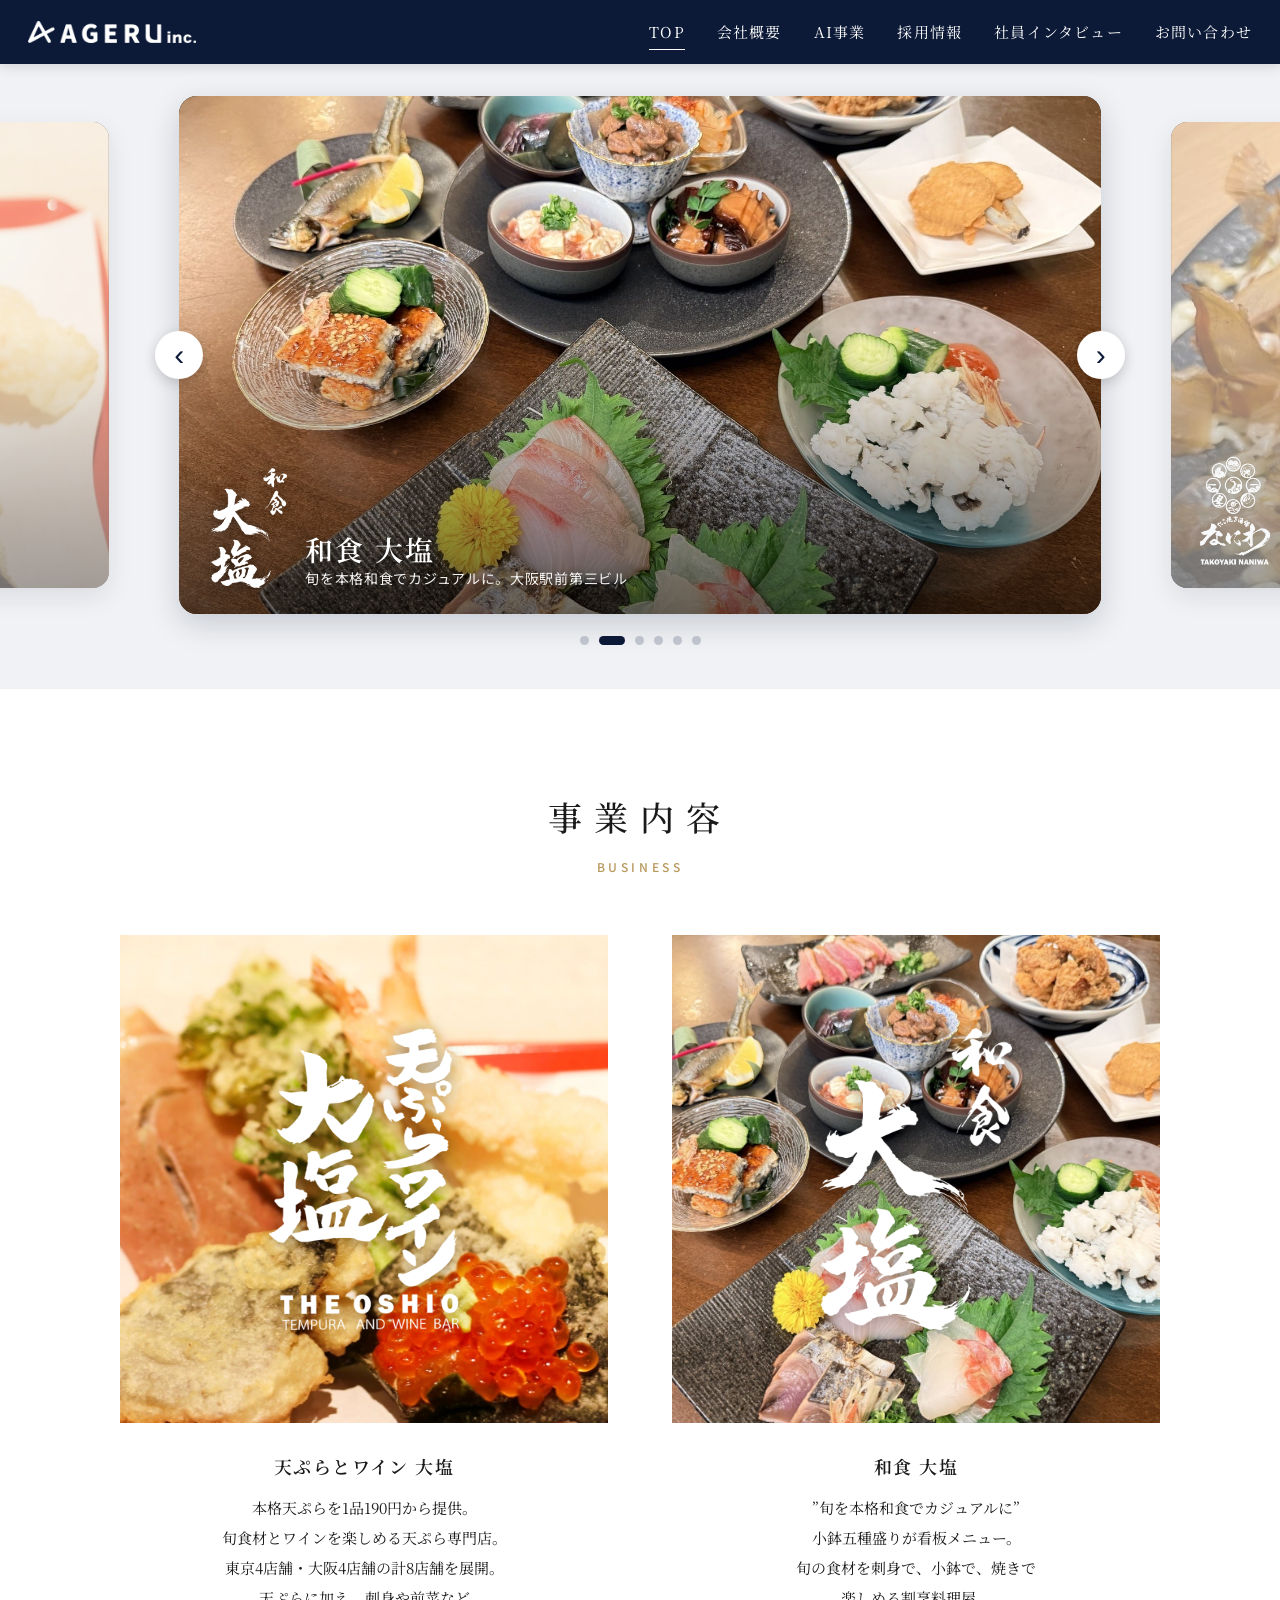
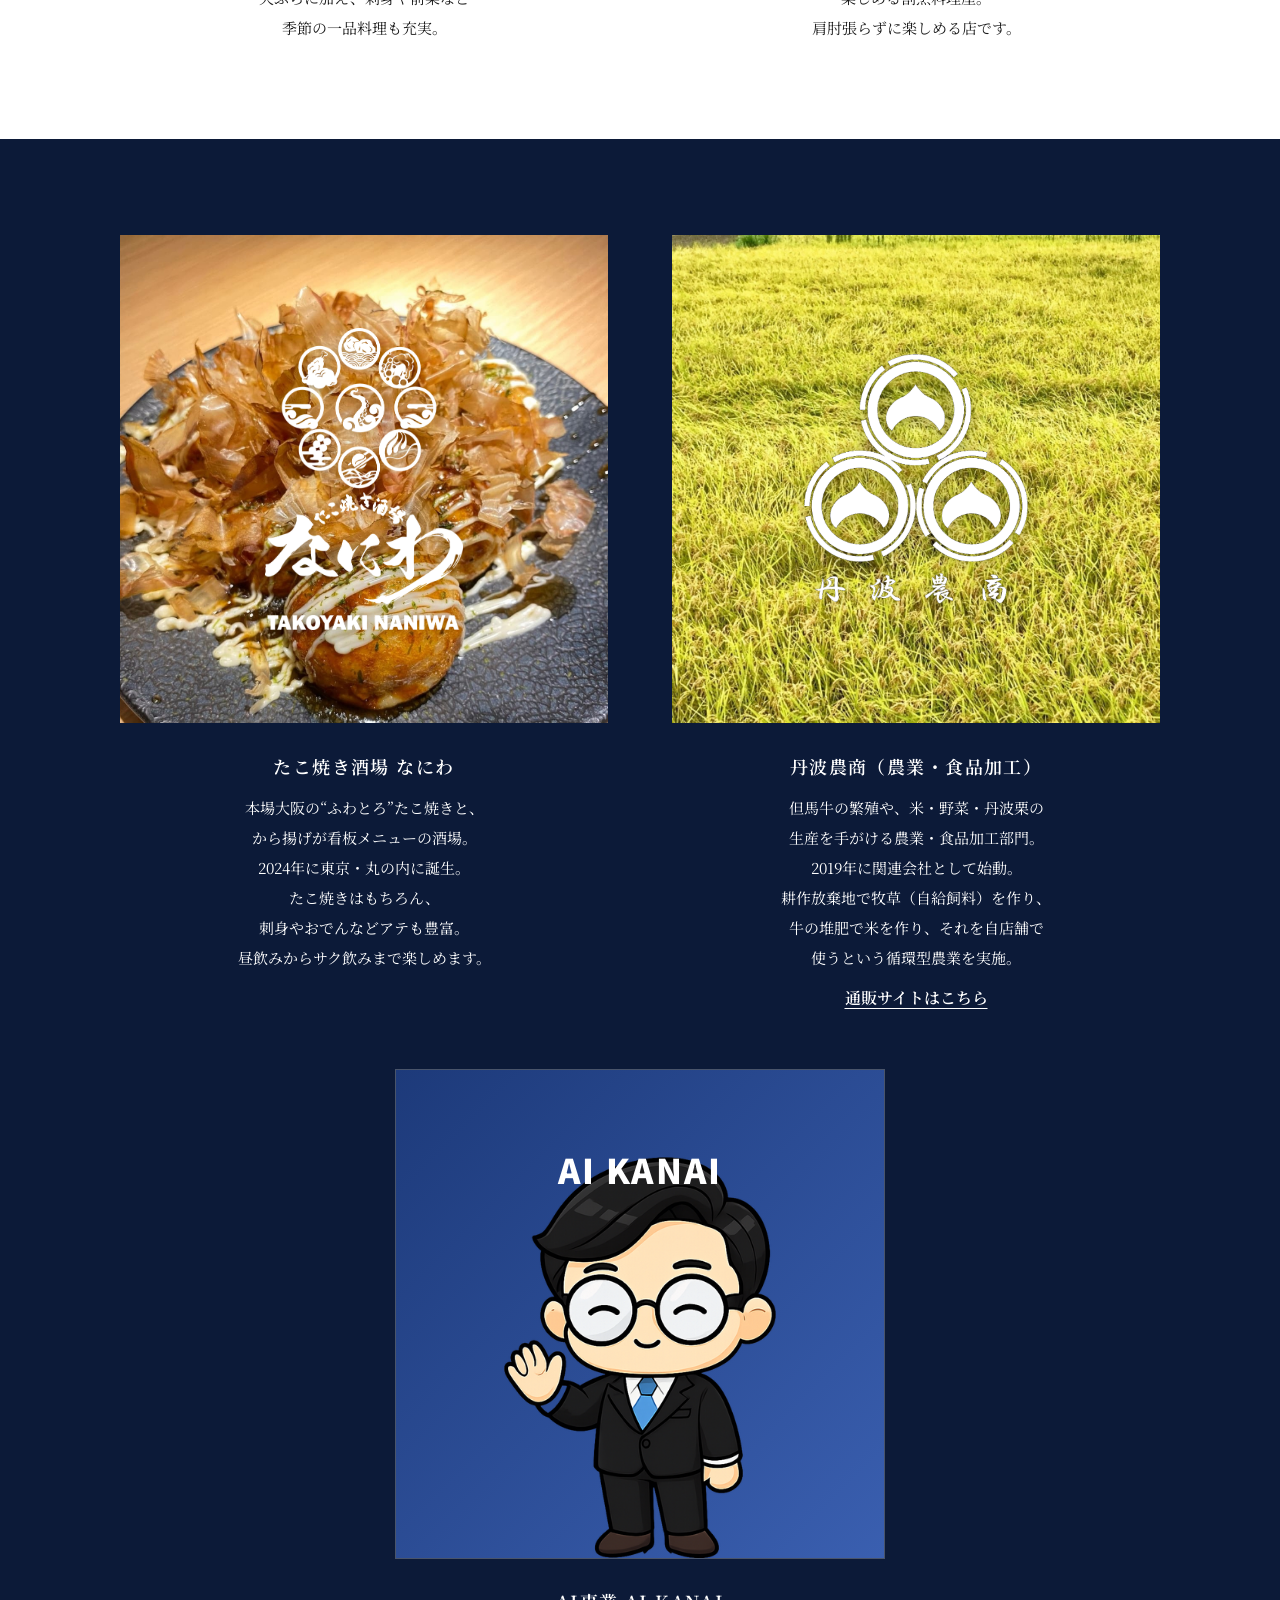
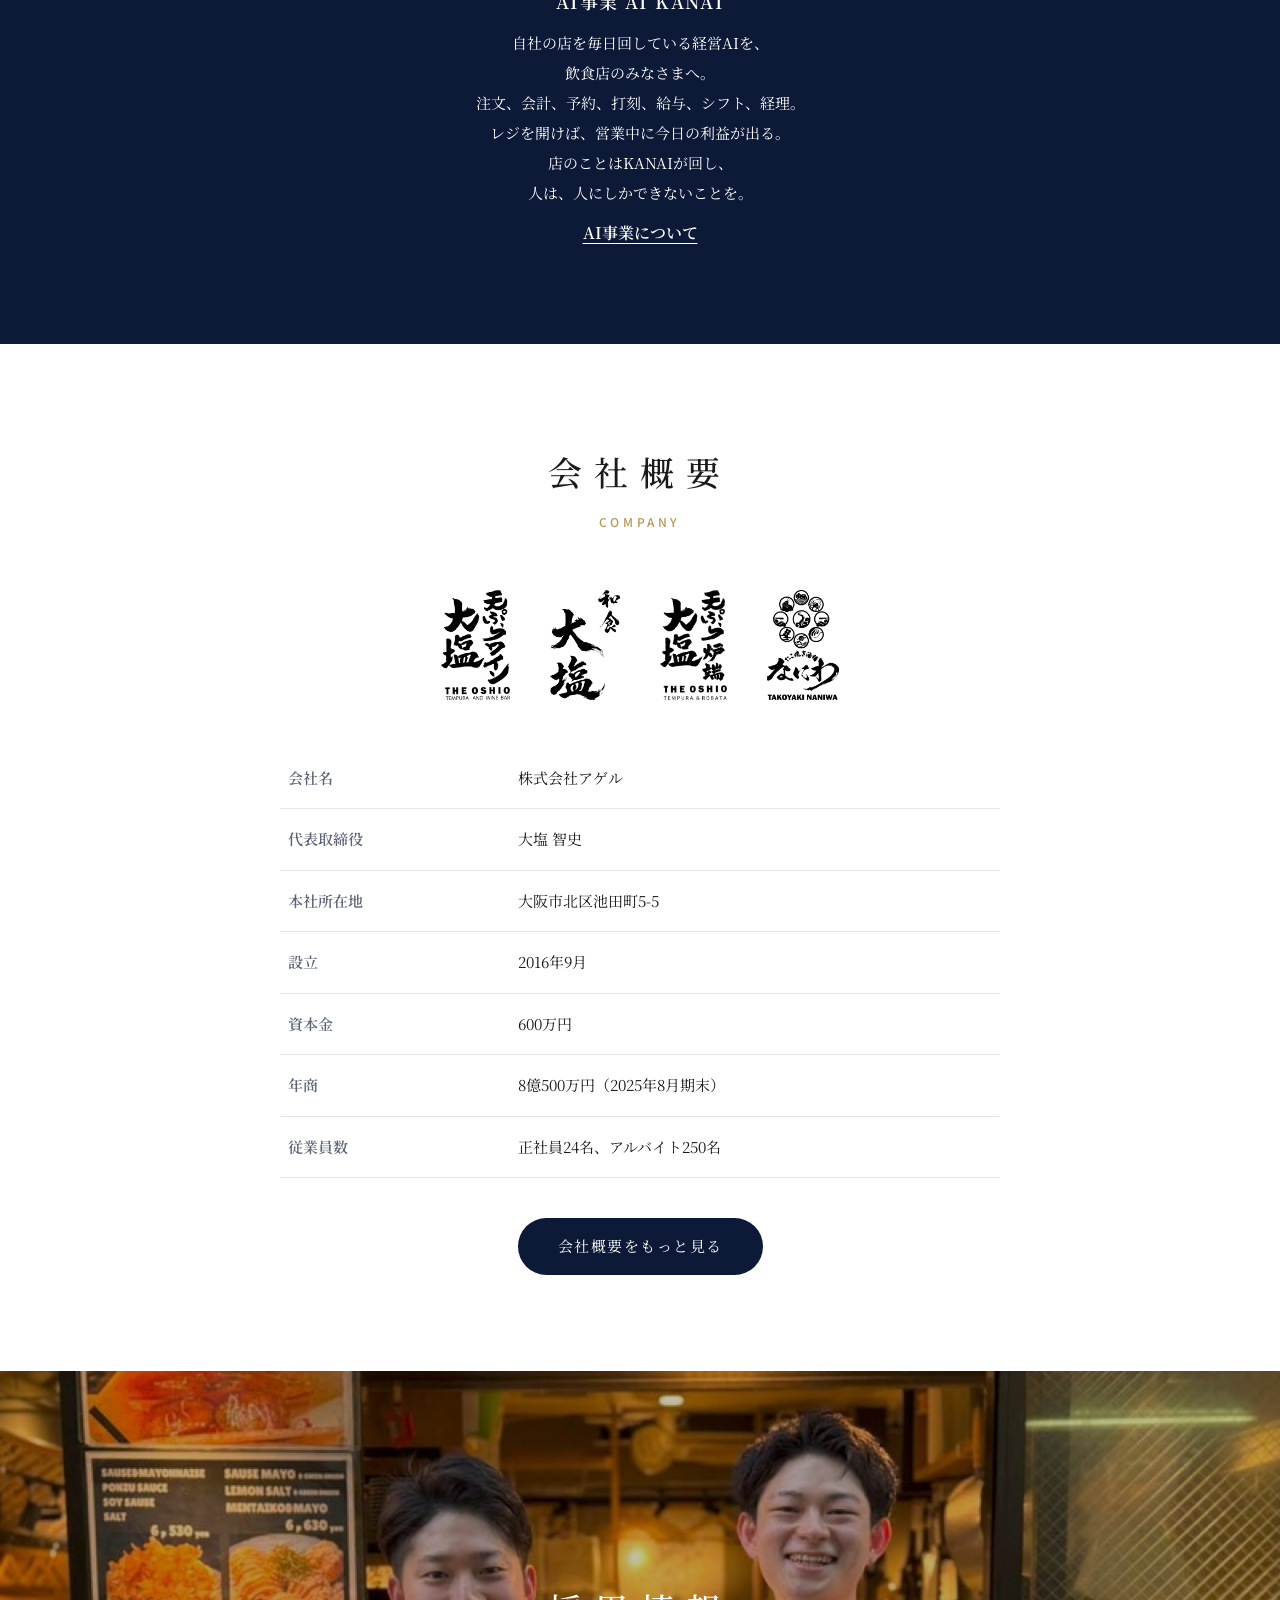
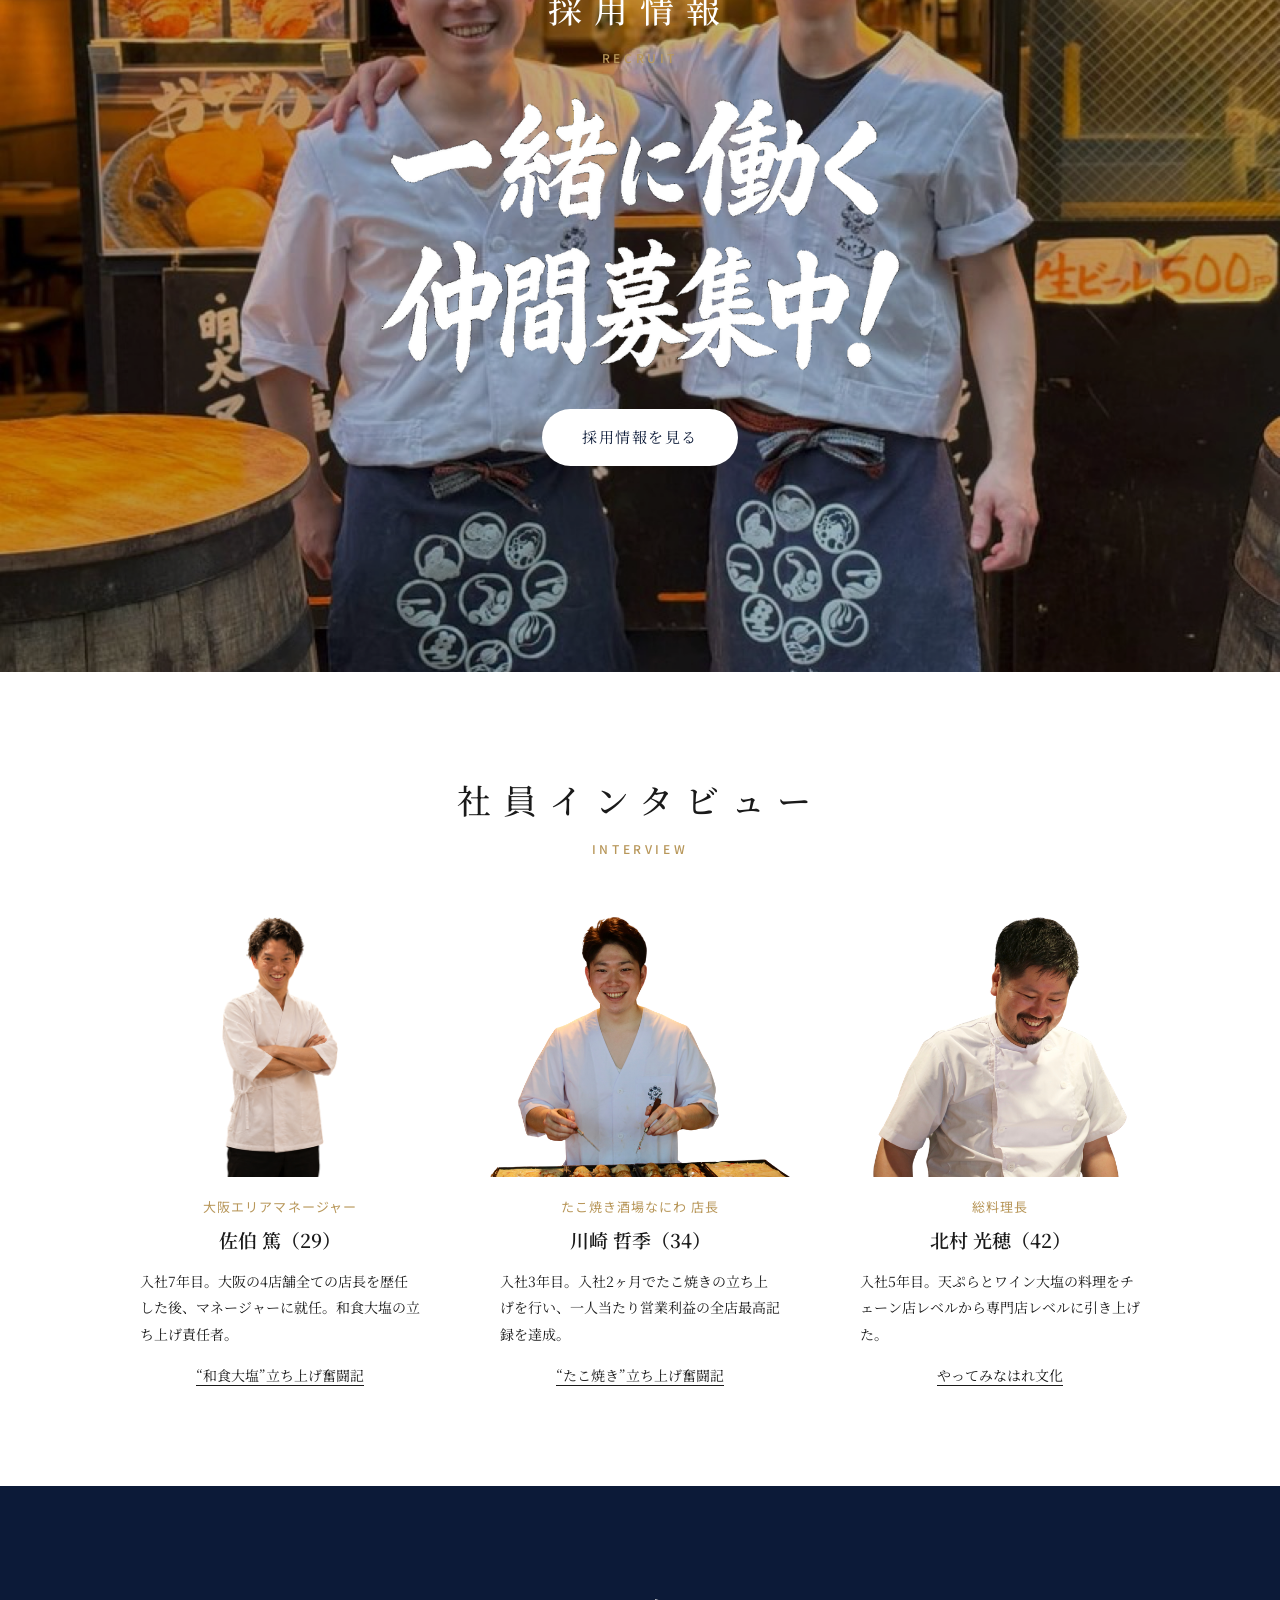
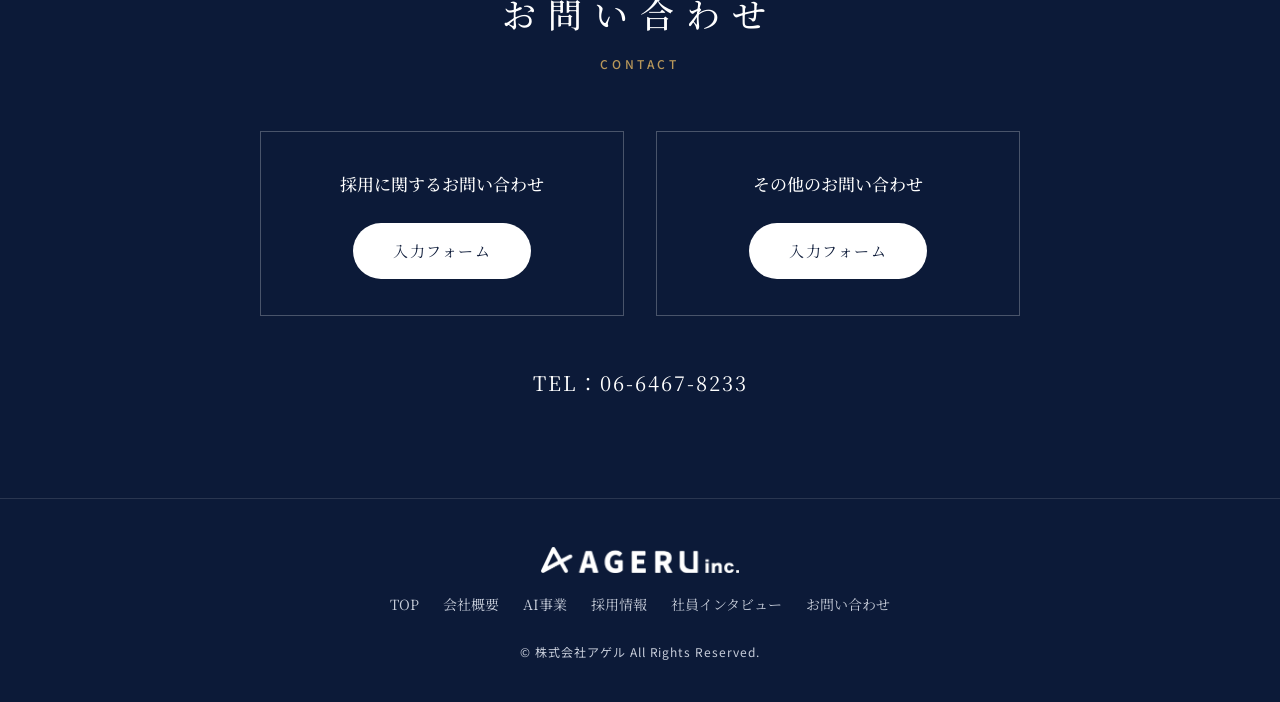
<file: index.html>
<!doctype html>
<html lang="ja">
<head>
<meta charset="utf-8">
<meta name="viewport" content="width=device-width,initial-scale=1">
<link rel="icon" href="img/favicon.png">
<link rel="preconnect" href="https://fonts.googleapis.com"><link rel="preconnect" href="https://fonts.gstatic.com" crossorigin>
<link href="https://fonts.googleapis.com/css2?family=Noto+Sans+JP:wght@400;500;800;900&family=Noto+Serif+JP:wght@400;500;600&display=swap" rel="stylesheet">
<link rel="stylesheet" href="style.css">

<title>株式会社アゲル｜天ぷらとワイン大塩・和食大塩・たこ焼き酒場なにわ</title>
<meta name="description" content="株式会社アゲルは「3つ星の味をもっとカジュアルに」をミッションに、天ぷらとワイン大塩・和食大塩・たこ焼き酒場なにわを大阪・東京で展開する飲食企業です。">
</head>
<body>
<header class="site-header">
  <a class="brand" href="index.html"><img src="img/logo-ageru-w.png" alt="AGERU inc."></a>
  <button class="menu-btn" aria-label="メニュー">☰</button>
  <nav>
    <a href="index.html">TOP</a>
    <a href="company.html">会社概要</a>
    <a href="ai.html">AI事業</a>
    <a href="recruit.html">採用情報</a>
    <a href="interview.html">社員インタビュー</a>
    <a href="index.html#contact">お問い合わせ</a>
  </nav>
</header>


<!-- ===== トップのスライド（写真を押すと各ページへ） ===== -->
<div class="slider" id="slider" aria-roledescription="carousel">
  <div class="slides">
    <a class="slide" href="https://tempuraoshio.com/" target="_blank" rel="noopener">
      <img src="img/top-tempura.jpg" alt="天ぷらとワイン 大塩">
      <div class="cap"><img class="cap-logo" src="img/logo-tempura-w.png" alt=""><span>天ぷらとワイン 大塩<small>旬に勝る素材なし。東京・大阪8店舗</small></span></div>
    </a>
    <a class="slide" href="https://agerucompany-ai.github.io/washoku-oshio-site/" target="_blank" rel="noopener">
      <img src="img/top-washoku.jpg" alt="和食 大塩">
      <div class="cap"><img class="cap-logo" src="img/logo-washoku-w.png" alt=""><span>和食 大塩<small>旬を本格和食でカジュアルに。大阪駅前第三ビル</small></span></div>
    </a>
    <a class="slide" href="https://agerucompany-ai.github.io/takoyakinaniwa-site/" target="_blank" rel="noopener">
      <img src="img/top-takoyaki.jpg" alt="たこ焼き酒場 なにわ">
      <div class="cap"><img class="cap-logo" src="img/logo-naniwa-w.png" alt=""><span>たこ焼き酒場 なにわ<small>本場大阪の“ふわとろ”たこ焼き。東京・丸の内</small></span></div>
    </a>
    <a class="slide" href="https://tambanosho.net/" target="_blank" rel="noopener">
      <img src="img/slide-tanba.jpg" alt="丹波農商の田んぼ">
      <div class="cap"><img class="cap-logo" src="img/logo-tanba-w2.png" alt=""><span>丹波農商<small>但馬牛・牧草・堆肥・米・丹波栗の循環型農業</small></span></div>
    </a>
    <a class="slide slide-ai" href="ai.html">
      <div class="ai-bg"><img src="img/ai/kanai_wave.png" alt="AI KANAI"></div>
      <div class="cap"><span>AI KANAI<small>店の経営を、AIに。自社10店で毎日動く飲食店経営AI</small></span></div>
    </a>
    <a class="slide" href="recruit.html">
      <img src="img/recruit-duo.jpg" alt="一緒に働く仲間">
      <div class="cap"><img class="cap-logo wide" src="img/copy-nakama.png" alt=""><span>採用情報<small>一緒に働く仲間、募集中</small></span></div>
    </a>
  </div>
  <button class="nav prev" aria-label="前へ">‹</button>
  <button class="nav next" aria-label="次へ">›</button>
  <div class="dots"></div>
</div>

<!-- ===== 事業内容（飲食） ===== -->
<section id="business">
  <div class="wrap">
    <h2 class="sec-title fade">事業内容<small>BUSINESS</small></h2>
    <div class="biz-grid">
      <div class="biz-card fade">
        <a class="ph" href="https://tempuraoshio.com/" target="_blank" rel="noopener">
          <img class="photo" src="img/top-tempura.jpg" alt="天ぷらとワイン 大塩の天ぷら">
          <img class="logo" src="img/logo-tempura-w.png" alt="天ぷらとワイン 大塩">
        </a>
        <h3>天ぷらとワイン 大塩</h3>
        <p>本格天ぷらを1品190円から提供。<br>旬食材とワインを楽しめる天ぷら専門店。<br>東京4店舗・大阪4店舗の計8店舗を展開。<br>天ぷらに加え、刺身や前菜など<br>季節の一品料理も充実。</p>
      </div>
      <div class="biz-card fade">
        <a class="ph" href="https://agerucompany-ai.github.io/washoku-oshio-site/" target="_blank" rel="noopener">
          <img class="photo" src="img/top-washoku.jpg" alt="和食 大塩の料理">
          <img class="logo" src="img/logo-washoku-w.png" alt="和食 大塩">
        </a>
        <h3>和食 大塩</h3>
        <p>”旬を本格和食でカジュアルに”<br>小鉢五種盛りが看板メニュー。<br>旬の食材を刺身で、小鉢で、焼きで<br>楽しめる割烹料理屋。<br>肩肘張らずに楽しめる店です。</p>
      </div>
    </div>
  </div>
</section>

<!-- ===== 事業内容（たこ焼き・農業） ===== -->
<section class="navy">
  <div class="wrap">
    <div class="biz-grid">
      <div class="biz-card fade">
        <a class="ph" href="https://agerucompany-ai.github.io/takoyakinaniwa-site/" target="_blank" rel="noopener">
          <img class="photo" src="img/top-takoyaki.jpg" alt="たこ焼き酒場 なにわのたこ焼き">
          <img class="logo" src="img/logo-naniwa-w.png" alt="たこ焼き酒場 なにわ">
        </a>
        <h3>たこ焼き酒場 なにわ</h3>
        <p>本場大阪の“ふわとろ”たこ焼きと、<br>から揚げが看板メニューの酒場。<br>2024年に東京・丸の内に誕生。<br>たこ焼きはもちろん、<br>刺身やおでんなどアテも豊富。<br>昼飲みからサク飲みまで楽しめます。</p>
      </div>
      <div class="biz-card fade">
        <a class="ph" href="https://tambanosho.net/" target="_blank" rel="noopener">
          <img class="photo" src="img/top-tanba.jpg" alt="丹波農商の田んぼ">
          <img class="logo" src="img/logo-tanba-w.png" alt="丹波農商">
        </a>
        <h3>丹波農商（農業・食品加工）</h3>
        <p>但馬牛の繁殖や、米・野菜・丹波栗の<br>生産を手がける農業・食品加工部門。<br>2019年に関連会社として始動。<br>耕作放棄地で牧草（自給飼料）を作り、<br>牛の堆肥で米を作り、それを自店舗で<br>使うという循環型農業を実施。</p>
        <a class="more" href="https://tamba-nosho.com/" target="_blank" rel="noopener">通販サイトはこちら</a>
      </div>
      <div class="biz-card fade">
        <a class="ph ai-ph" href="ai.html">
          <span class="ai-ph-title">AI KANAI</span>
          <img class="photo" src="img/ai/kanai_wave.png" alt="AI KANAI">
        </a>
        <h3>AI事業 AI KANAI</h3>
        <p>自社の店を毎日回している経営AIを、<br>飲食店のみなさまへ。<br>注文、会計、予約、打刻、給与、シフト、経理。<br>レジを開けば、営業中に今日の利益が出る。<br>店のことはKANAIが回し、<br>人は、人にしかできないことを。</p>
        <a class="more" href="ai.html">AI事業について</a>
      </div>
    </div>
  </div>
</section>

<!-- ===== 会社概要（抜粋） ===== -->
<section id="company">
  <div class="narrow">
    <h2 class="sec-title fade">会社概要<small>COMPANY</small></h2>
    <div class="brand-row fade">
      <img src="img/logo-tempura.png" alt="天ぷらとワイン 大塩">
      <img src="img/logo-washoku.png" alt="和食 大塩">
      <img src="img/logo-robata.png" alt="天ぷらと炉端 大塩">
      <img src="img/logo-naniwa.png" alt="たこ焼き酒場 なにわ">
    </div>
    <table class="info-table fade">
      <tr><th>会社名</th><td>株式会社アゲル</td></tr>
      <tr><th>代表取締役</th><td>大塩 智史</td></tr>
      <tr><th>本社所在地</th><td>大阪市北区池田町5-5</td></tr>
      <tr><th>設立</th><td>2016年9月</td></tr>
      <tr><th>資本金</th><td>600万円</td></tr>
      <tr><th>年商</th><td>8億500万円（2025年8月期末）</td></tr>
      <tr><th>従業員数</th><td>正社員24名、アルバイト250名</td></tr>
    </table>
    <p class="center" style="margin-top:40px"><a class="btn" href="company.html">会社概要をもっと見る</a></p>
  </div>
</section>

<!-- ===== 採用情報バナー ===== -->
<section class="recruit-banner" id="recruit">
  <img src="img/recruit-duo.jpg" alt="たこ焼き酒場なにわのスタッフ">
  <div class="inner">
    <h2 class="sec-title fade" style="margin-bottom:0">採用情報<small>RECRUIT</small></h2>
    <img class="copy fade" src="img/copy-nakama.png" alt="一緒に働く仲間募集中！">
    <a class="btn light fade" href="recruit.html">採用情報を見る</a>
  </div>
</section>

<!-- ===== 社員インタビュー ===== -->
<section id="interview">
  <div class="wrap">
    <h2 class="sec-title fade">社員インタビュー<small>INTERVIEW</small></h2>
    <div class="staff-grid">
      <div class="staff fade">
        <div class="pic"><img src="img/staff-saeki.png" alt="佐伯篤"></div>
        <div class="role">大阪エリアマネージャー</div>
        <h3>佐伯 篤（29）</h3>
        <p>入社7年目。大阪の4店舗全ての店長を歴任した後、マネージャーに就任。和食大塩の立ち上げ責任者。</p>
        <a class="note" href="https://note.com/tempura_oshio/n/n9060847c7496" target="_blank" rel="noopener">“和食大塩”立ち上げ奮闘記</a>
      </div>
      <div class="staff fade">
        <div class="pic"><img src="img/staff-kawasaki.png" alt="川崎哲季"></div>
        <div class="role">たこ焼き酒場なにわ 店長</div>
        <h3>川崎 哲季（34）</h3>
        <p>入社3年目。入社2ヶ月でたこ焼きの立ち上げを行い、一人当たり営業利益の全店最高記録を達成。</p>
        <a class="note" href="https://note.com/tempura_oshio/n/n6367b9b56bcf" target="_blank" rel="noopener">“たこ焼き”立ち上げ奮闘記</a>
      </div>
      <div class="staff fade">
        <div class="pic"><img src="img/staff-kitamura.png" alt="北村光穂"></div>
        <div class="role">総料理長</div>
        <h3>北村 光穂（42）</h3>
        <p>入社5年目。天ぷらとワイン大塩の料理をチェーン店レベルから専門店レベルに引き上げた。</p>
        <a class="note" href="https://note.com/tempura_oshio/n/n90c2a59458f2" target="_blank" rel="noopener">やってみなはれ文化</a>
      </div>
    </div>
  </div>
</section>

<!-- ===== お問い合わせ ===== -->
<section class="navy" id="contact">
  <div class="wrap">
    <h2 class="sec-title fade">お問い合わせ<small>CONTACT</small></h2>
    <div class="contact fade">
      <div class="box">
        <h3>採用に関するお問い合わせ</h3>
        <a class="btn light" href="https://form.run/@ageru-company-3PA2SbEuI3FHbvnv688Y" target="_blank" rel="noopener">入力フォーム</a>
      </div>
      <div class="box">
        <h3>その他のお問い合わせ</h3>
        <a class="btn light" href="https://form.run/@info-Nx0HH2dKrjbov7UuOJyW" target="_blank" rel="noopener">入力フォーム</a>
      </div>
    </div>
    <p class="tel fade">TEL：<a href="tel:0664678233">06-6467-8233</a></p>
  </div>
</section>

<footer class="site-footer">
  <img src="img/logo-ageru-w.png" alt="AGERU inc.">
  <nav>
    <a href="index.html">TOP</a><a href="company.html">会社概要</a><a href="ai.html">AI事業</a><a href="recruit.html">採用情報</a><a href="interview.html">社員インタビュー</a><a href="index.html#contact">お問い合わせ</a>
  </nav>
  <small>© 株式会社アゲル All Rights Reserved.</small>
</footer>
<script src="site.js"></script>

</body>
</html>
</file>
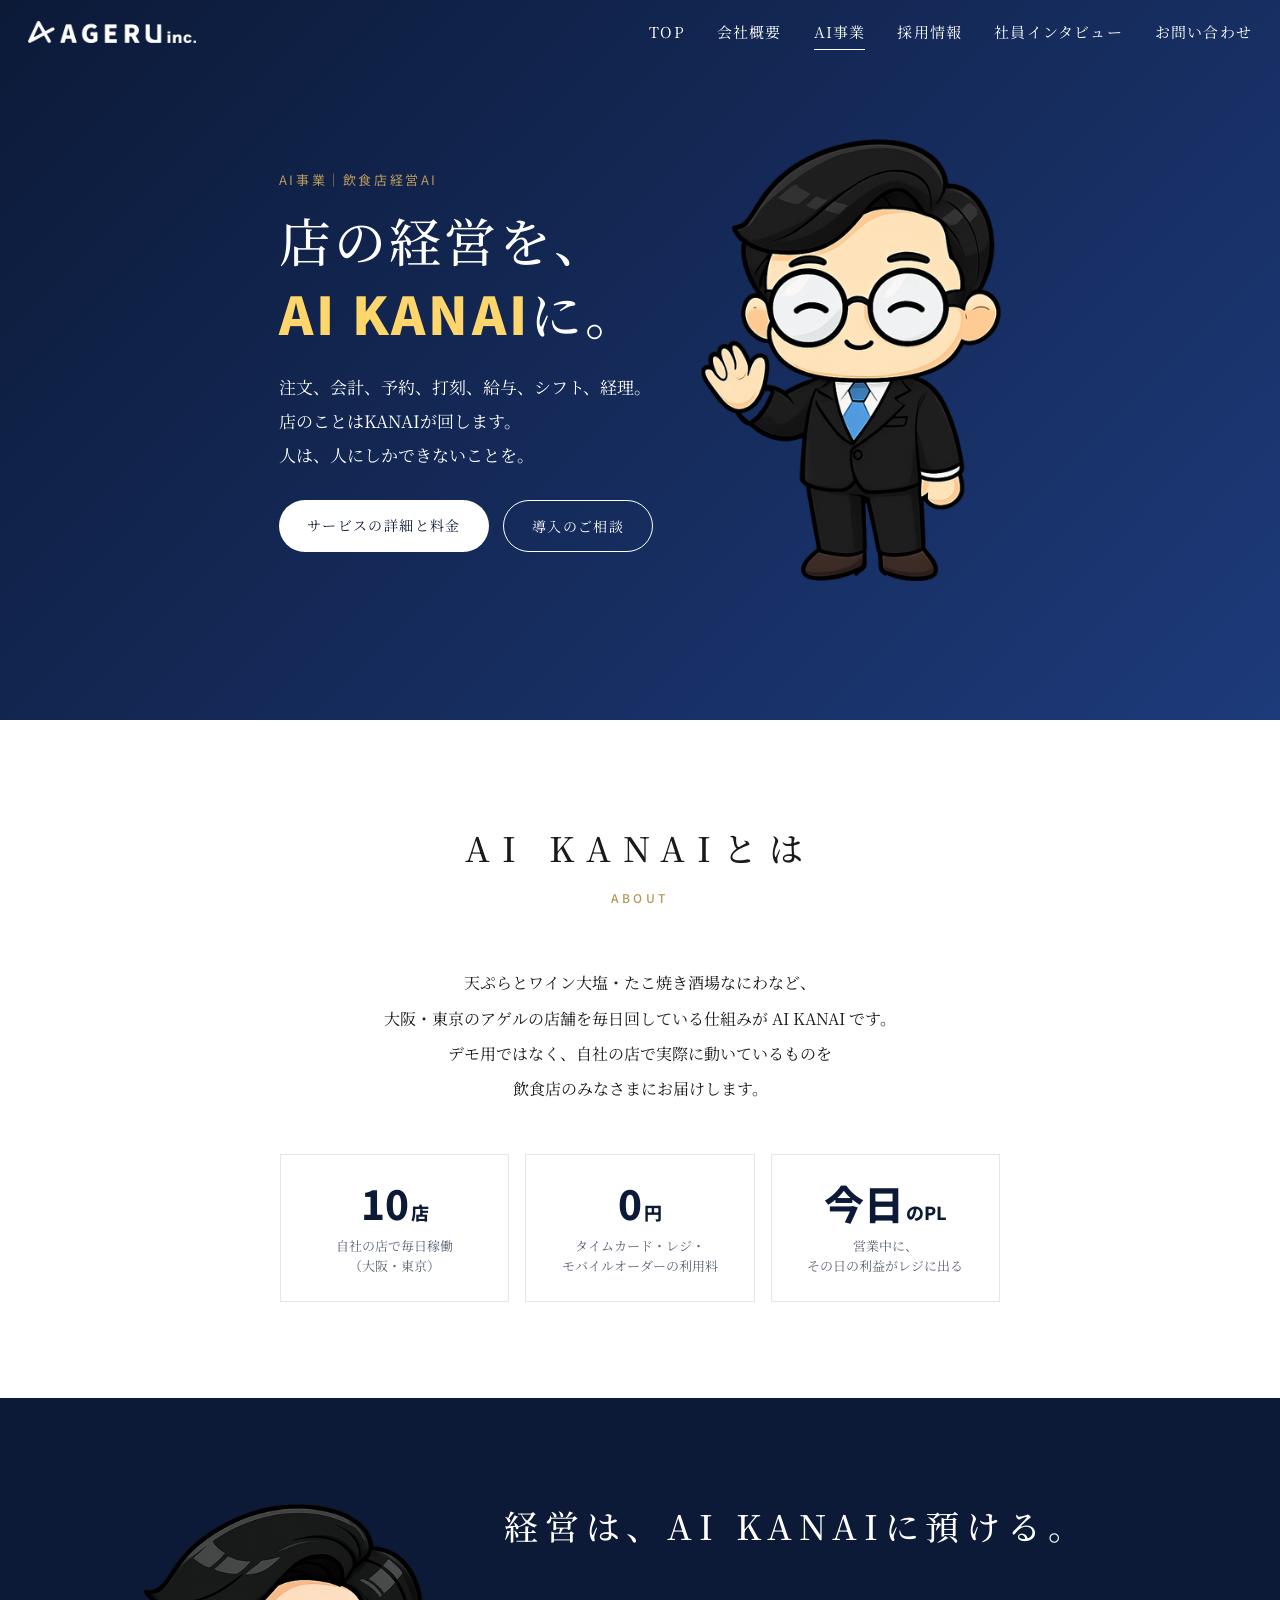
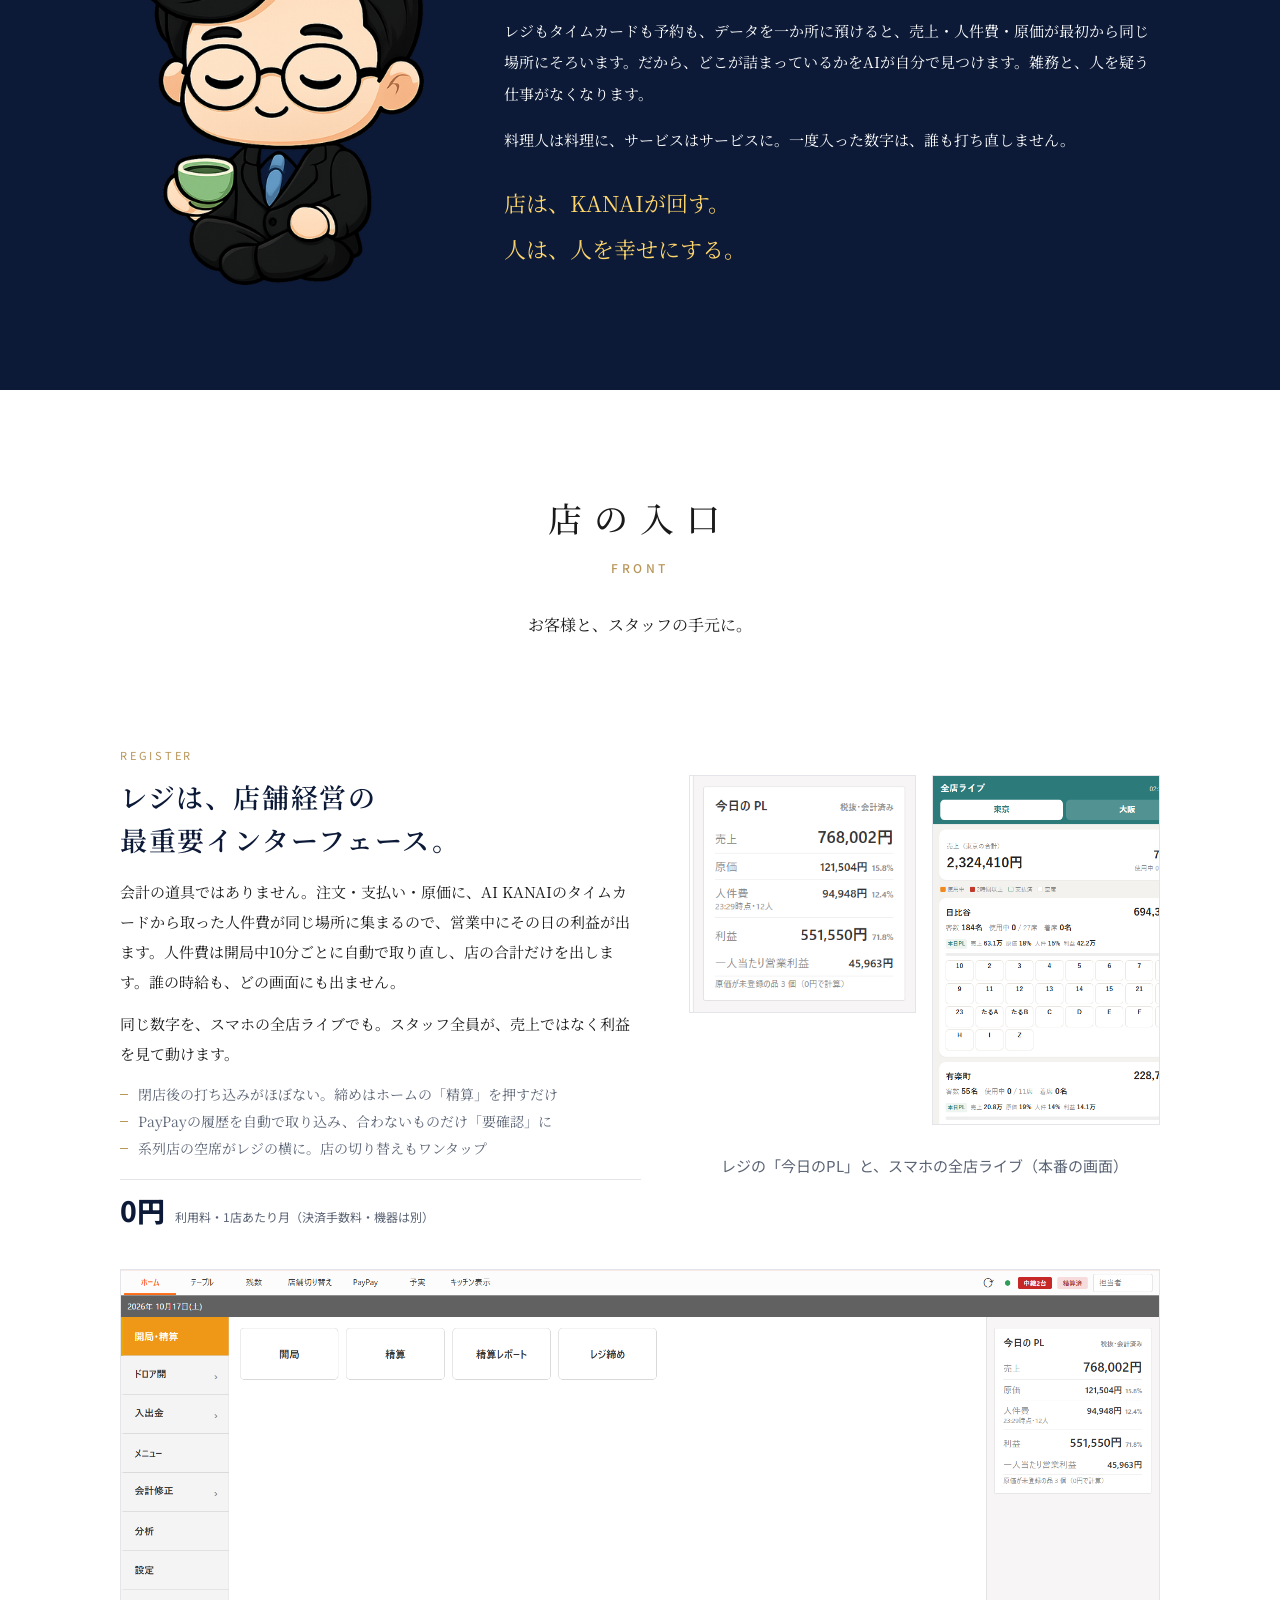
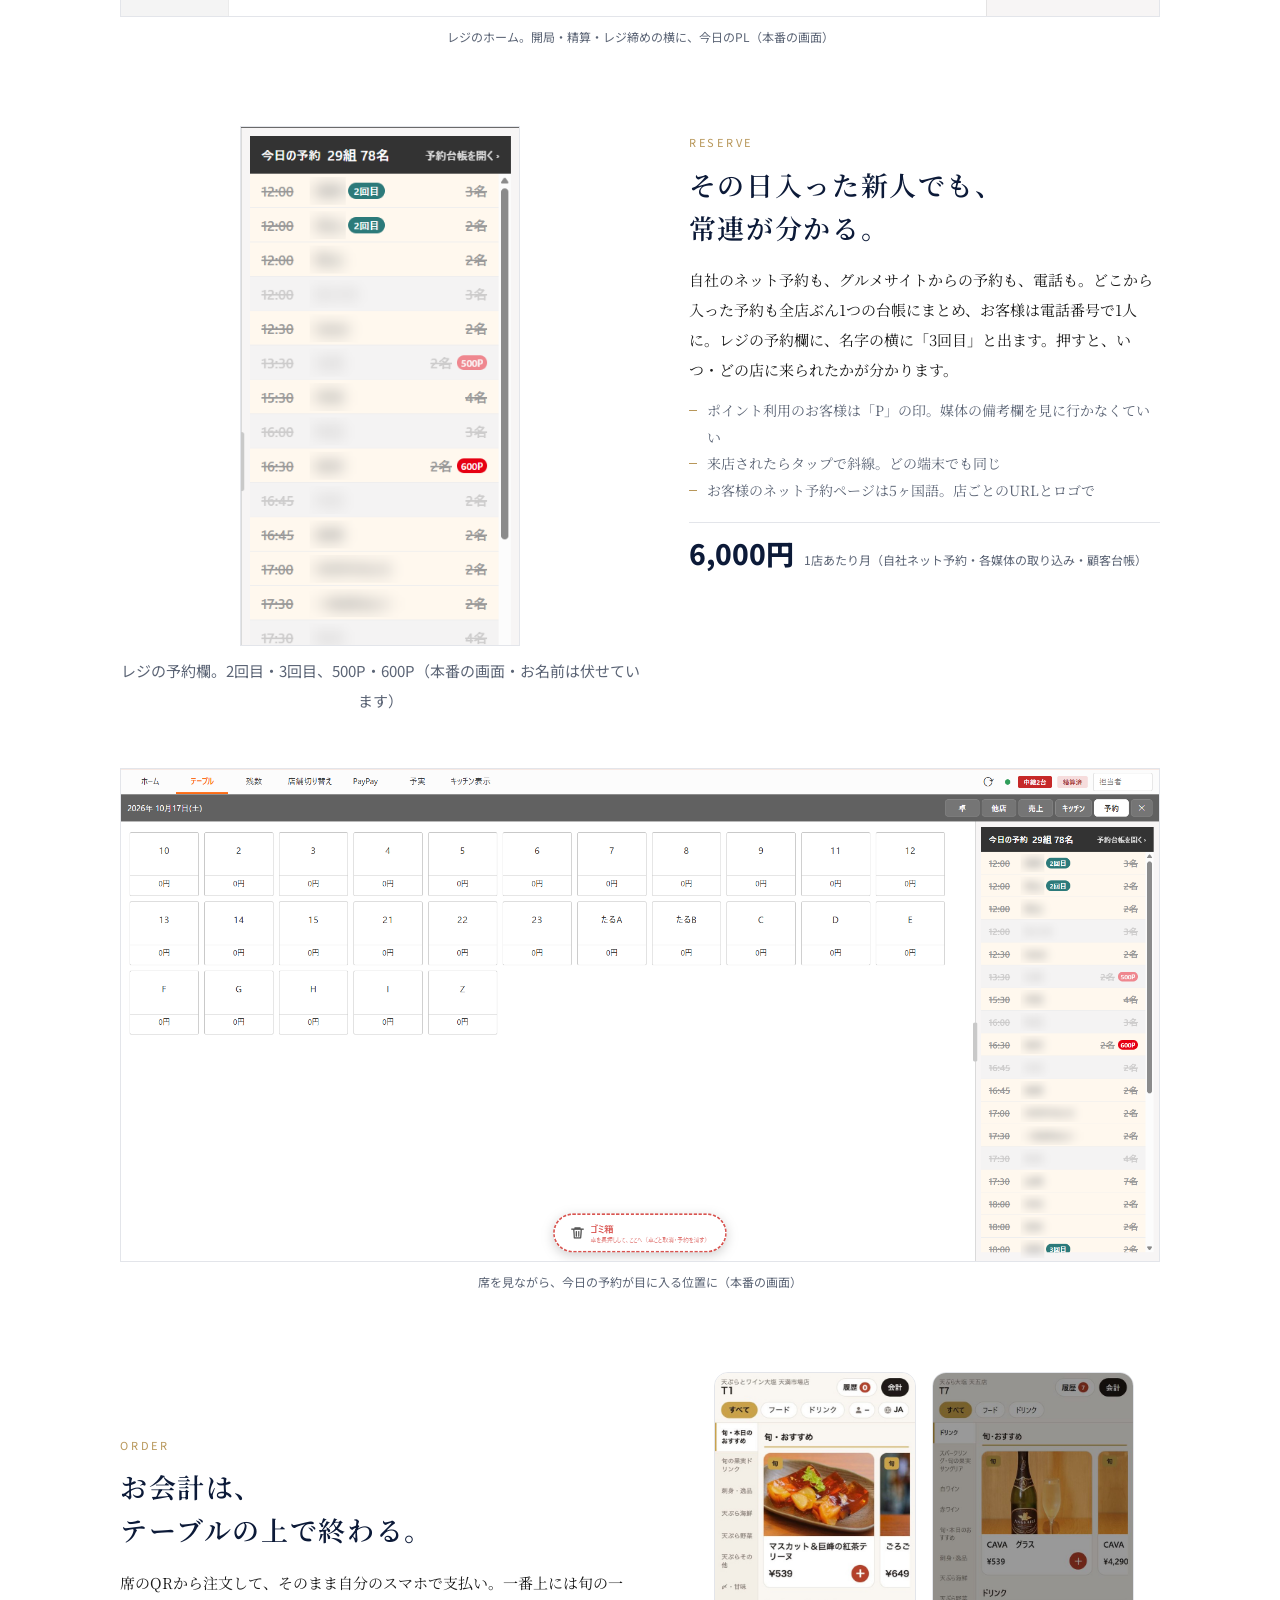
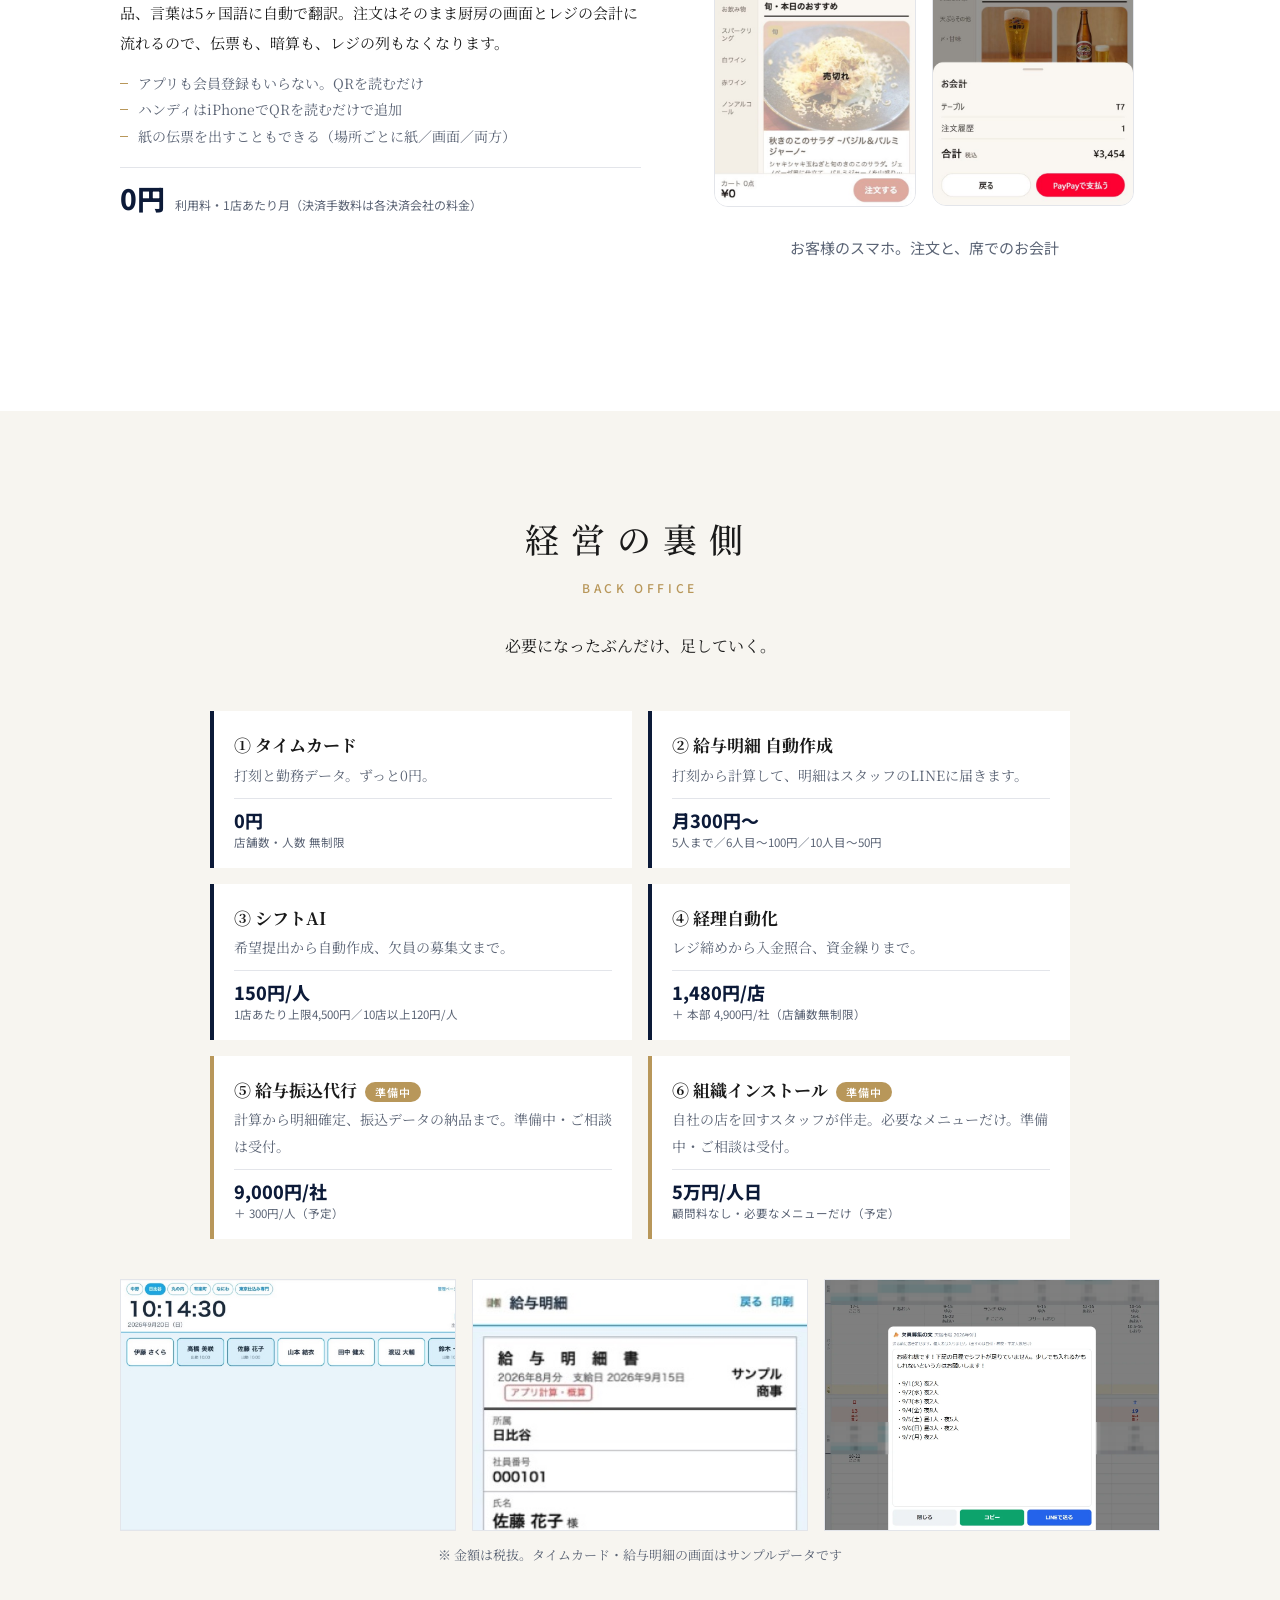
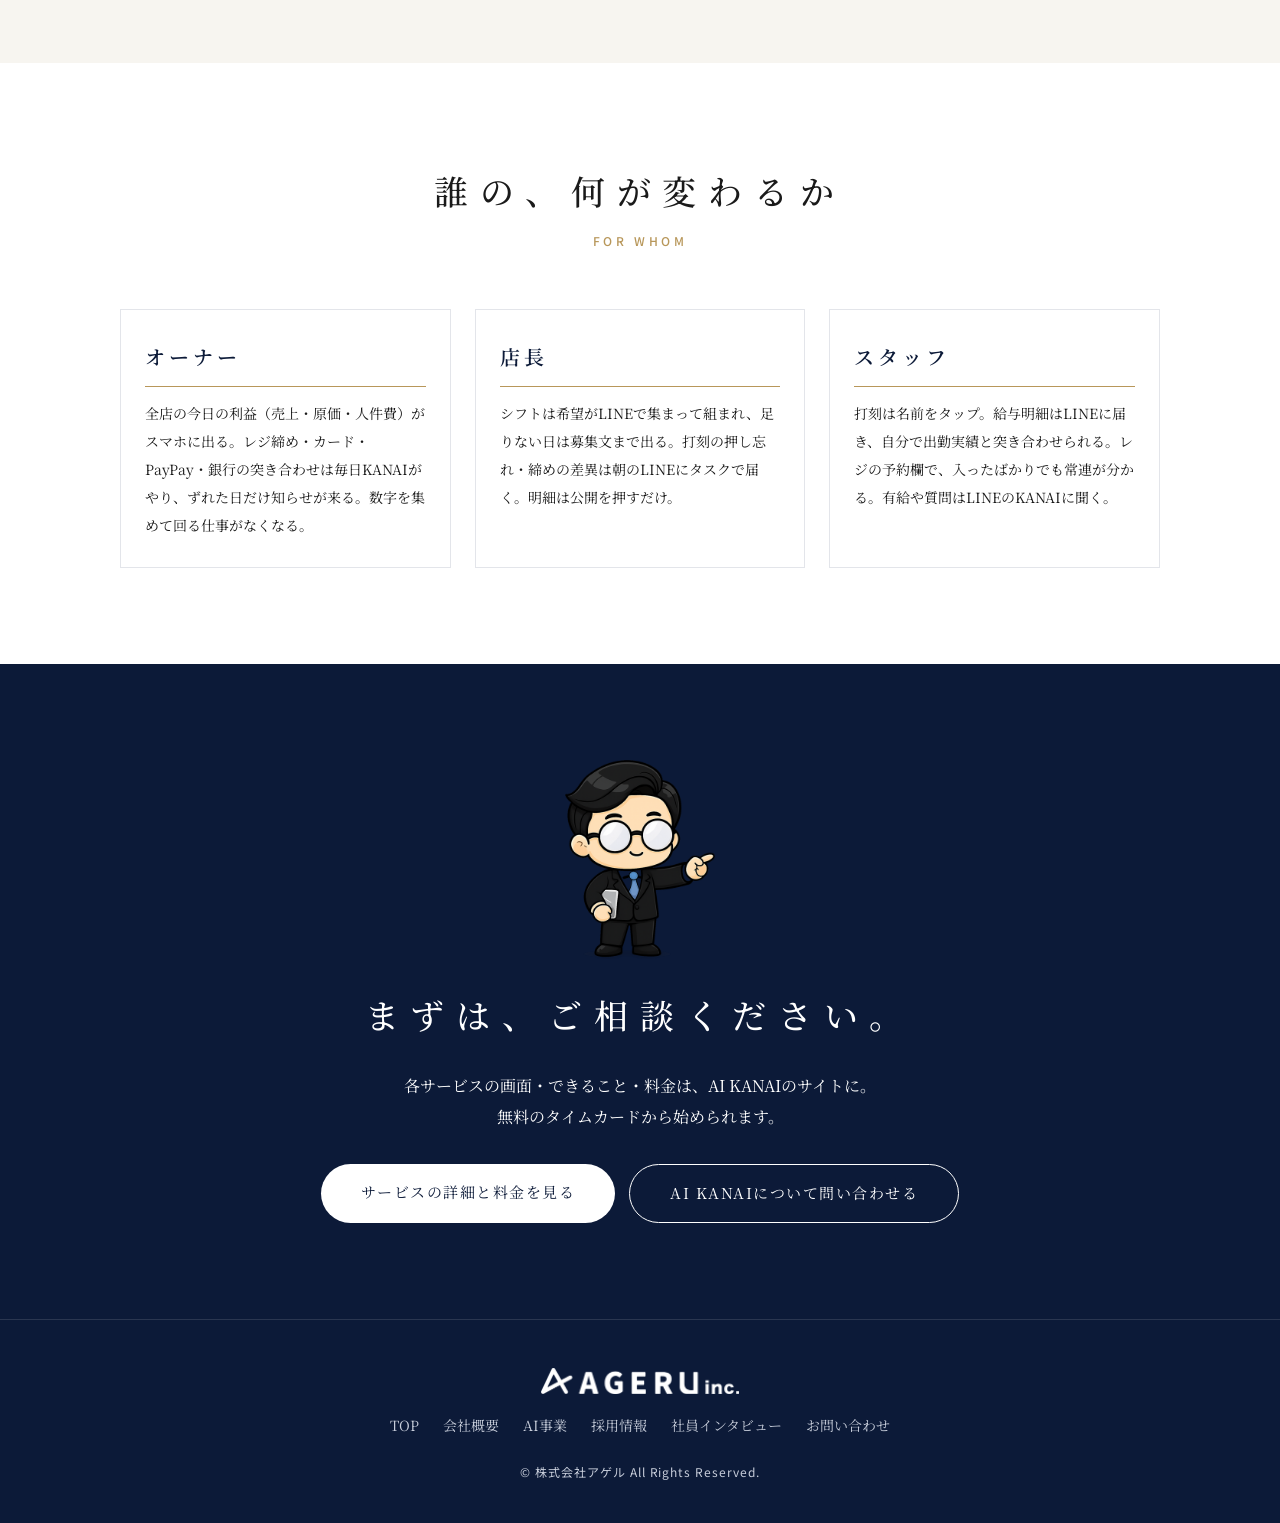
<file: ai.html>
<!doctype html>
<html lang="ja">
<head>
<meta charset="utf-8">
<meta name="viewport" content="width=device-width,initial-scale=1">
<link rel="icon" href="img/favicon.png">
<link rel="preconnect" href="https://fonts.googleapis.com"><link rel="preconnect" href="https://fonts.gstatic.com" crossorigin>
<link href="https://fonts.googleapis.com/css2?family=Noto+Sans+JP:wght@400;500;800;900&family=Noto+Serif+JP:wght@400;500;600&display=swap" rel="stylesheet">
<link rel="stylesheet" href="style.css">

<title>AI事業 AI KANAI｜株式会社アゲル</title>
<meta name="description" content="飲食店経営AI「AI KANAI」。注文、会計、予約、打刻、給与、シフト、経理。自社10店舗で毎日動いている仕組みを、飲食店のみなさまへ。レジを開けば、営業中に今日の利益が出ます。">
</head>
<body>
<header class="site-header">
  <a class="brand" href="index.html"><img src="img/logo-ageru-w.png" alt="AGERU inc."></a>
  <button class="menu-btn" aria-label="メニュー">☰</button>
  <nav>
    <a href="index.html">TOP</a>
    <a href="company.html">会社概要</a>
    <a href="ai.html">AI事業</a>
    <a href="recruit.html">採用情報</a>
    <a href="interview.html">社員インタビュー</a>
    <a href="index.html#contact">お問い合わせ</a>
  </nav>
</header>

<!-- 内容の正本は AI KANAI の LP（https://ai-kanai.onrender.com/lp）。料金は saasPlan.js（2026-10-20 時点）の値を転記。金額を変えるときは LP に合わせる。 -->
<!-- 画像: reg_pl_*.png / reg_yoyaku_*.png / live_board.png は 2026-10-17 の本番画面（お名前はぼかし済み・触らない）。reg_*.jpg / pos_*.jpg / kiosk / kyuyo はダミー環境のサンプル。 -->

<!-- ===== ヒーロー ===== -->
<div class="hero ai-hero">
  <div class="hero-inner ai-hero-inner">
    <div class="ai-hero-text">
      <p class="ai-eyebrow">AI事業｜飲食店経営AI</p>
      <h1 class="ai-h1">店の経営を、<br><span>AI KANAI</span>に。</h1>
      <p class="ai-lead">注文、会計、予約、打刻、給与、シフト、経理。<br>店のことはKANAIが回します。<br>人は、人にしかできないことを。</p>
      <div class="ai-hero-btns">
        <a class="btn light" href="https://ai-kanai.onrender.com/lp" target="_blank" rel="noopener">サービスの詳細と料金</a>
        <a class="btn outline" href="https://ai-kanai.onrender.com/contact" target="_blank" rel="noopener">導入のご相談</a>
      </div>
    </div>
    <img class="ai-hero-chara" src="img/ai/kanai_wave.png" alt="AI KANAI">
  </div>
</div>

<!-- ===== AI KANAIとは ===== -->
<section>
  <div class="narrow">
    <h2 class="sec-title fade">AI KANAIとは<small>ABOUT</small></h2>
    <p class="lead fade">天ぷらとワイン大塩・たこ焼き酒場なにわなど、<br>大阪・東京のアゲルの店舗を毎日回している仕組みが AI KANAI です。<br>デモ用ではなく、自社の店で実際に動いているものを<br>飲食店のみなさまにお届けします。</p>
    <div class="ai-stats fade">
      <div><b>10<small>店</small></b><span>自社の店で毎日稼働<br>（大阪・東京）</span></div>
      <div><b>0<small>円</small></b><span>タイムカード・レジ・<br>モバイルオーダーの利用料</span></div>
      <div><b>今日<small>のPL</small></b><span>営業中に、<br>その日の利益がレジに出る</span></div>
    </div>
  </div>
</section>

<!-- ===== 考え方 ===== -->
<section class="navy">
  <div class="wrap ai-concept">
    <img class="fade" src="img/ai/kanai_tea.png" alt="">
    <div class="fade">
      <h2 class="sec-title" style="text-align:left;letter-spacing:.2em">経営は、AI KANAIに預ける。</h2>
      <p>レジもタイムカードも予約も、データを一か所に預けると、売上・人件費・原価が最初から同じ場所にそろいます。だから、どこが詰まっているかをAIが自分で見つけます。雑務と、人を疑う仕事がなくなります。</p>
      <p>料理人は料理に、サービスはサービスに。一度入った数字は、誰も打ち直しません。</p>
      <p class="ai-motto">店は、KANAIが回す。<br>人は、人を幸せにする。</p>
    </div>
  </div>
</section>

<!-- ===== 店の入口 ===== -->
<section>
  <div class="wrap">
    <h2 class="sec-title fade">店の入口<small>FRONT</small></h2>
    <p class="lead fade" style="margin-top:-28px;margin-bottom:56px">お客様と、スタッフの手元に。</p>

    <!-- レジ -->
    <div class="ai-feat fade">
      <div class="txt">
        <span class="tag">REGISTER</span>
        <h3>レジは、店舗経営の<br>最重要インターフェース。</h3>
        <p>会計の道具ではありません。注文・支払い・原価に、AI KANAIのタイムカードから取った人件費が同じ場所に集まるので、営業中にその日の利益が出ます。人件費は開局中10分ごとに自動で取り直し、店の合計だけを出します。誰の時給も、どの画面にも出ません。</p>
        <p>同じ数字を、スマホの全店ライブでも。スタッフ全員が、売上ではなく利益を見て動けます。</p>
        <ul class="ai-points">
          <li>閉店後の打ち込みがほぼない。締めはホームの「精算」を押すだけ</li>
          <li>PayPayの履歴を自動で取り込み、合わないものだけ「要確認」に</li>
          <li>系列店の空席がレジの横に。店の切り替えもワンタップ</li>
        </ul>
        <p class="ai-price"><b>0円</b><span>利用料・1店あたり月（決済手数料・機器は別）</span></p>
      </div>
      <div class="vis vis-pl">
        <img class="card" src="img/ai/reg_pl_card.png" alt="レジのホームに出る今日のPL（売上・原価・人件費・利益）">
        <img class="phone" src="img/ai/live_board.png" alt="スマホの全店ライブ（店ごとの本日PL）">
        <p class="ai-cap">レジの「今日のPL」と、スマホの全店ライブ（本番の画面）</p>
      </div>
    </div>
    <div class="ai-wide fade">
      <img src="img/ai/reg_pl_home.png" alt="レジのホーム画面。右に今日のPL">
      <p class="ai-cap">レジのホーム。開局・精算・レジ締めの横に、今日のPL（本番の画面）</p>
    </div>

    <!-- 予約台帳 -->
    <div class="ai-feat rev fade">
      <div class="txt">
        <span class="tag">RESERVE</span>
        <h3>その日入った新人でも、<br>常連が分かる。</h3>
        <p>自社のネット予約も、グルメサイトからの予約も、電話も。どこから入った予約も全店ぶん1つの台帳にまとめ、お客様は電話番号で1人に。レジの予約欄に、名字の横に「3回目」と出ます。押すと、いつ・どの店に来られたかが分かります。</p>
        <ul class="ai-points">
          <li>ポイント利用のお客様は「P」の印。媒体の備考欄を見に行かなくていい</li>
          <li>来店されたらタップで斜線。どの端末でも同じ</li>
          <li>お客様のネット予約ページは5ヶ国語。店ごとのURLとロゴで</li>
        </ul>
        <p class="ai-price"><b>6,000円</b><span>1店あたり月（自社ネット予約・各媒体の取り込み・顧客台帳）</span></p>
      </div>
      <div class="vis vis-col">
        <img class="col" src="img/ai/reg_yoyaku_col.png" alt="レジの予約欄。今日の予約と来店回数、ポイント利用の印">
        <p class="ai-cap">レジの予約欄。2回目・3回目、500P・600P（本番の画面・お名前は伏せています）</p>
      </div>
    </div>
    <div class="ai-wide fade">
      <img src="img/ai/reg_yoyaku_tables.png" alt="レジのテーブル画面。右に今日の予約">
      <p class="ai-cap">席を見ながら、今日の予約が目に入る位置に（本番の画面）</p>
    </div>

    <!-- モバイルオーダー -->
    <div class="ai-feat fade">
      <div class="txt">
        <span class="tag">ORDER</span>
        <h3>お会計は、<br>テーブルの上で終わる。</h3>
        <p>席のQRから注文して、そのまま自分のスマホで支払い。一番上には旬の一品、言葉は5ヶ国語に自動で翻訳。注文はそのまま厨房の画面とレジの会計に流れるので、伝票も、暗算も、レジの列もなくなります。</p>
        <ul class="ai-points">
          <li>アプリも会員登録もいらない。QRを読むだけ</li>
          <li>ハンディはiPhoneでQRを読むだけで追加</li>
          <li>紙の伝票を出すこともできる（場所ごとに紙／画面／両方）</li>
        </ul>
        <p class="ai-price"><b>0円</b><span>利用料・1店あたり月（決済手数料は各決済会社の料金）</span></p>
      </div>
      <div class="vis vis-phones">
        <img class="phone" src="img/ai/mo_top.jpg" alt="注文画面。旬・おすすめが一番上">
        <img class="phone" src="img/ai/pos_checkout.jpg" alt="席でのお会計。PayPayで支払う">
        <p class="ai-cap">お客様のスマホ。注文と、席でのお会計</p>
      </div>
    </div>
  </div>
</section>

<!-- ===== 経営の裏側 ===== -->
<section class="cream">
  <div class="wrap">
    <h2 class="sec-title fade">経営の裏側<small>BACK OFFICE</small></h2>
    <p class="lead fade" style="margin-top:-28px;margin-bottom:48px">必要になったぶんだけ、足していく。</p>
    <ol class="ai-menu">
      <li class="fade"><b>① タイムカード</b><span>打刻と勤務データ。ずっと0円。</span><em>0円<small>店舗数・人数 無制限</small></em></li>
      <li class="fade"><b>② 給与明細 自動作成</b><span>打刻から計算して、明細はスタッフのLINEに届きます。</span><em>月300円〜<small>5人まで／6人目〜100円／10人目〜50円</small></em></li>
      <li class="fade"><b>③ シフトAI</b><span>希望提出から自動作成、欠員の募集文まで。</span><em>150円/人<small>1店あたり上限4,500円／10店以上120円/人</small></em></li>
      <li class="fade"><b>④ 経理自動化</b><span>レジ締めから入金照合、資金繰りまで。</span><em>1,480円/店<small>＋ 本部 4,900円/社（店舗数無制限）</small></em></li>
      <li class="fade soon"><b>⑤ 給与振込代行<i>準備中</i></b><span>計算から明細確定、振込データの納品まで。準備中・ご相談は受付。</span><em>9,000円/社<small>＋ 300円/人（予定）</small></em></li>
      <li class="fade soon"><b>⑥ 組織インストール<i>準備中</i></b><span>自社の店を回すスタッフが伴走。必要なメニューだけ。準備中・ご相談は受付。</span><em>5万円/人日<small>顧問料なし・必要なメニューだけ（予定）</small></em></li>
    </ol>
    <div class="ai-shots fade">
      <img src="img/ai/kiosk_home.jpg" alt="タイムカードの打刻画面" style="object-position:left top">
      <img src="img/ai/kyuyo_slip.jpg" alt="LINEに届く給与明細">
      <img src="img/ai/shift_recruit.png" alt="シフトの欠員募集文" style="object-position:center bottom">
    </div>
    <p class="center fade" style="font-size:13px;color:var(--muted);margin-top:12px">※ 金額は税抜。タイムカード・給与明細の画面はサンプルデータです</p>
  </div>
</section>

<!-- ===== 誰の、何が変わるか ===== -->
<section>
  <div class="wrap">
    <h2 class="sec-title fade">誰の、何が変わるか<small>FOR WHOM</small></h2>
    <div class="ai-roles">
      <div class="fade">
        <h3>オーナー</h3>
        <p>全店の今日の利益（売上・原価・人件費）がスマホに出る。レジ締め・カード・PayPay・銀行の突き合わせは毎日KANAIがやり、ずれた日だけ知らせが来る。数字を集めて回る仕事がなくなる。</p>
      </div>
      <div class="fade">
        <h3>店長</h3>
        <p>シフトは希望がLINEで集まって組まれ、足りない日は募集文まで出る。打刻の押し忘れ・締めの差異は朝のLINEにタスクで届く。明細は公開を押すだけ。</p>
      </div>
      <div class="fade">
        <h3>スタッフ</h3>
        <p>打刻は名前をタップ。給与明細はLINEに届き、自分で出勤実績と突き合わせられる。レジの予約欄で、入ったばかりでも常連が分かる。有給や質問はLINEのKANAIに聞く。</p>
      </div>
    </div>
  </div>
</section>

<!-- ===== 詳細・相談 ===== -->
<section class="navy">
  <div class="narrow center">
    <img class="fade" src="img/ai/kanai_point.png" alt="" style="width:150px;margin:0 auto 24px">
    <h2 class="sec-title fade" style="margin-bottom:24px">まずは、ご相談ください。</h2>
    <p class="fade" style="margin-bottom:32px">各サービスの画面・できること・料金は、AI KANAIのサイトに。<br>無料のタイムカードから始められます。</p>
    <div class="ai-cta fade">
      <a class="btn light" href="https://ai-kanai.onrender.com/lp" target="_blank" rel="noopener">サービスの詳細と料金を見る</a>
      <a class="btn outline" href="https://ai-kanai.onrender.com/contact" target="_blank" rel="noopener">AI KANAIについて問い合わせる</a>
    </div>
  </div>
</section>

<footer class="site-footer">
  <img src="img/logo-ageru-w.png" alt="AGERU inc.">
  <nav>
    <a href="index.html">TOP</a><a href="company.html">会社概要</a><a href="ai.html">AI事業</a><a href="recruit.html">採用情報</a><a href="interview.html">社員インタビュー</a><a href="index.html#contact">お問い合わせ</a>
  </nav>
  <small>© 株式会社アゲル All Rights Reserved.</small>
</footer>
<script src="site.js"></script>

</body>
</html>
</file>
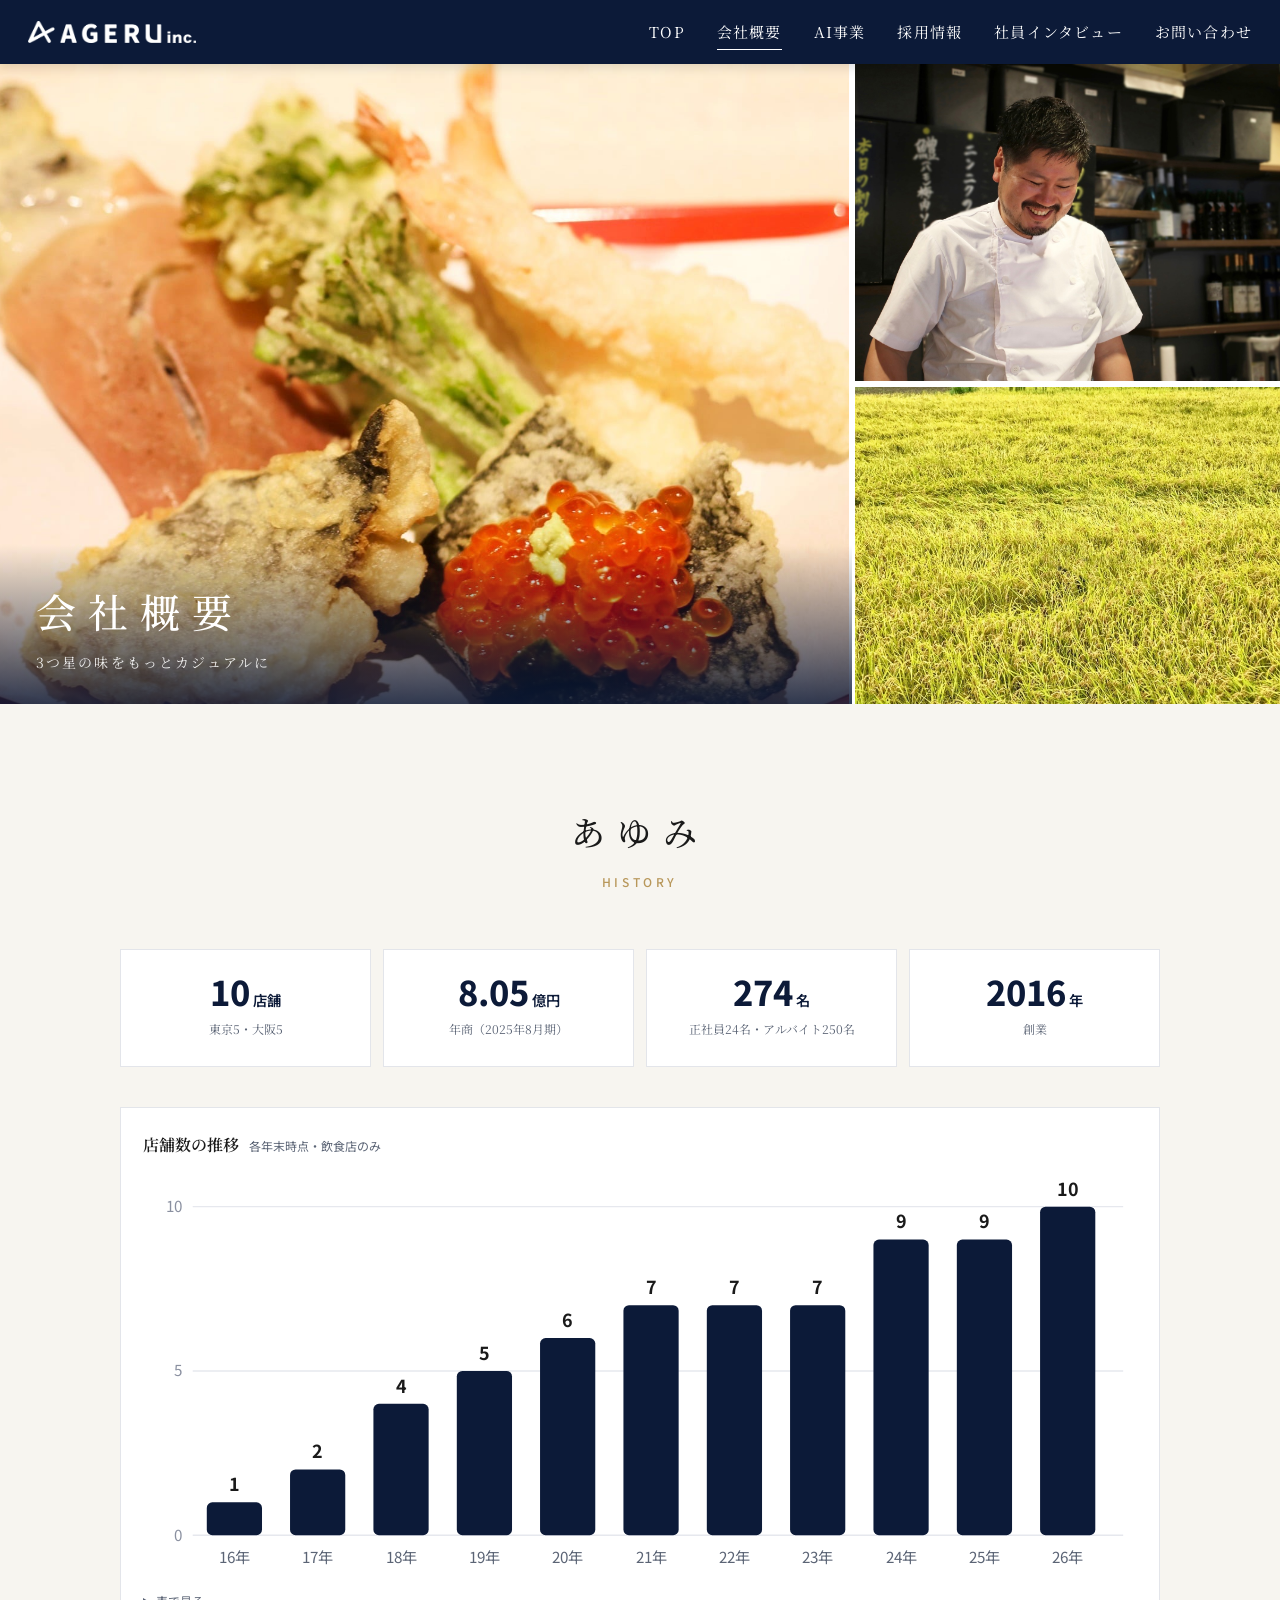
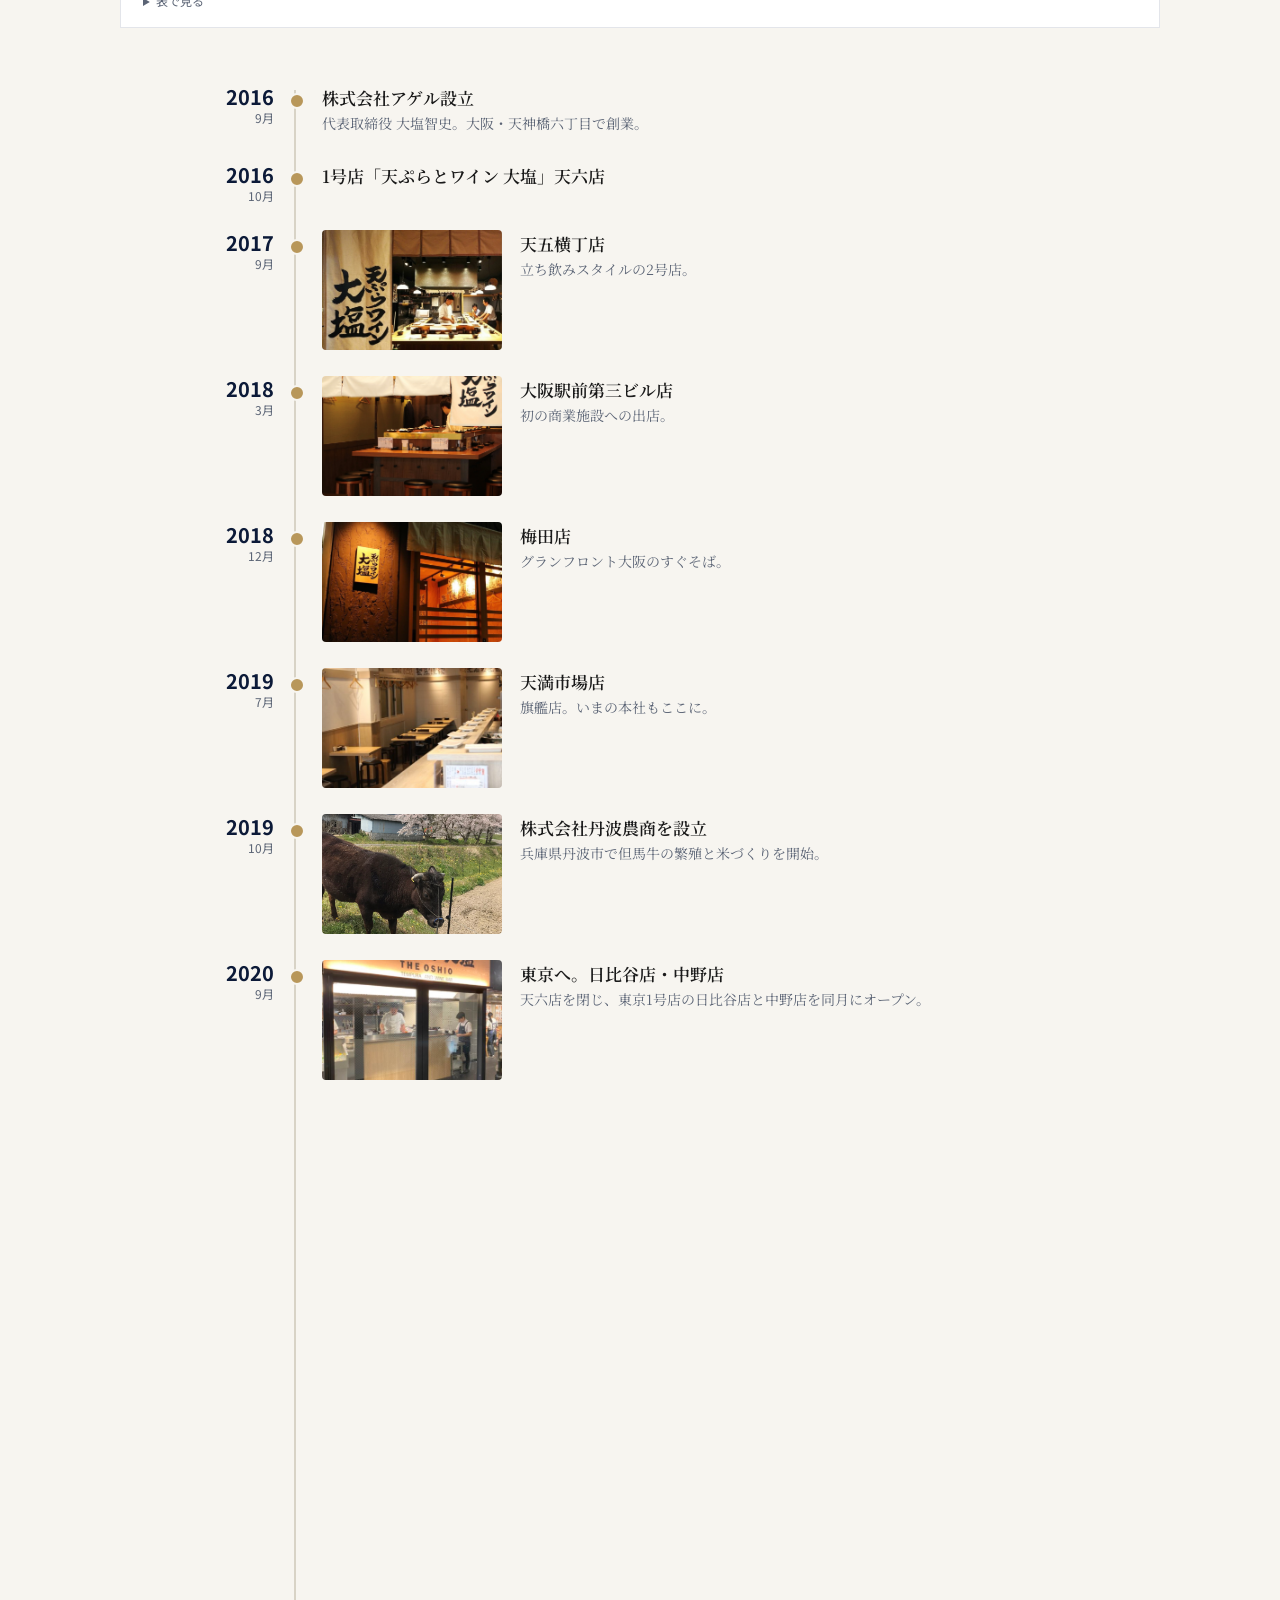
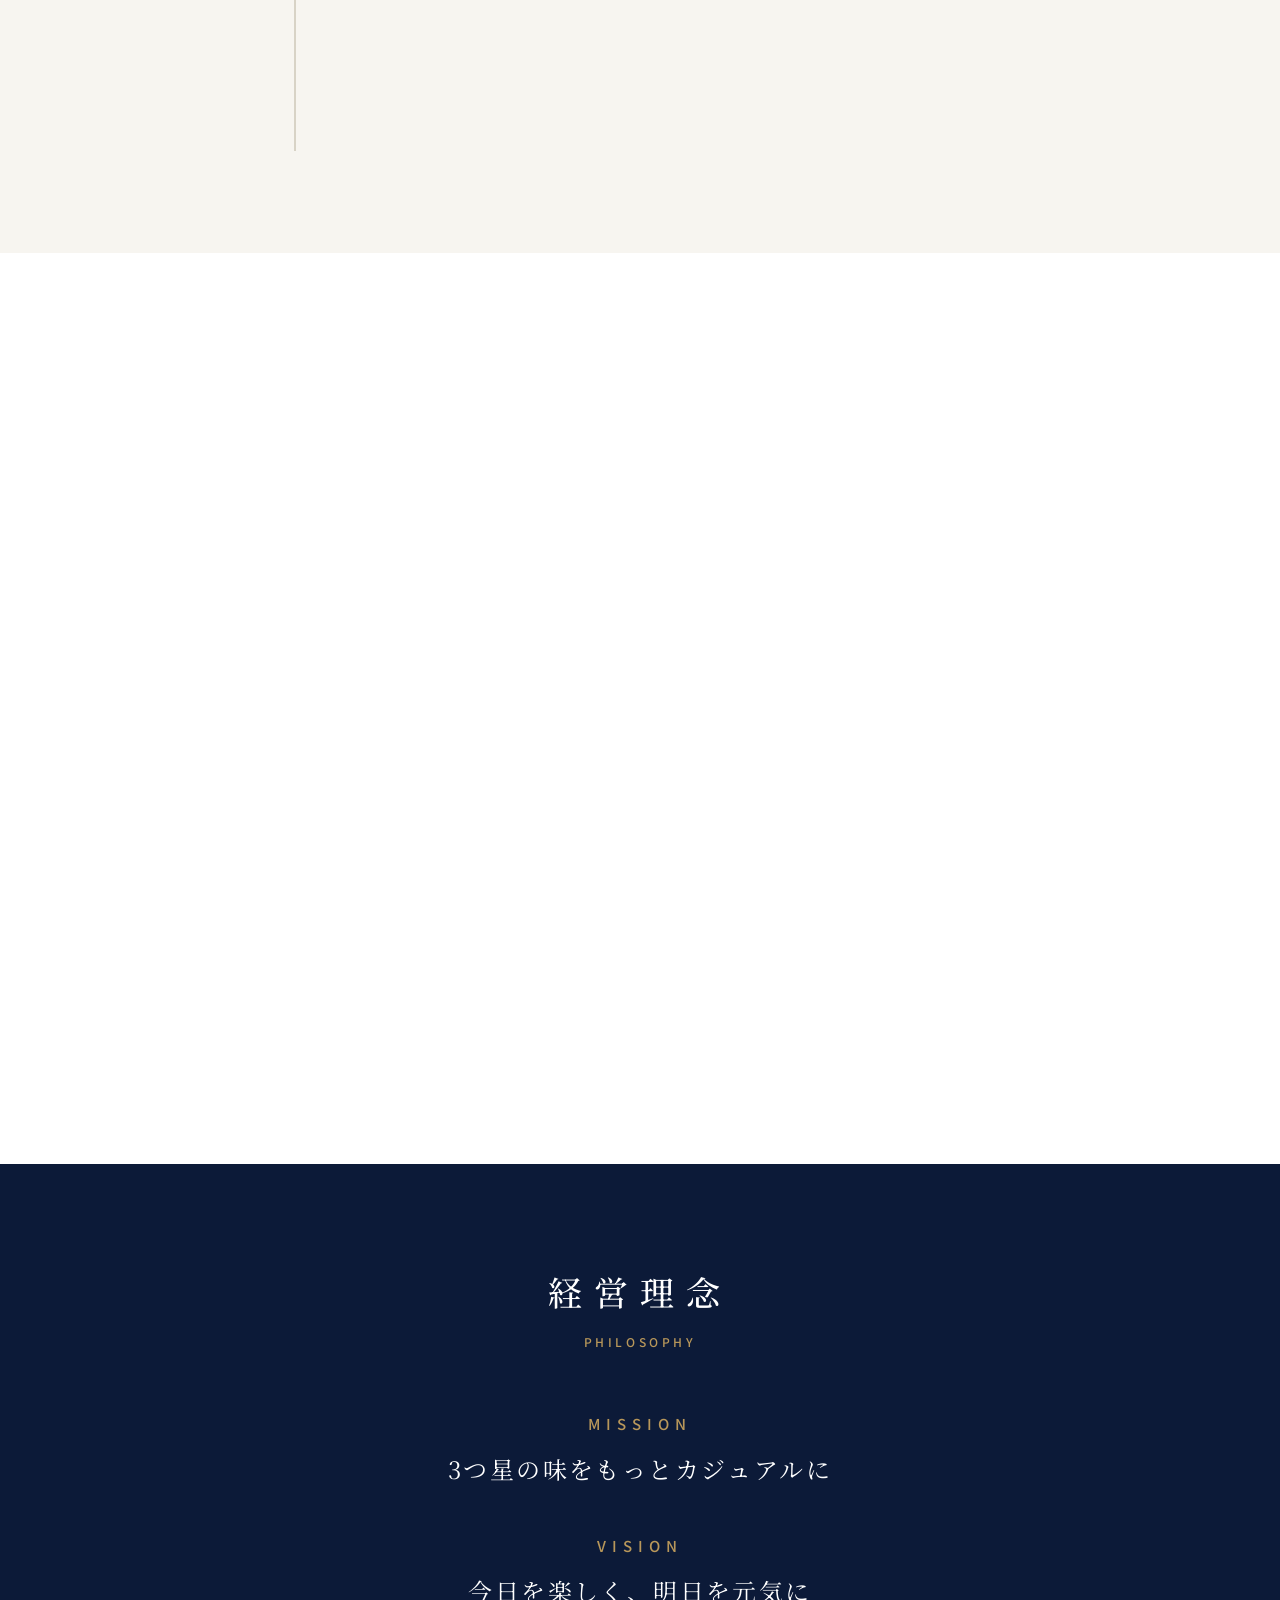
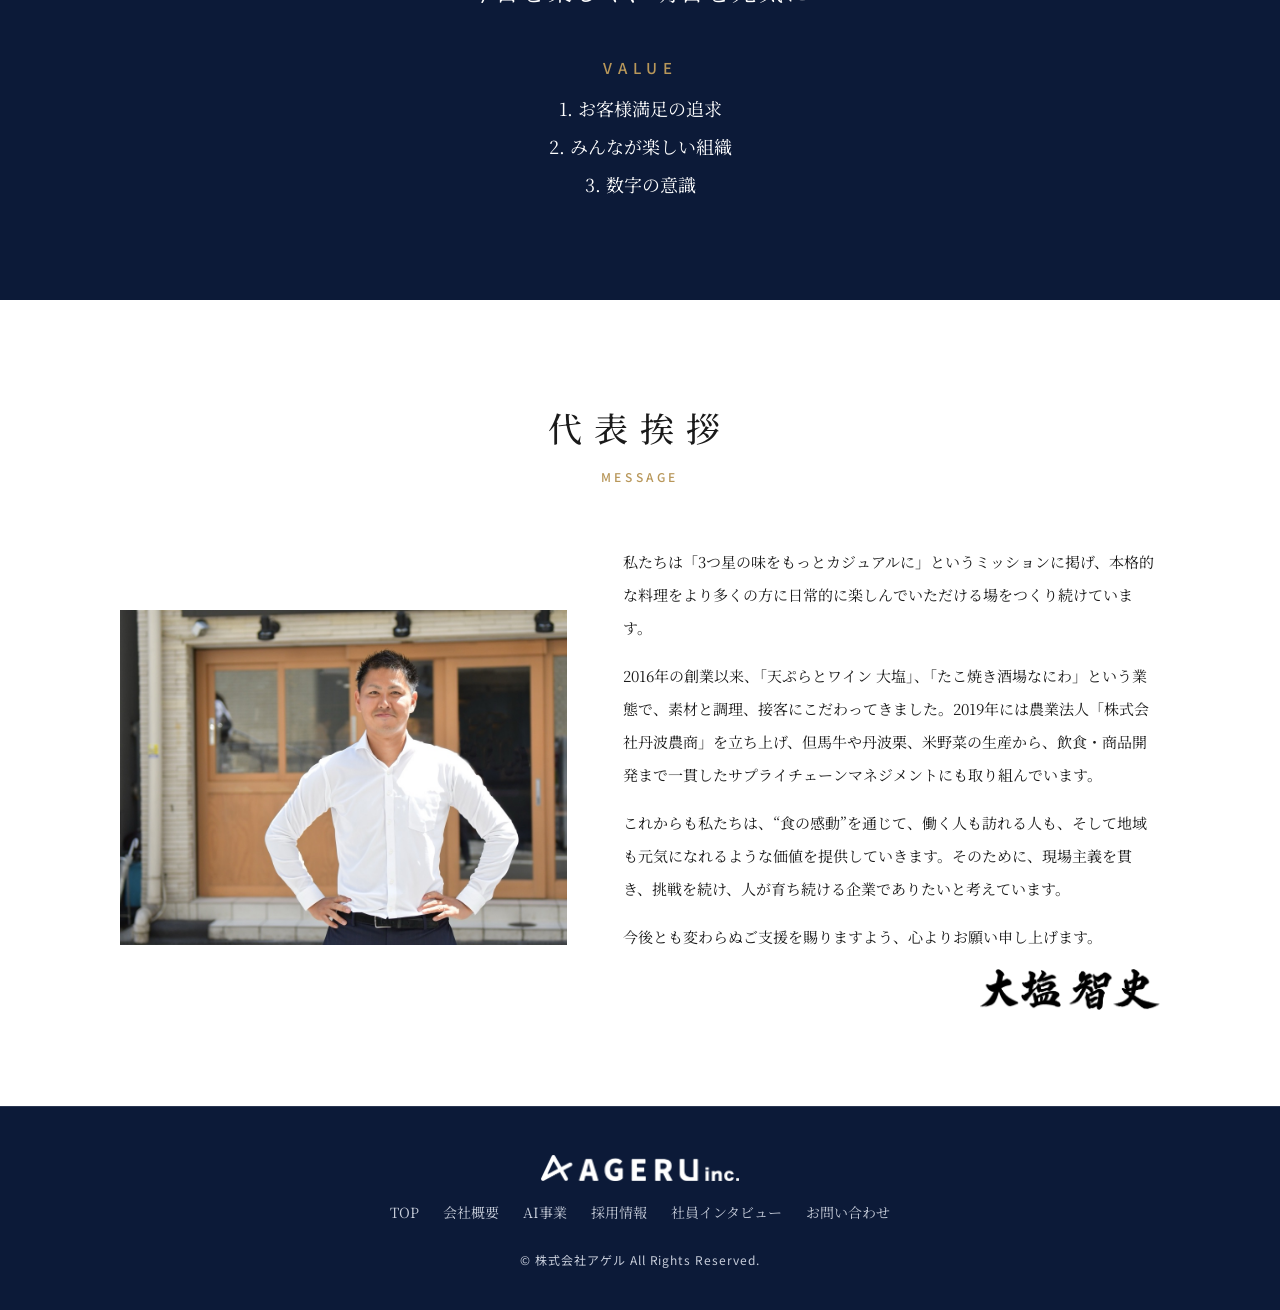
<file: company.html>
<!doctype html>
<html lang="ja">
<head>
<meta charset="utf-8">
<meta name="viewport" content="width=device-width,initial-scale=1">
<link rel="icon" href="img/favicon.png">
<link rel="preconnect" href="https://fonts.googleapis.com"><link rel="preconnect" href="https://fonts.gstatic.com" crossorigin>
<link href="https://fonts.googleapis.com/css2?family=Noto+Sans+JP:wght@400;500;800;900&family=Noto+Serif+JP:wght@400;500;600&display=swap" rel="stylesheet">
<link rel="stylesheet" href="style.css">

<title>会社概要｜株式会社アゲル</title>
<meta name="description" content="株式会社アゲルの会社沿革・会社概要・経営理念・代表挨拶。">
</head>
<body>
<header class="site-header">
  <a class="brand" href="index.html"><img src="img/logo-ageru-w.png" alt="AGERU inc."></a>
  <button class="menu-btn" aria-label="メニュー">☰</button>
  <nav>
    <a href="index.html">TOP</a>
    <a href="company.html">会社概要</a>
    <a href="ai.html">AI事業</a>
    <a href="recruit.html">採用情報</a>
    <a href="interview.html">社員インタビュー</a>
    <a href="index.html#contact">お問い合わせ</a>
  </nav>
</header>


<div class="mosaic-hero">
  <div class="m m1"><img src="img/top-tempura.jpg" alt="天ぷらとワイン大塩の料理"></div>
  <div class="m m2"><img src="img/photo-chef.jpg" alt="総料理長 北村"></div>
  <div class="m m3"><img src="img/top-tanba.jpg" alt="丹波農商の田んぼ"></div>
  <div class="mosaic-title"><h1>会社概要</h1><p>3つ星の味をもっとカジュアルに</p></div>
</div>

<!-- ===== あゆみ ===== -->
<section class="history">
  <div class="wrap">
    <h2 class="sec-title fade">あゆみ<small>HISTORY</small></h2>
    <div class="kpis fade">
      <div><b>10<small>店舗</small></b><span>東京5・大阪5</span></div>
      <div><b>8.05<small>億円</small></b><span>年商（2025年8月期）</span></div>
      <div><b>274<small>名</small></b><span>正社員24名・アルバイト250名</span></div>
      <div><b>2016<small>年</small></b><span>創業</span></div>
    </div>
    <figure class="growth fade">
      <figcaption>店舗数の推移<small>各年末時点・飲食店のみ</small></figcaption>
      <svg viewBox="0 0 720 300" role="img" aria-label="店舗数の推移。2016年1店舗から2026年10店舗">
        <g class="grid"><line x1="36" x2="710" y1="266.0" y2="266.0"/><text x="28" y="270.0">0</text><line x1="36" x2="710" y1="147.0" y2="147.0"/><text x="28" y="151.0">5</text><line x1="36" x2="710" y1="28.0" y2="28.0"/><text x="28" y="32.0">10</text></g>
        <g class="bar" tabindex="0"><title>2016年末：1店舗</title><rect x="46.2" y="242.2" width="40" height="23.8" rx="4"/><text class="v" x="66.2" y="234.2">1</text><text class="yr" x="66.2" y="286">16年</text></g><g class="bar" tabindex="0"><title>2017年末：2店舗</title><rect x="106.5" y="218.4" width="40" height="47.6" rx="4"/><text class="v" x="126.5" y="210.4">2</text><text class="yr" x="126.5" y="286">17年</text></g><g class="bar" tabindex="0"><title>2018年末：4店舗</title><rect x="166.9" y="170.8" width="40" height="95.2" rx="4"/><text class="v" x="186.9" y="162.8">4</text><text class="yr" x="186.9" y="286">18年</text></g><g class="bar" tabindex="0"><title>2019年末：5店舗</title><rect x="227.3" y="147.0" width="40" height="119.0" rx="4"/><text class="v" x="247.3" y="139.0">5</text><text class="yr" x="247.3" y="286">19年</text></g><g class="bar" tabindex="0"><title>2020年末：6店舗</title><rect x="287.6" y="123.2" width="40" height="142.8" rx="4"/><text class="v" x="307.6" y="115.2">6</text><text class="yr" x="307.6" y="286">20年</text></g><g class="bar" tabindex="0"><title>2021年末：7店舗</title><rect x="348.0" y="99.4" width="40" height="166.6" rx="4"/><text class="v" x="368.0" y="91.4">7</text><text class="yr" x="368.0" y="286">21年</text></g><g class="bar" tabindex="0"><title>2022年末：7店舗</title><rect x="408.4" y="99.4" width="40" height="166.6" rx="4"/><text class="v" x="428.4" y="91.4">7</text><text class="yr" x="428.4" y="286">22年</text></g><g class="bar" tabindex="0"><title>2023年末：7店舗</title><rect x="468.7" y="99.4" width="40" height="166.6" rx="4"/><text class="v" x="488.7" y="91.4">7</text><text class="yr" x="488.7" y="286">23年</text></g><g class="bar" tabindex="0"><title>2024年末：9店舗</title><rect x="529.1" y="51.8" width="40" height="214.2" rx="4"/><text class="v" x="549.1" y="43.8">9</text><text class="yr" x="549.1" y="286">24年</text></g><g class="bar" tabindex="0"><title>2025年末：9店舗</title><rect x="589.5" y="51.8" width="40" height="214.2" rx="4"/><text class="v" x="609.5" y="43.8">9</text><text class="yr" x="609.5" y="286">25年</text></g><g class="bar" tabindex="0"><title>2026年末：10店舗</title><rect x="649.8" y="28.0" width="40" height="238.0" rx="4"/><text class="v" x="669.8" y="20.0">10</text><text class="yr" x="669.8" y="286">26年</text></g>
      </svg>
      <div class="growth-tip" aria-hidden="true"></div>
      <details class="growth-table"><summary>表で見る</summary><table><tr><th>年</th><td>2016</td><td>2017</td><td>2018</td><td>2019</td><td>2020</td><td>2021</td><td>2022</td><td>2023</td><td>2024</td><td>2025</td><td>2026</td></tr><tr><th>店舗数</th><td>1</td><td>2</td><td>4</td><td>5</td><td>6</td><td>7</td><td>7</td><td>7</td><td>9</td><td>9</td><td>10</td></tr></table></details>
    </figure>
    <ol class="tl"><li class="fade"><span class="when"><b>2016</b>9月</span><div class="ev"><div><h3>株式会社アゲル設立</h3><p>代表取締役 大塩智史。大阪・天神橋六丁目で創業。</p></div></div></li><li class="fade"><span class="when"><b>2016</b>10月</span><div class="ev"><div><h3>1号店「天ぷらとワイン 大塩」天六店</h3></div></div></li><li class="fade has-pic"><span class="when"><b>2017</b>9月</span><div class="ev"><img src="img/h-ten5.jpg" alt="" loading="lazy"><div><h3>天五横丁店</h3><p>立ち飲みスタイルの2号店。</p></div></div></li><li class="fade has-pic"><span class="when"><b>2018</b>3月</span><div class="ev"><img src="img/h-dai3.jpg" alt="" loading="lazy"><div><h3>大阪駅前第三ビル店</h3><p>初の商業施設への出店。</p></div></div></li><li class="fade has-pic"><span class="when"><b>2018</b>12月</span><div class="ev"><img src="img/h-umeda.jpg" alt="" loading="lazy"><div><h3>梅田店</h3><p>グランフロント大阪のすぐそば。</p></div></div></li><li class="fade has-pic"><span class="when"><b>2019</b>7月</span><div class="ev"><img src="img/h-tenma.jpg" alt="" loading="lazy"><div><h3>天満市場店</h3><p>旗艦店。いまの本社もここに。</p></div></div></li><li class="fade has-pic"><span class="when"><b>2019</b>10月</span><div class="ev"><img src="img/h-tanba.jpg" alt="" loading="lazy"><div><h3>株式会社丹波農商を設立</h3><p>兵庫県丹波市で但馬牛の繁殖と米づくりを開始。</p></div></div></li><li class="fade has-pic"><span class="when"><b>2020</b>9月</span><div class="ev"><img src="img/h-hibiya.jpg" alt="" loading="lazy"><div><h3>東京へ。日比谷店・中野店</h3><p>天六店を閉じ、東京1号店の日比谷店と中野店を同月にオープン。</p></div></div></li><li class="fade has-pic"><span class="when"><b>2021</b>4月</span><div class="ev"><img src="img/h-marunouchi.jpg" alt="" loading="lazy"><div><h3>丸の内店</h3><p>東京駅丸の内南口から徒歩3分。</p></div></div></li><li class="fade has-pic"><span class="when"><b>2024</b>3月</span><div class="ev"><img src="img/h-yurakucho.jpg" alt="" loading="lazy"><div><h3>有楽町店</h3></div></div></li><li class="fade has-pic"><span class="when"><b>2024</b>7月</span><div class="ev"><img src="img/photo-front-naniwa.jpg" alt="" loading="lazy"><div><h3>新業態「たこ焼き酒場 なにわ」</h3><p>東京・丸の内に。同年、ワイン醸造も開始。</p></div></div></li><li class="fade"><span class="when"><b>2026</b>3月</span><div class="ev"><div><h3>中野店を「天ぷらと炉端 大塩」に</h3></div></div></li><li class="fade has-pic"><span class="when"><b>2026</b>4月</span><div class="ev"><img src="img/h-washoku.jpg" alt="" loading="lazy"><div><h3>新業態「和食 大塩」</h3><p>大阪駅前第三ビルに。店主は京都・南禅寺で修行した佐伯。</p></div></div></li></ol>
  </div>
</section>

<!-- ===== 会社概要 ===== -->
<section>
  <div class="wrap">
    <h2 class="sec-title fade">会社概要<small>COMPANY</small></h2>
    <div class="org">
      <div class="fade">
        <img class="top-logo" src="img/logo-ageru.png" alt="AGERU inc.">
        <div class="logos">
          <img src="img/logo-tempura.png" alt="天ぷらとワイン 大塩">
          <img src="img/logo-robata.png" alt="天ぷらと炉端 大塩">
          <img src="img/logo-washoku.png" alt="和食 大塩">
          <img src="img/logo-naniwa.png" alt="たこ焼き酒場 なにわ">
        </div>
        <table class="info-table">
          <tr><th>会社名</th><td>株式会社アゲル</td></tr>
          <tr><th>代表取締役</th><td>大塩 智史</td></tr>
          <tr><th>本社所在地</th><td>大阪市北区池田町5-5</td></tr>
          <tr><th>設立</th><td>2016年9月</td></tr>
          <tr><th>資本金</th><td>600万円</td></tr>
        </table>
      </div>
      <div class="fade">
        <div class="logos" style="margin-top:0">
          <img src="img/logo-tanba.png" alt="丹波農商">
          <img src="img/logo-winery.png" alt="TAMBA FARMER'S WINERY">
        </div>
        <table class="info-table">
          <tr><th>会社名</th><td>株式会社丹波農商</td></tr>
          <tr><th>代表取締役</th><td>大塩 敦史</td></tr>
          <tr><th>取締役</th><td>栗原 優介</td></tr>
          <tr><th>本社所在地</th><td>兵庫県丹波市市島町下竹田2055-3</td></tr>
          <tr><th>設立</th><td>2019年10月</td></tr>
          <tr><th>資本金</th><td>1,000万円</td></tr>
        </table>
        <p class="center" style="margin-top:24px"><a class="btn outline" style="color:var(--navy)" href="https://tamba-nosho.com/" target="_blank" rel="noopener">丹波農商 通販サイト</a></p>
      </div>
    </div>
  </div>
</section>

<!-- ===== 経営理念 ===== -->
<section class="navy">
  <div class="wrap">
    <h2 class="sec-title fade">経営理念<small>PHILOSOPHY</small></h2>
    <div class="philo">
      <div class="fade"><h3>MISSION</h3><p>3つ星の味をもっとカジュアルに</p></div>
      <div class="fade"><h3>VISION</h3><p>今日を楽しく、明日を元気に</p></div>
      <div class="fade"><h3>VALUE</h3><ol><li>1. お客様満足の追求</li><li>2. みんなが楽しい組織</li><li>3. 数字の意識</li></ol></div>
    </div>
  </div>
</section>

<!-- ===== 代表挨拶 ===== -->
<section>
  <div class="wrap">
    <h2 class="sec-title fade">代表挨拶<small>MESSAGE</small></h2>
    <div class="greeting">
      <img class="ceo fade" src="img/ceo.jpg" alt="代表取締役 大塩智史">
      <div class="fade">
        <p>私たちは「3つ星の味をもっとカジュアルに」というミッションに掲げ、本格的な料理をより多くの方に日常的に楽しんでいただける場をつくり続けています。</p>
        <p>2016年の創業以来、「天ぷらとワイン 大塩」、「たこ焼き酒場なにわ」という業態で、素材と調理、接客にこだわってきました。2019年には農業法人「株式会社丹波農商」を立ち上げ、但馬牛や丹波栗、米野菜の生産から、飲食・商品開発まで一貫したサプライチェーンマネジメントにも取り組んでいます。</p>
        <p>これからも私たちは、“食の感動”を通じて、働く人も訪れる人も、そして地域も元気になれるような価値を提供していきます。そのために、現場主義を貫き、挑戦を続け、人が育ち続ける企業でありたいと考えています。</p>
        <p>今後とも変わらぬご支援を賜りますよう、心よりお願い申し上げます。</p>
        <img class="sign" src="img/sign-ceo.png" alt="大塩智史">
      </div>
    </div>
  </div>
</section>

<footer class="site-footer">
  <img src="img/logo-ageru-w.png" alt="AGERU inc.">
  <nav>
    <a href="index.html">TOP</a><a href="company.html">会社概要</a><a href="ai.html">AI事業</a><a href="recruit.html">採用情報</a><a href="interview.html">社員インタビュー</a><a href="index.html#contact">お問い合わせ</a>
  </nav>
  <small>© 株式会社アゲル All Rights Reserved.</small>
</footer>
<script src="site.js"></script>

</body>
</html>
</file>
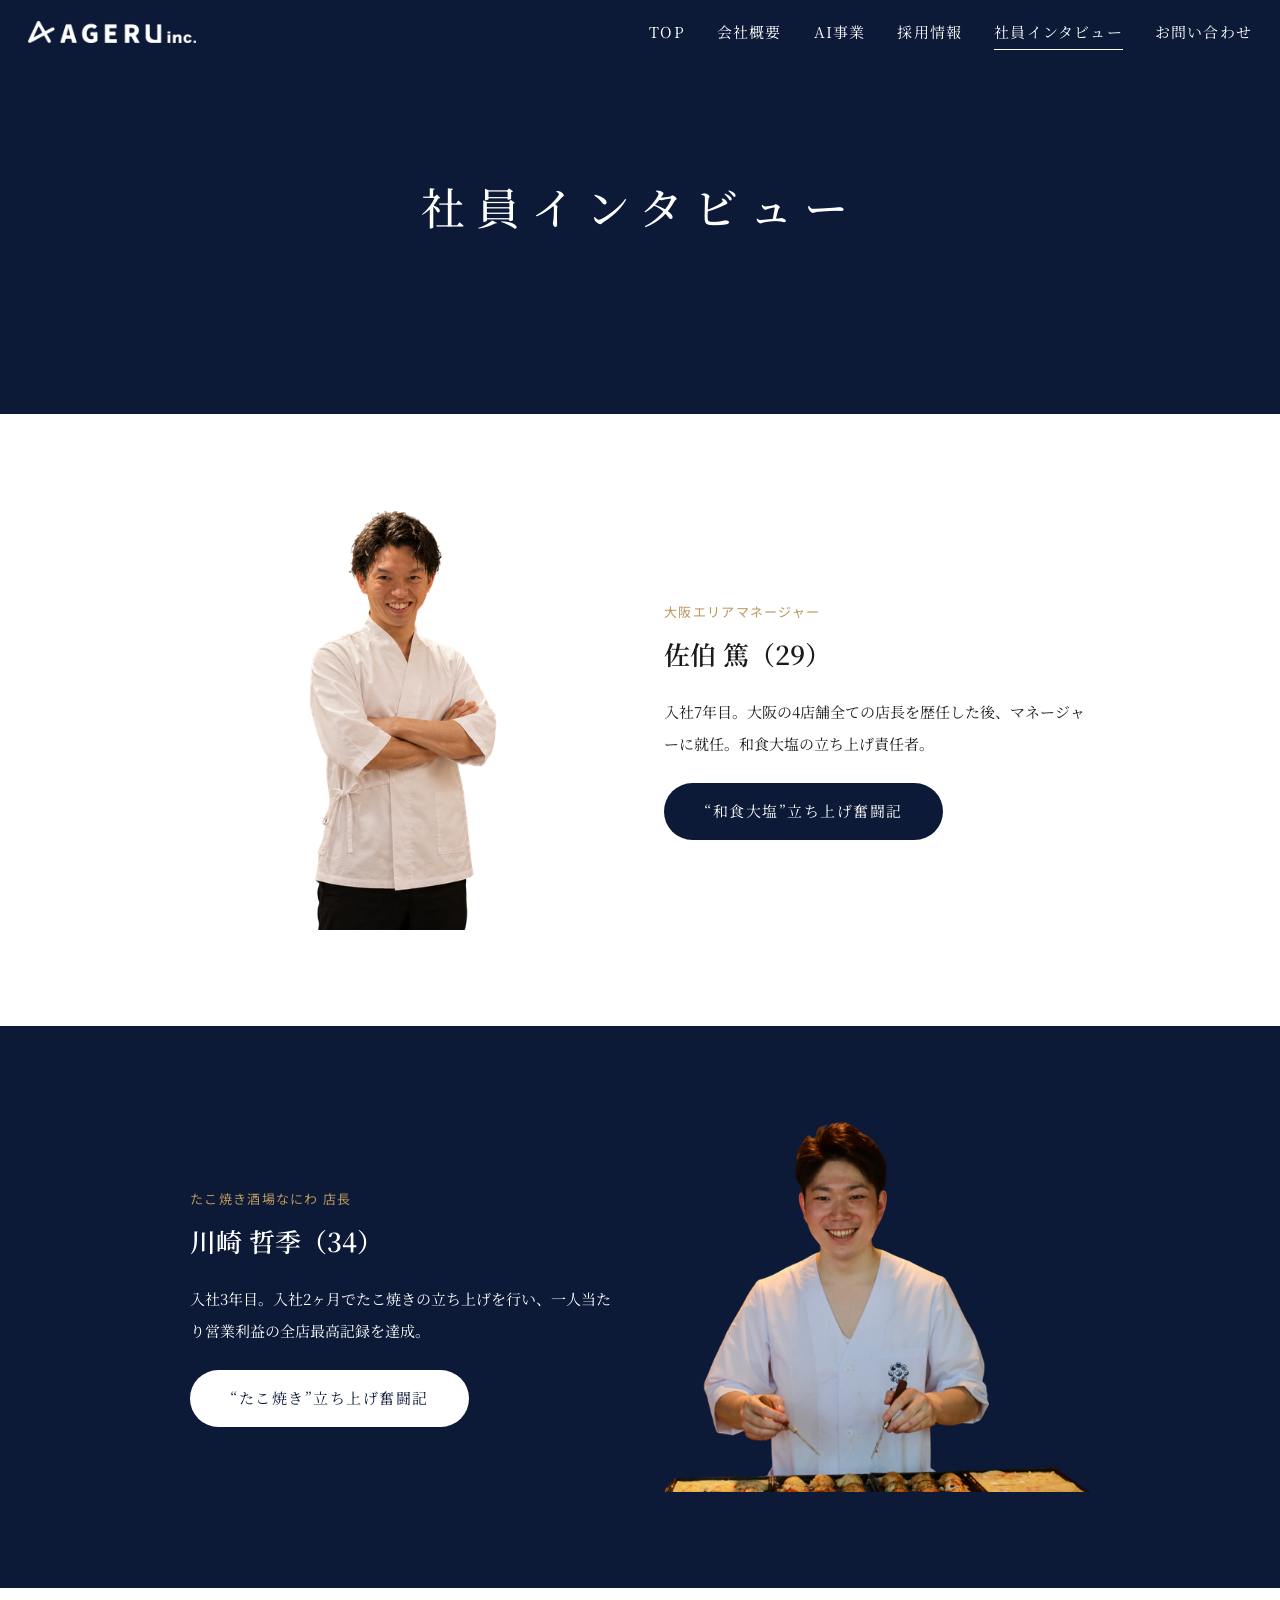
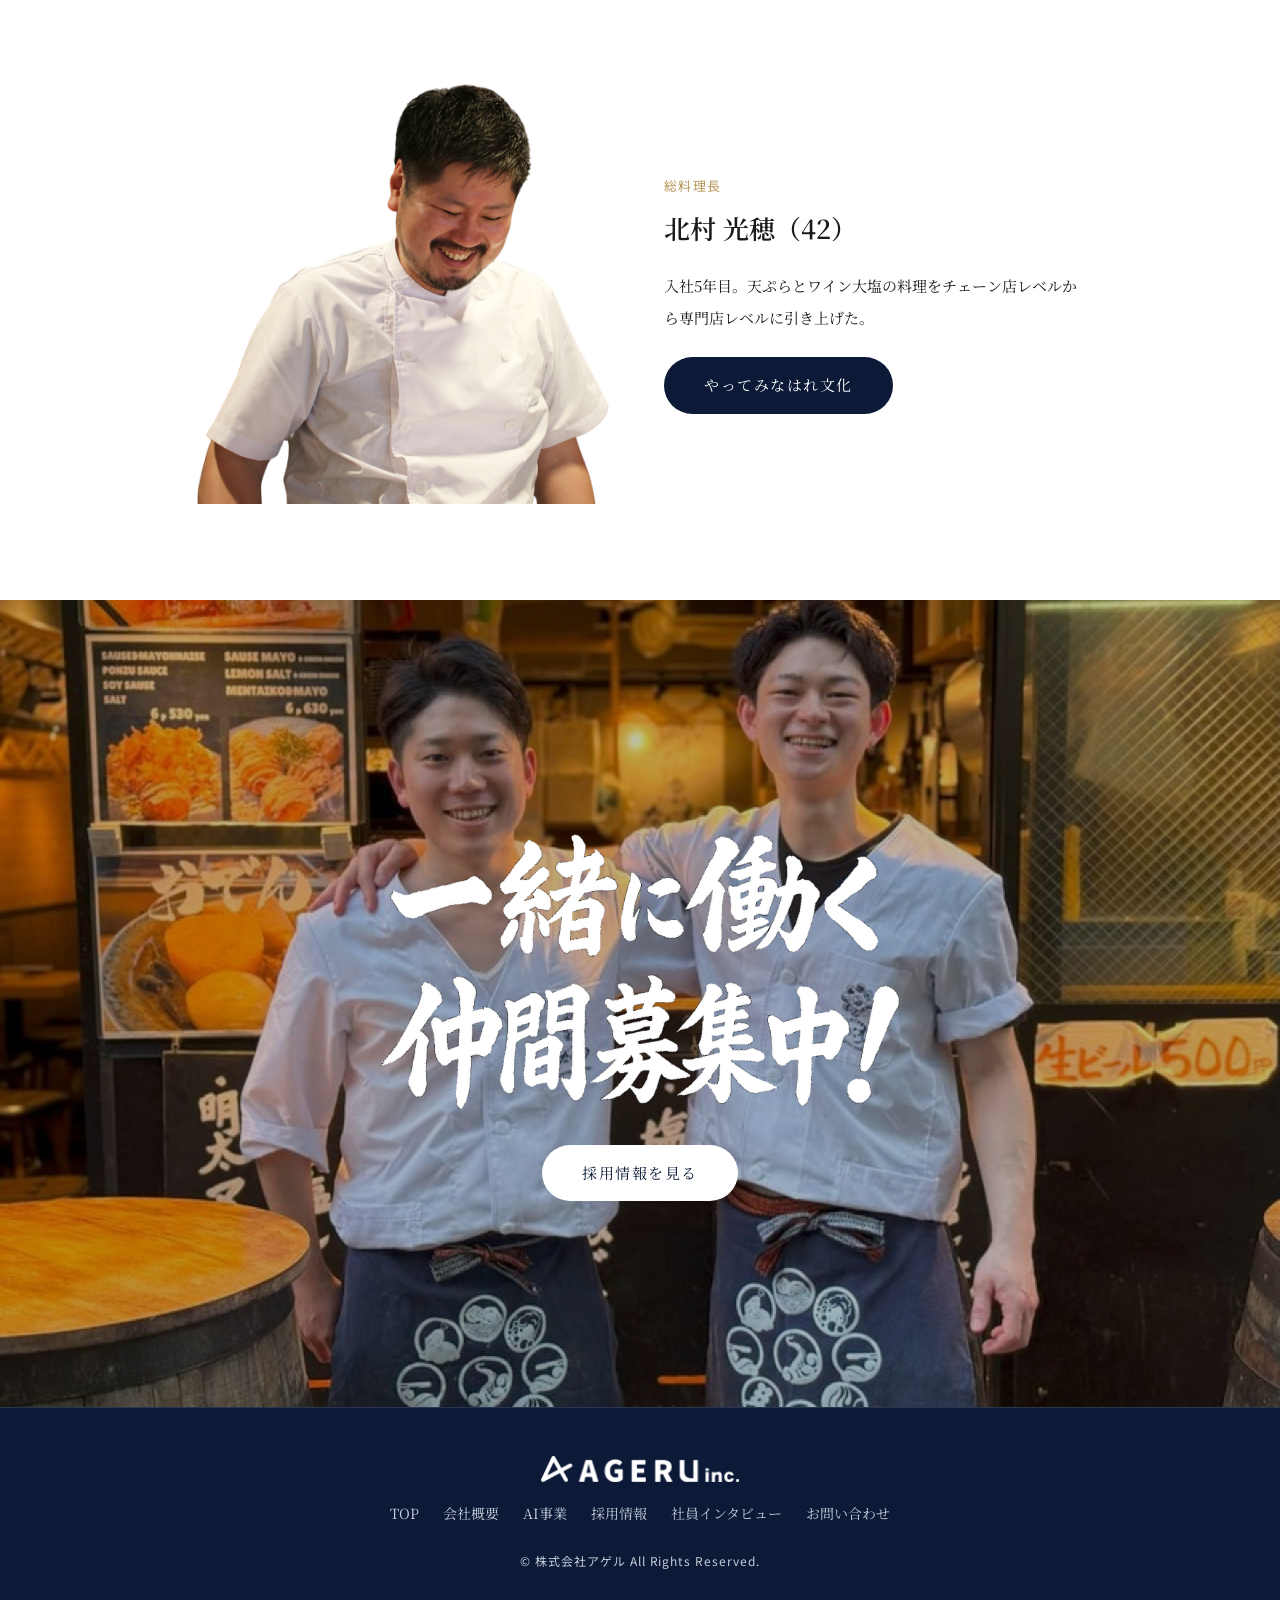
<file: interview.html>
<!doctype html>
<html lang="ja">
<head>
<meta charset="utf-8">
<meta name="viewport" content="width=device-width,initial-scale=1">
<link rel="icon" href="img/favicon.png">
<link rel="preconnect" href="https://fonts.googleapis.com"><link rel="preconnect" href="https://fonts.gstatic.com" crossorigin>
<link href="https://fonts.googleapis.com/css2?family=Noto+Sans+JP:wght@400;500;800;900&family=Noto+Serif+JP:wght@400;500;600&display=swap" rel="stylesheet">
<link rel="stylesheet" href="style.css">

<title>社員インタビュー｜株式会社アゲル</title>
<meta name="description" content="株式会社アゲルで働く社員のインタビュー。">
</head>
<body>
<header class="site-header">
  <a class="brand" href="index.html"><img src="img/logo-ageru-w.png" alt="AGERU inc."></a>
  <button class="menu-btn" aria-label="メニュー">☰</button>
  <nav>
    <a href="index.html">TOP</a>
    <a href="company.html">会社概要</a>
    <a href="ai.html">AI事業</a>
    <a href="recruit.html">採用情報</a>
    <a href="interview.html">社員インタビュー</a>
    <a href="index.html#contact">お問い合わせ</a>
  </nav>
</header>


<div class="hero plain">
  <div class="hero-inner"><h1>社員インタビュー</h1></div>
</div>

<section>
  <div class="interview">
    <div class="pic fade"><img src="img/staff-saeki.png" alt="佐伯篤"></div>
    <div class="fade">
      <div class="role">大阪エリアマネージャー</div>
      <h3>佐伯 篤（29）</h3>
      <p>入社7年目。大阪の4店舗全ての店長を歴任した後、マネージャーに就任。和食大塩の立ち上げ責任者。</p>
      <a class="btn" href="https://note.com/tempura_oshio/n/n9060847c7496" target="_blank" rel="noopener">“和食大塩”立ち上げ奮闘記</a>
    </div>
  </div>
</section>

<section class="navy alt">
  <div class="interview">
    <div class="pic fade"><img src="img/staff-kawasaki.png" alt="川崎哲季"></div>
    <div class="fade">
      <div class="role">たこ焼き酒場なにわ 店長</div>
      <h3>川崎 哲季（34）</h3>
      <p>入社3年目。入社2ヶ月でたこ焼きの立ち上げを行い、一人当たり営業利益の全店最高記録を達成。</p>
      <a class="btn light" href="https://note.com/tempura_oshio/n/n6367b9b56bcf" target="_blank" rel="noopener">“たこ焼き”立ち上げ奮闘記</a>
    </div>
  </div>
</section>

<section>
  <div class="interview">
    <div class="pic fade"><img src="img/staff-kitamura.png" alt="北村光穂"></div>
    <div class="fade">
      <div class="role">総料理長</div>
      <h3>北村 光穂（42）</h3>
      <p>入社5年目。天ぷらとワイン大塩の料理をチェーン店レベルから専門店レベルに引き上げた。</p>
      <a class="btn" href="https://note.com/tempura_oshio/n/n90c2a59458f2" target="_blank" rel="noopener">やってみなはれ文化</a>
    </div>
  </div>
</section>

<section class="recruit-banner">
  <img src="img/recruit-duo.jpg" alt="">
  <div class="inner">
    <img class="copy fade" src="img/copy-nakama.png" alt="一緒に働く仲間募集中！">
    <a class="btn light fade" href="recruit.html">採用情報を見る</a>
  </div>
</section>

<footer class="site-footer">
  <img src="img/logo-ageru-w.png" alt="AGERU inc.">
  <nav>
    <a href="index.html">TOP</a><a href="company.html">会社概要</a><a href="ai.html">AI事業</a><a href="recruit.html">採用情報</a><a href="interview.html">社員インタビュー</a><a href="index.html#contact">お問い合わせ</a>
  </nav>
  <small>© 株式会社アゲル All Rights Reserved.</small>
</footer>
<script src="site.js"></script>

</body>
</html>
</file>
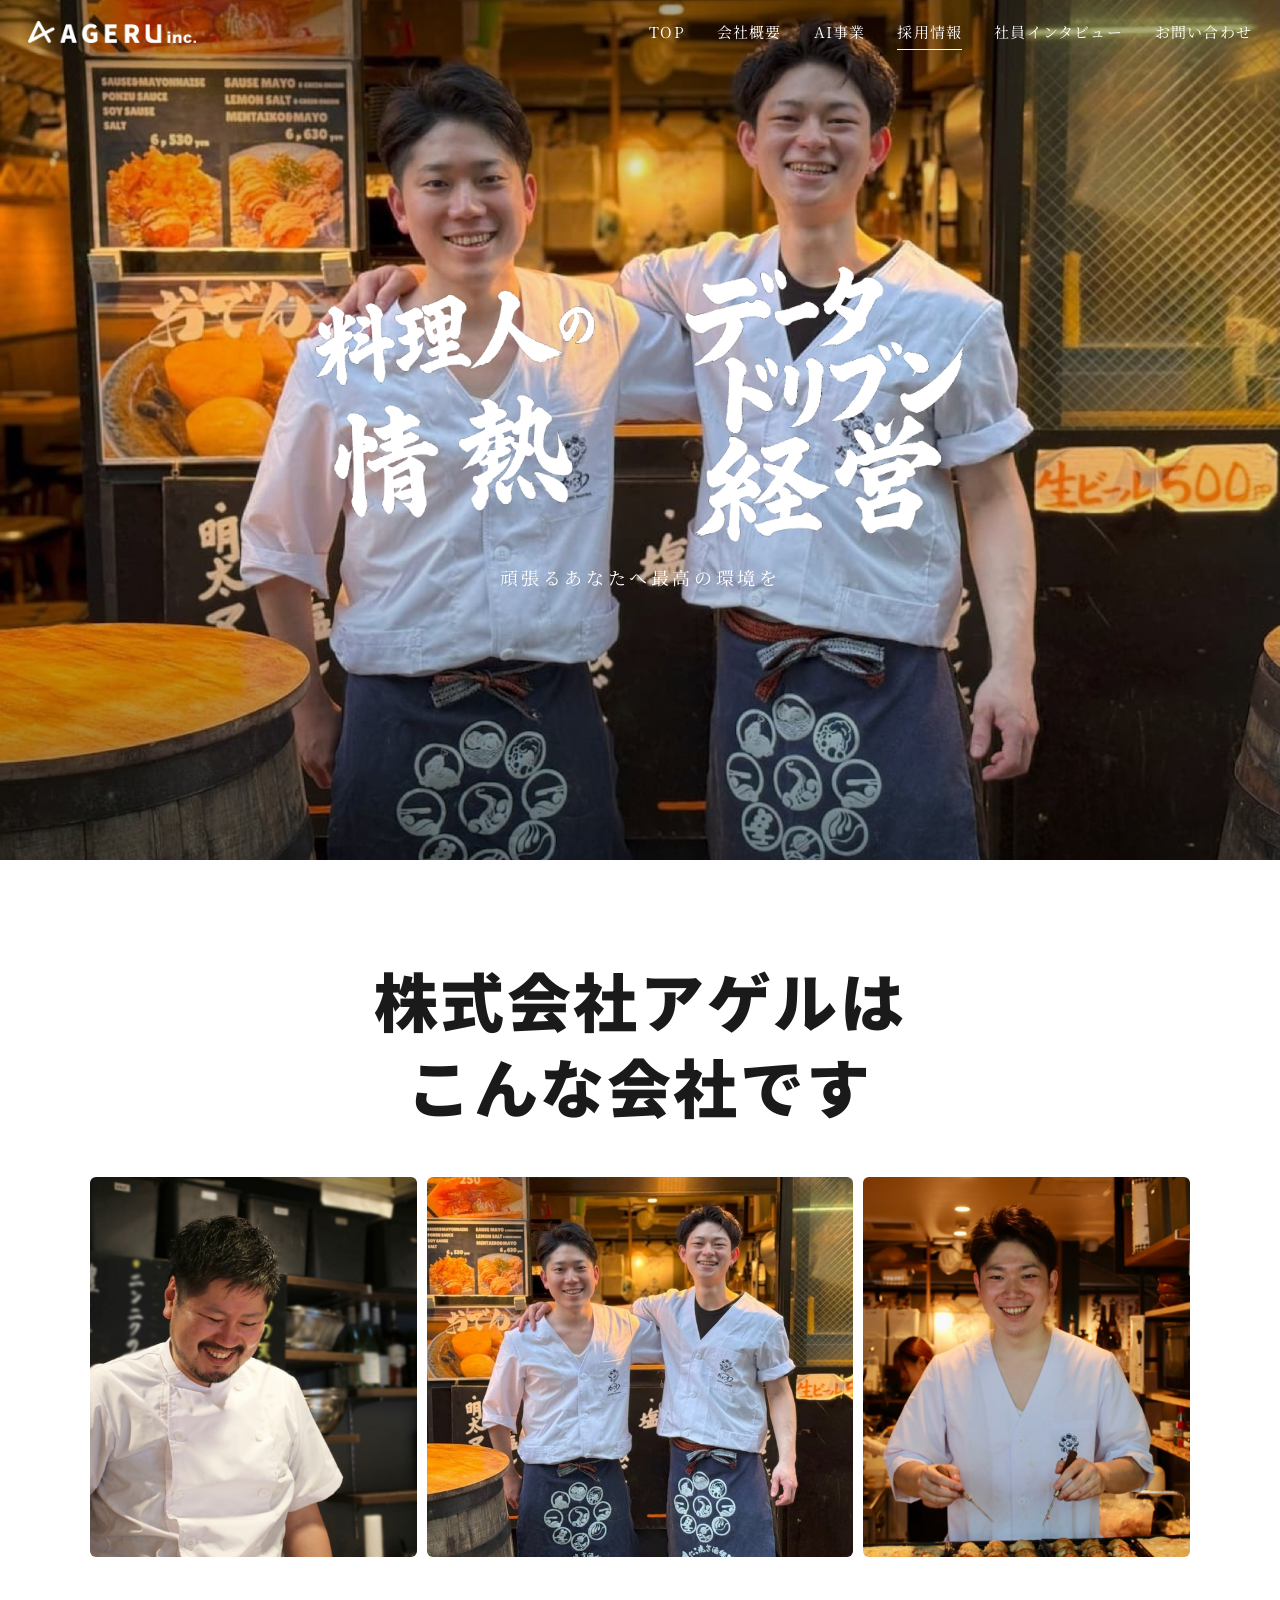
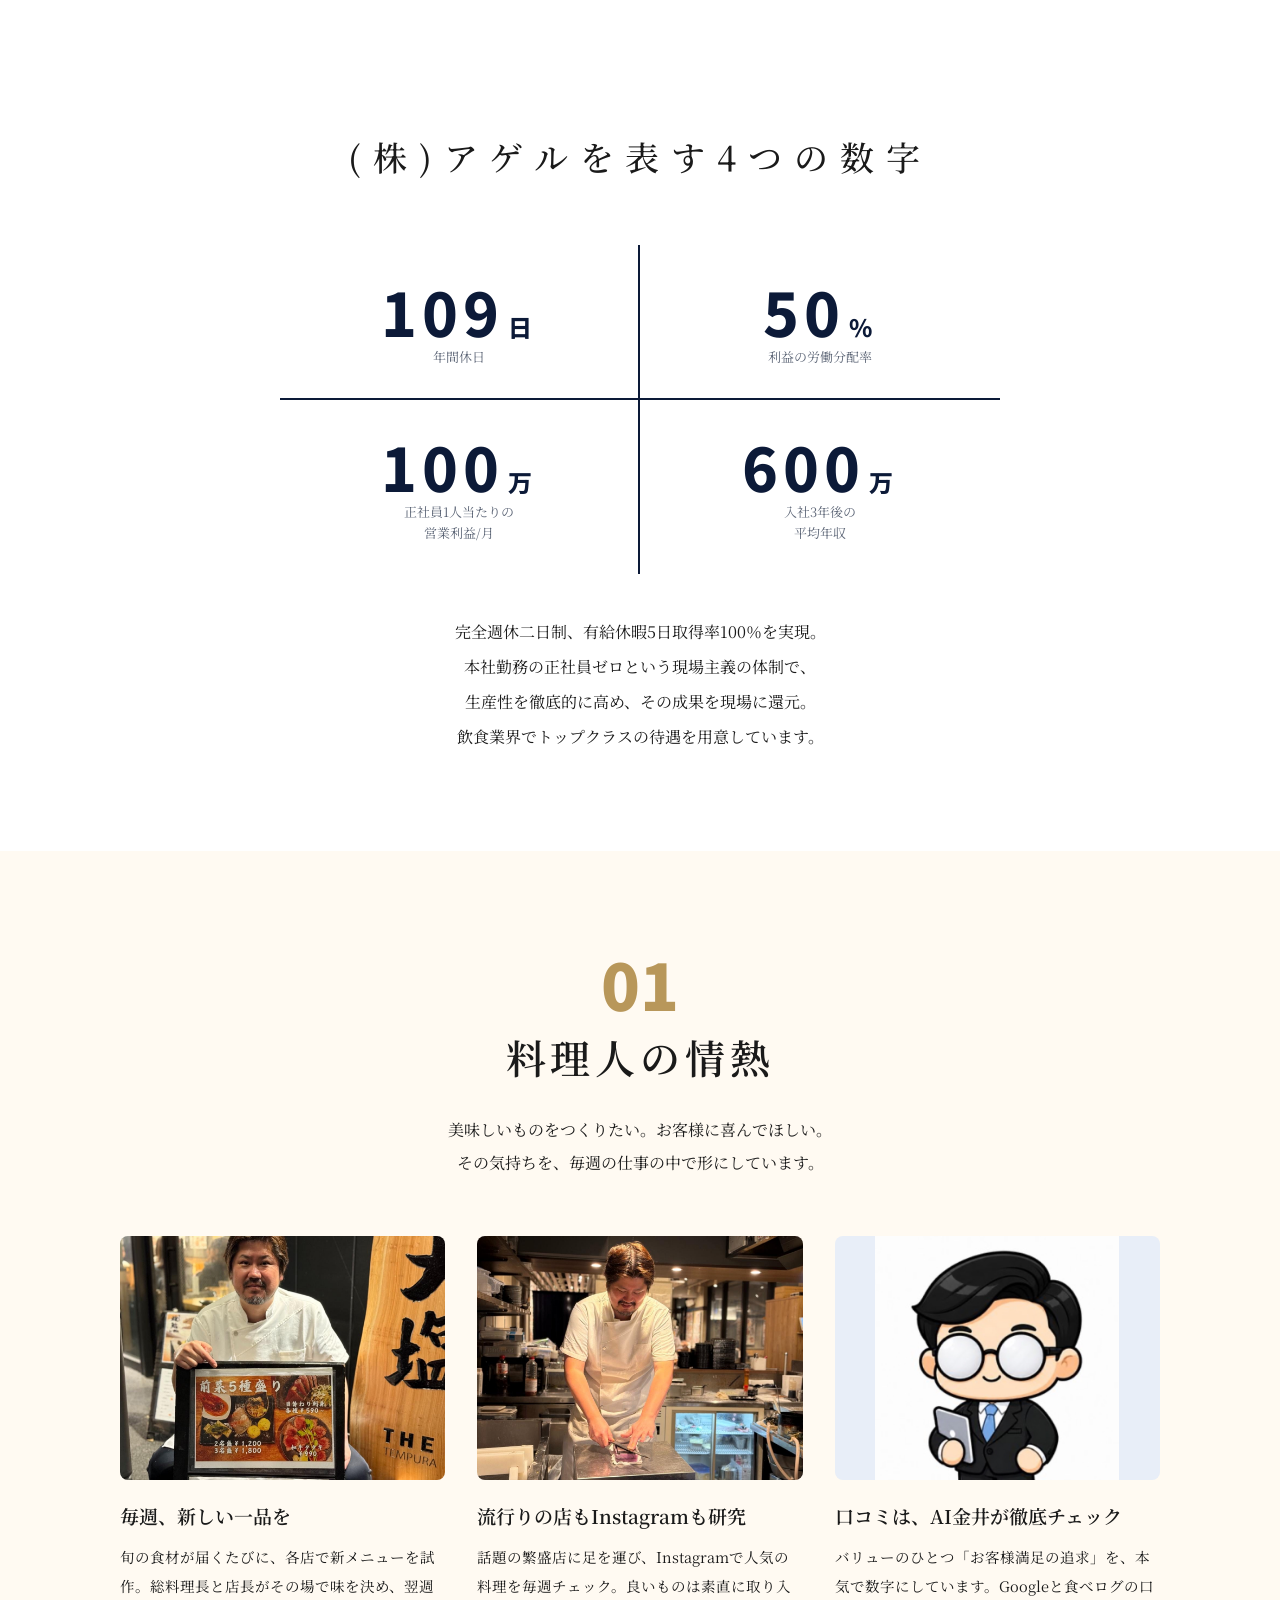
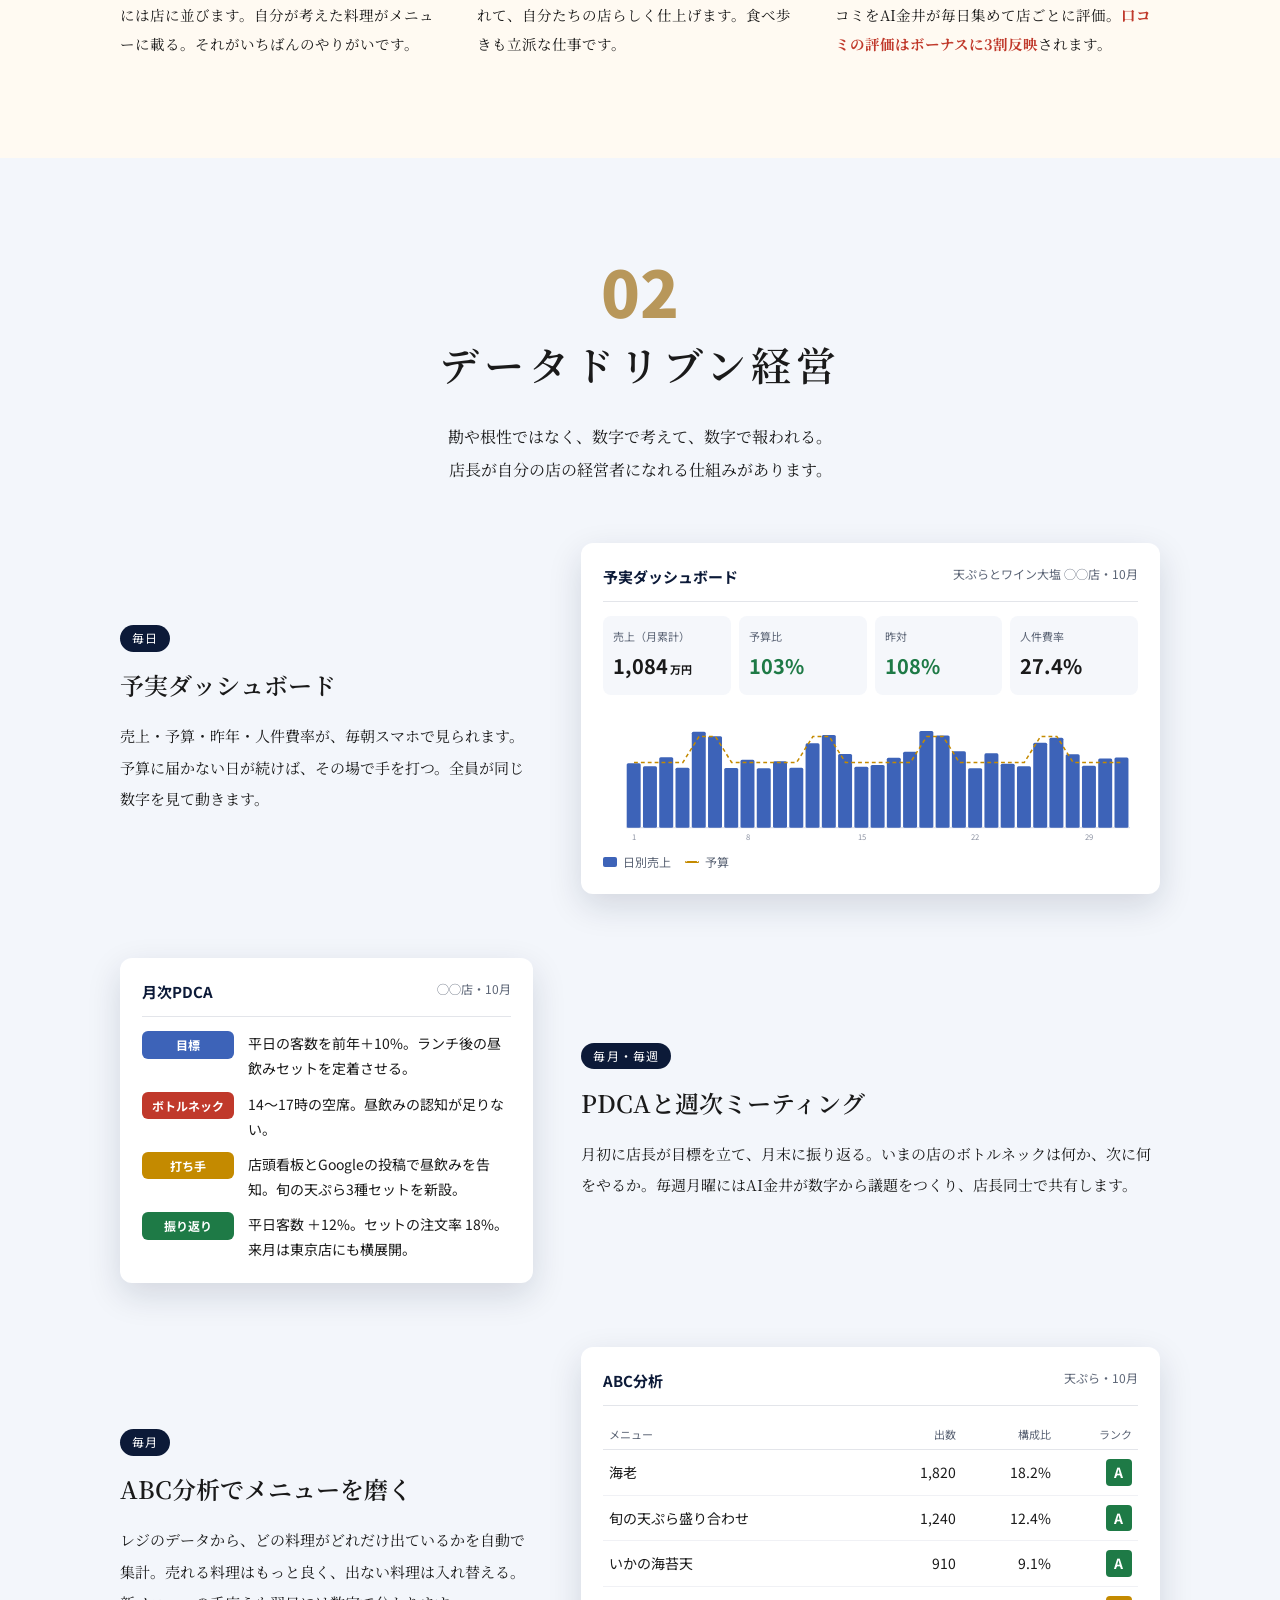
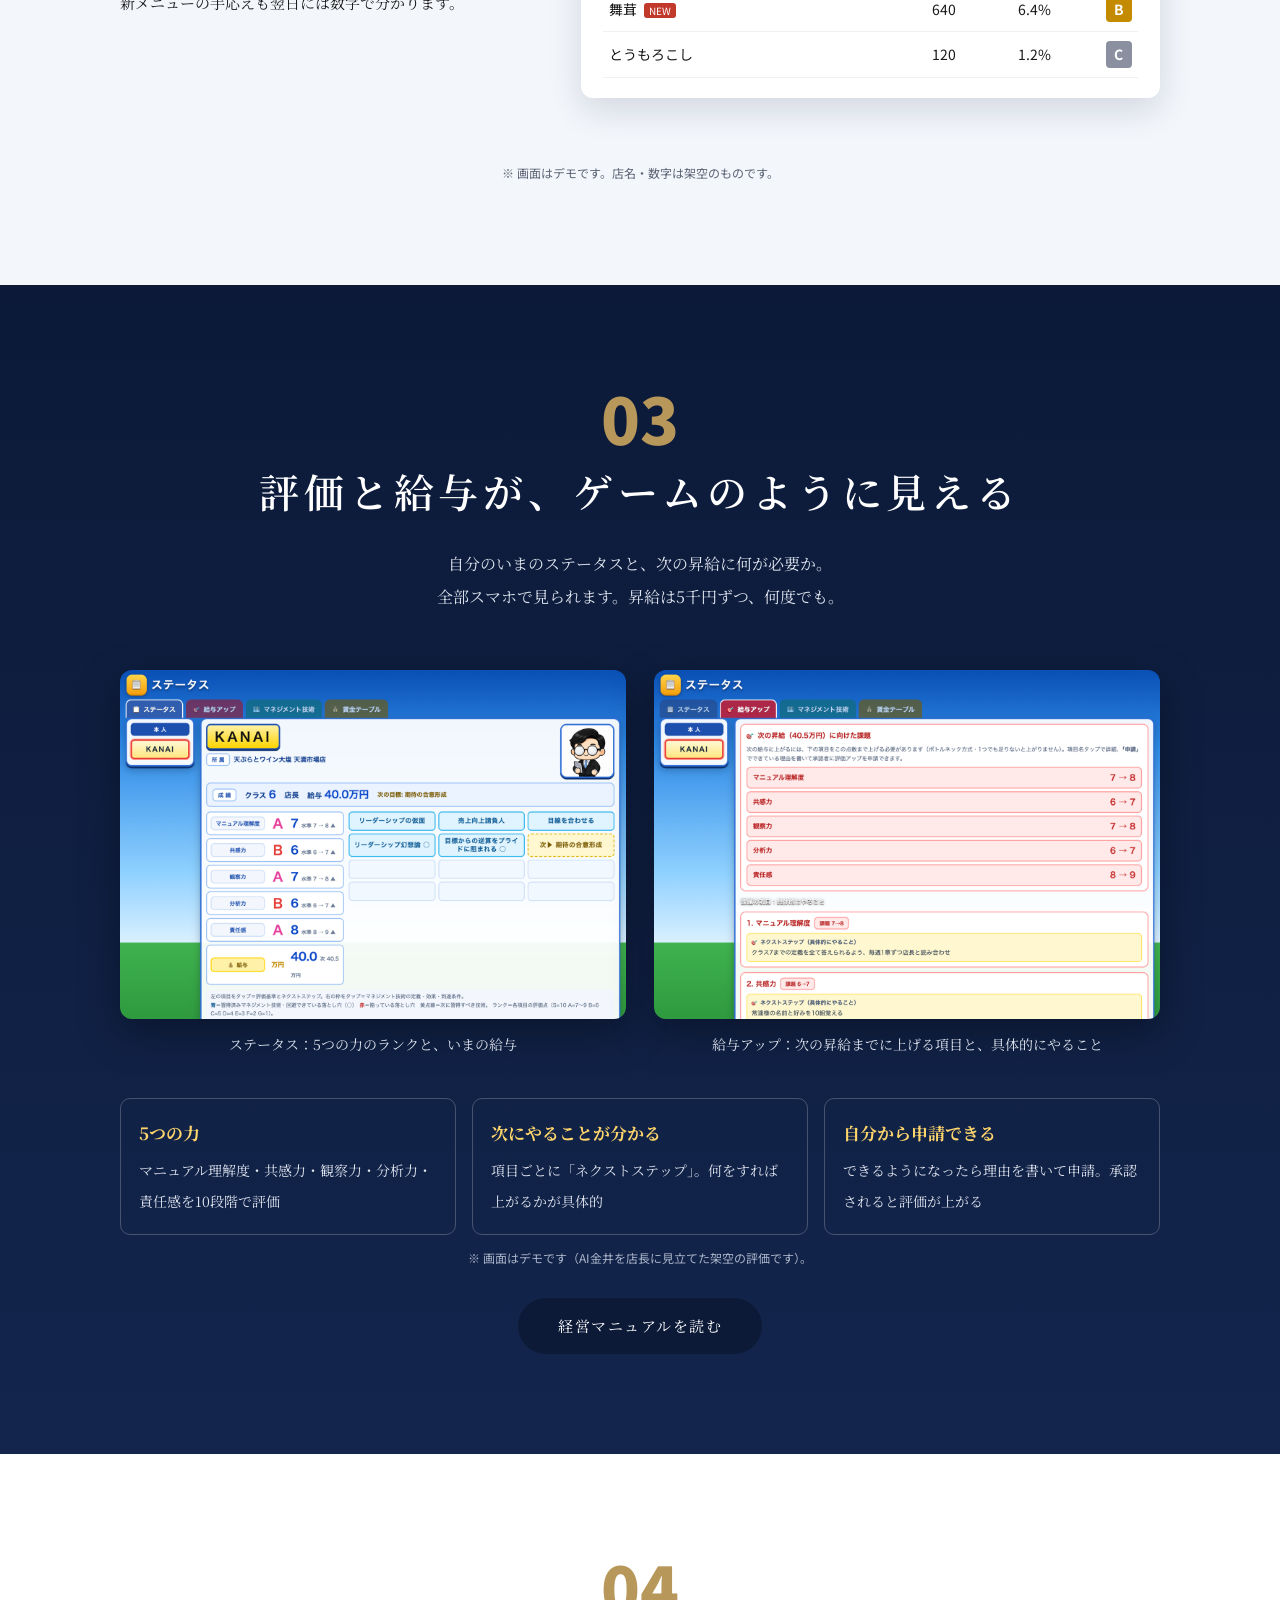
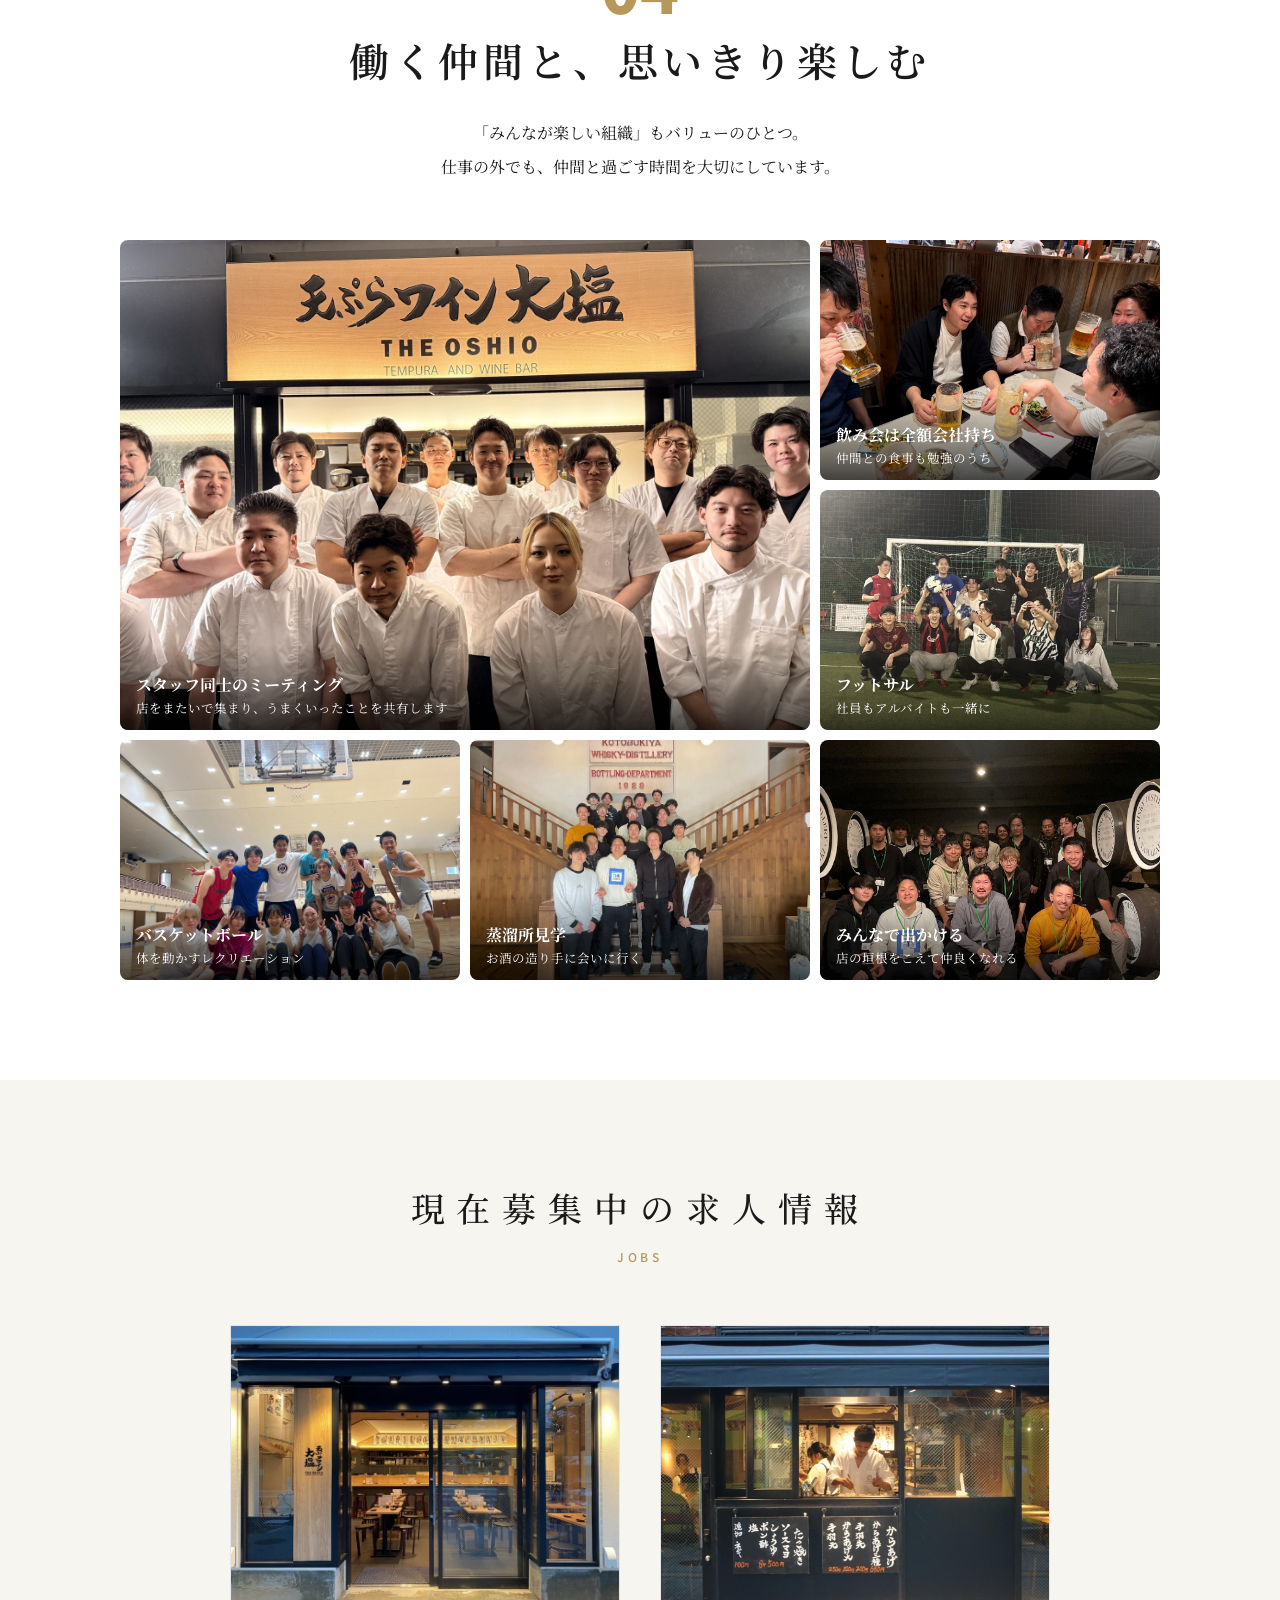
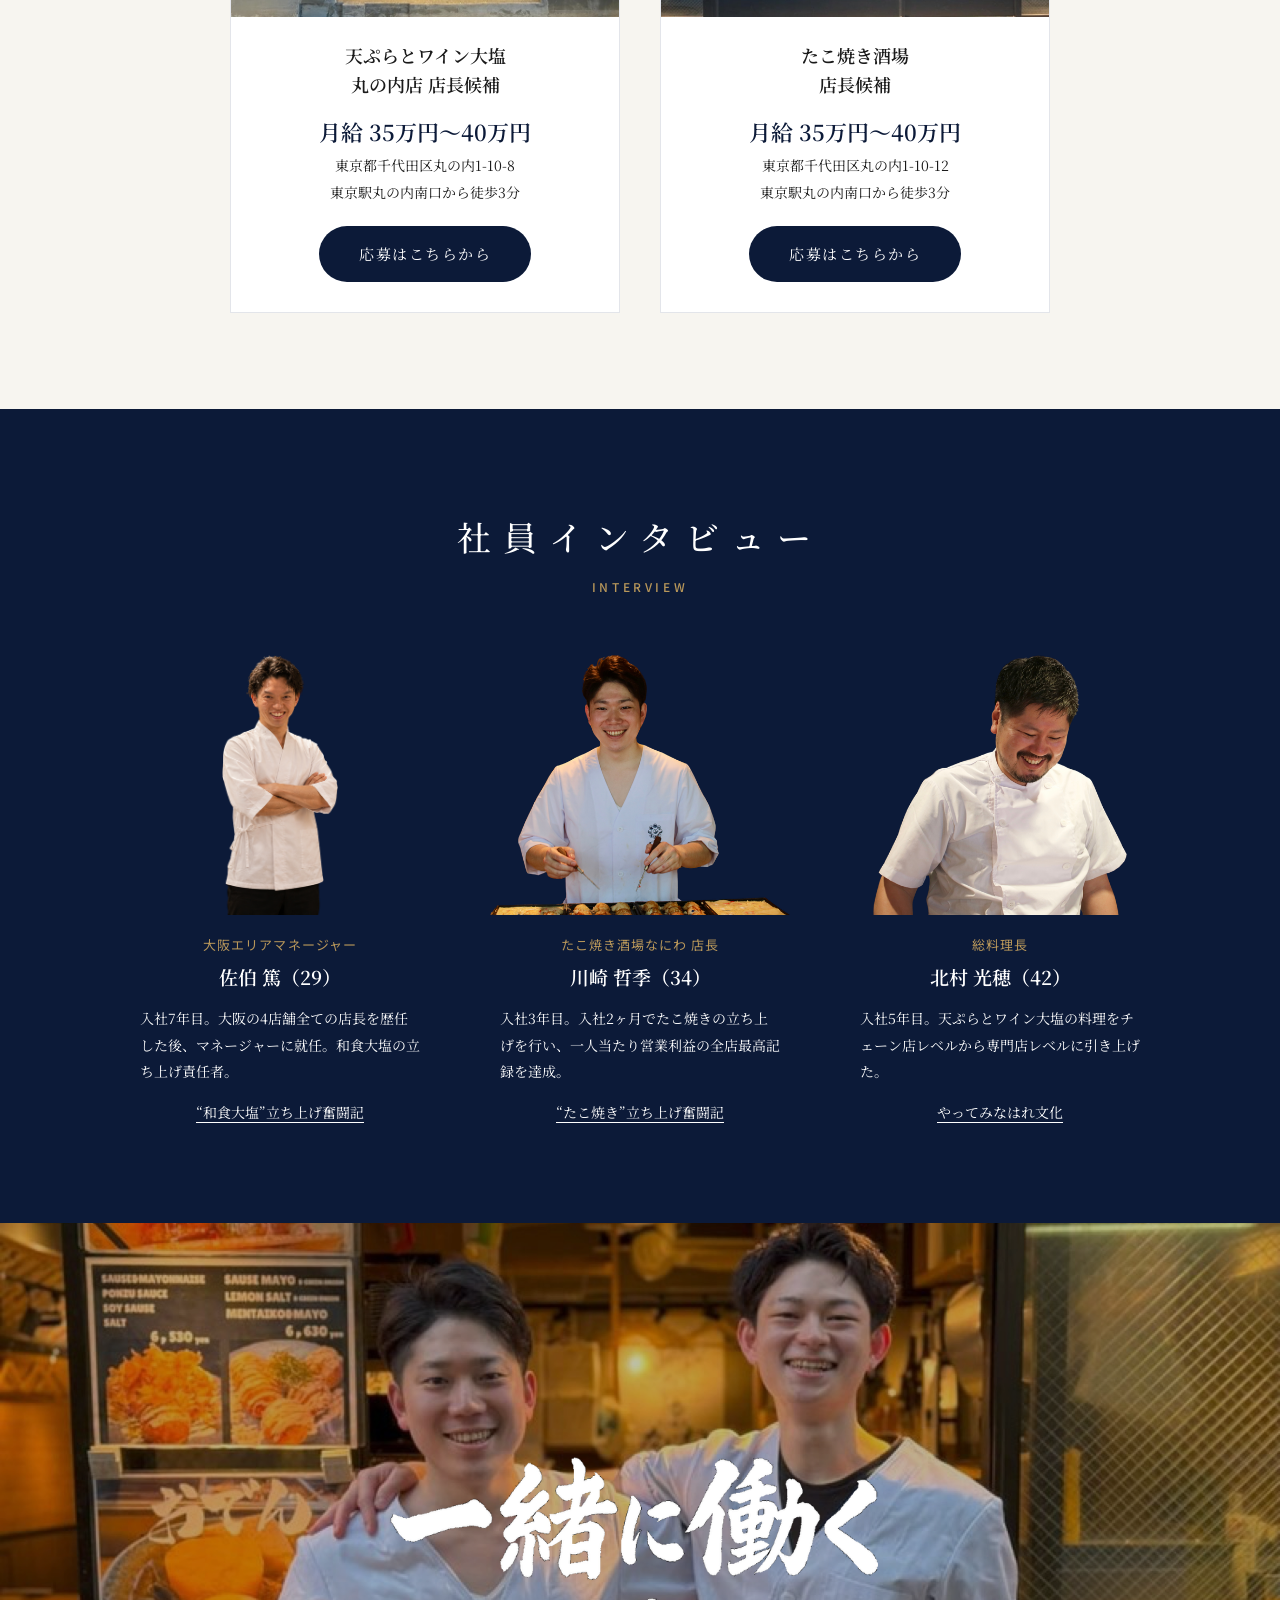
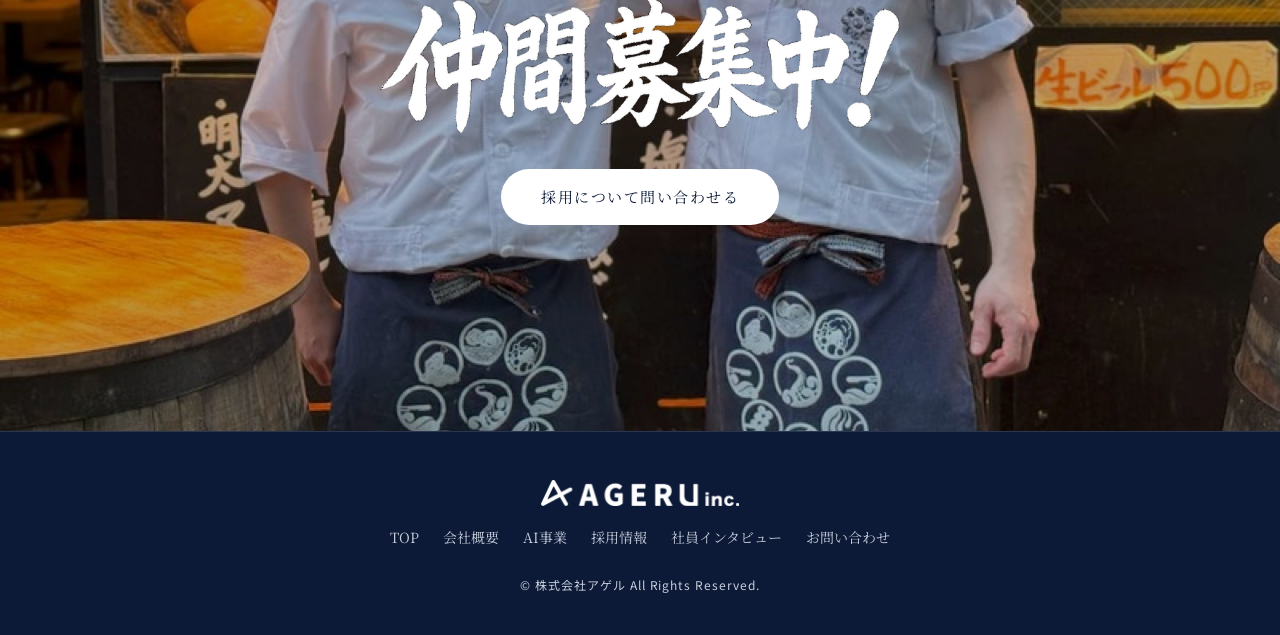
<file: recruit.html>
<!doctype html>
<html lang="ja">
<head>
<meta charset="utf-8">
<meta name="viewport" content="width=device-width,initial-scale=1">
<link rel="icon" href="img/favicon.png">
<link rel="preconnect" href="https://fonts.googleapis.com"><link rel="preconnect" href="https://fonts.gstatic.com" crossorigin>
<link href="https://fonts.googleapis.com/css2?family=Noto+Sans+JP:wght@400;500;800;900&family=Noto+Serif+JP:wght@400;500;600&display=swap" rel="stylesheet">
<link rel="stylesheet" href="style.css">

<title>採用情報｜株式会社アゲル</title>
<meta name="description" content="料理人の情熱 × データドリブン経営。年間休日109日、入社3年後の平均年収600万円。株式会社アゲルの採用情報。">
</head>
<body>
<header class="site-header">
  <a class="brand" href="index.html"><img src="img/logo-ageru-w.png" alt="AGERU inc."></a>
  <button class="menu-btn" aria-label="メニュー">☰</button>
  <nav>
    <a href="index.html">TOP</a>
    <a href="company.html">会社概要</a>
    <a href="ai.html">AI事業</a>
    <a href="recruit.html">採用情報</a>
    <a href="interview.html">社員インタビュー</a>
    <a href="index.html#contact">お問い合わせ</a>
  </nav>
</header>


<div class="hero">
  <img src="img/recruit-hero.jpg" alt="アゲルのスタッフ">
  <div class="hero-inner">
    <div class="copy-pair">
      <img src="img/copy-jonetsu.png" alt="料理人の情熱">
      <img src="img/copy-data.png" alt="データドリブン経営">
    </div>
    <p class="hero-sub">頑張るあなたへ最高の環境を</p>
  </div>
</div>

<!-- ===== こんな会社です ===== -->
<section class="about-band">
  <div class="big-catch fade">株式会社アゲルは<br>こんな会社です</div>
  <div class="photo-trio">
    <img class="fade" src="img/photo-chef.jpg" alt="総料理長 北村" loading="lazy">
    <img class="fade" src="img/recruit-duo.jpg" alt="なにわのスタッフ" loading="lazy">
    <img class="fade" src="img/photo-kawasaki.jpg" alt="たこ焼き酒場なにわ 店長 川崎" loading="lazy">
  </div>
</section>

<!-- ===== 4つの数字 ===== -->
<section>
  <div class="wrap">
    <h2 class="sec-title fade">(株)アゲルを表す4つの数字</h2>
    <div class="numbers fade">
      <div><b>109<small>日</small></b><span>年間休日</span></div>
      <div><b>50<small>%</small></b><span>利益の労働分配率</span></div>
      <div><b>100<small>万</small></b><span>正社員1人当たりの<br>営業利益/月</span></div>
      <div><b>600<small>万</small></b><span>入社3年後の<br>平均年収</span></div>
    </div>
    <p class="lead fade">完全週休二日制、有給休暇5日取得率100％を実現。<br>本社勤務の正社員ゼロという現場主義の体制で、<br>生産性を徹底的に高め、その成果を現場に還元。<br>飲食業界でトップクラスの待遇を用意しています。</p>
  </div>
</section>

<!-- ===== 料理人の情熱 ===== -->
<section class="pillar passion" id="passion">
  <div class="wrap">
    <p class="pillar-no fade">01</p>
    <h2 class="pillar-title fade">料理人の情熱</h2>
    <p class="pillar-lead fade">美味しいものをつくりたい。お客様に喜んでほしい。<br>その気持ちを、毎週の仕事の中で形にしています。</p>
    <div class="feat">
      <div class="feat-item fade">
        <img src="img/dev-menu.jpg" alt="新メニューを持つ総料理長" loading="lazy">
        <h3>毎週、新しい一品を</h3>
        <p>旬の食材が届くたびに、各店で新メニューを試作。総料理長と店長がその場で味を決め、翌週には店に並びます。自分が考えた料理がメニューに載る。それがいちばんのやりがいです。</p>
      </div>
      <div class="feat-item fade">
        <img src="img/dev-cook.jpg" alt="仕込みをする総料理長" loading="lazy">
        <h3>流行りの店もInstagramも研究</h3>
        <p>話題の繁盛店に足を運び、Instagramで人気の料理を毎週チェック。良いものは素直に取り入れて、自分たちの店らしく仕上げます。食べ歩きも立派な仕事です。</p>
      </div>
      <div class="feat-item fade">
        <img src="img/ai/kanai_face.jpg" alt="AI金井" loading="lazy" class="contain">
        <h3>口コミは、AI金井が徹底チェック</h3>
        <p>バリューのひとつ「お客様満足の追求」を、本気で数字にしています。Googleと食べログの口コミをAI金井が毎日集めて店ごとに評価。<b>口コミの評価はボーナスに3割反映</b>されます。</p>
      </div>
    </div>
  </div>
</section>

<!-- ===== データドリブン経営 ===== -->
<section class="pillar data" id="data">
  <div class="wrap">
    <p class="pillar-no fade">02</p>
    <h2 class="pillar-title fade">データドリブン経営</h2>
    <p class="pillar-lead fade">勘や根性ではなく、数字で考えて、数字で報われる。<br>店長が自分の店の経営者になれる仕組みがあります。</p>

    <div class="demo-row fade">
      <div class="demo-text">
        <span class="tag">毎日</span>
        <h3>予実ダッシュボード</h3>
        <p>売上・予算・昨年・人件費率が、毎朝スマホで見られます。予算に届かない日が続けば、その場で手を打つ。全員が同じ数字を見て動きます。</p>
      </div>
      <div class="demo-card">
        <div class="demo-head">予実ダッシュボード<span>天ぷらとワイン大塩 ◯◯店・10月</span></div>
        <div class="demo-kpi"><div><small>売上（月累計）</small><b>1,084<i>万円</i></b></div><div><small>予算比</small><b class="up">103%</b></div><div><small>昨対</small><b class="up">108%</b></div><div><small>人件費率</small><b>27.4%</b></div></div>
        <svg viewBox="0 0 700 180" class="demo-chart" role="img" aria-label="日別の売上と予算（デモ）">
<line x1="30" x2="690" y1="158" y2="158" class="ax"/><rect x="31.0" y="73.5" width="18.3" height="84.5" rx="2"><title>1日 売上297千円 / 予算300千円</title></rect><rect x="52.3" y="77.7" width="18.3" height="80.3" rx="2"><title>2日 売上282千円 / 予算300千円</title></rect><rect x="73.6" y="65.8" width="18.3" height="92.2" rx="2"><title>3日 売上324千円 / 予算300千円</title></rect><rect x="94.9" y="79.4" width="18.3" height="78.6" rx="2"><title>4日 売上276千円 / 予算300千円</title></rect><rect x="116.2" y="32.5" width="18.3" height="125.5" rx="2"><title>5日 売上441千円 / 予算420千円</title></rect><rect x="137.5" y="38.2" width="18.3" height="119.8" rx="2"><title>6日 売上421千円 / 予算420千円</title></rect><rect x="158.7" y="80.0" width="18.3" height="78.0" rx="2"><title>7日 売上274千円 / 予算300千円</title></rect><rect x="180.0" y="69.2" width="18.3" height="88.8" rx="2"><title>8日 売上312千円 / 予算300千円</title></rect><rect x="201.3" y="80.3" width="18.3" height="77.7" rx="2"><title>9日 売上273千円 / 予算300千円</title></rect><rect x="222.6" y="70.9" width="18.3" height="87.1" rx="2"><title>10日 売上306千円 / 予算300千円</title></rect><rect x="243.9" y="79.7" width="18.3" height="78.3" rx="2"><title>11日 売上275千円 / 予算300千円</title></rect><rect x="265.2" y="47.6" width="18.3" height="110.4" rx="2"><title>12日 売上388千円 / 予算420千円</title></rect><rect x="286.5" y="36.5" width="18.3" height="121.5" rx="2"><title>13日 売上427千円 / 予算420千円</title></rect><rect x="307.8" y="61.5" width="18.3" height="96.5" rx="2"><title>14日 売上339千円 / 予算300千円</title></rect><rect x="329.1" y="78.3" width="18.3" height="79.7" rx="2"><title>15日 売上280千円 / 予算300千円</title></rect><rect x="350.4" y="76.0" width="18.3" height="82.0" rx="2"><title>16日 売上288千円 / 予算300千円</title></rect><rect x="371.6" y="66.4" width="18.3" height="91.6" rx="2"><title>17日 売上322千円 / 予算300千円</title></rect><rect x="392.9" y="58.7" width="18.3" height="99.3" rx="2"><title>18日 売上349千円 / 予算300千円</title></rect><rect x="414.2" y="31.3" width="18.3" height="126.7" rx="2"><title>19日 売上445千円 / 予算420千円</title></rect><rect x="435.5" y="37.3" width="18.3" height="120.7" rx="2"><title>20日 売上424千円 / 予算420千円</title></rect><rect x="456.8" y="57.8" width="18.3" height="100.2" rx="2"><title>21日 売上352千円 / 予算300千円</title></rect><rect x="478.1" y="80.3" width="18.3" height="77.7" rx="2"><title>22日 売上273千円 / 予算300千円</title></rect><rect x="499.4" y="60.7" width="18.3" height="97.3" rx="2"><title>23日 売上342千円 / 予算300千円</title></rect><rect x="520.7" y="74.3" width="18.3" height="83.7" rx="2"><title>24日 売上294千円 / 予算300千円</title></rect><rect x="542.0" y="77.7" width="18.3" height="80.3" rx="2"><title>25日 売上282千円 / 予算300千円</title></rect><rect x="563.3" y="46.7" width="18.3" height="111.3" rx="2"><title>26日 売上391千円 / 予算420千円</title></rect><rect x="584.5" y="40.2" width="18.3" height="117.8" rx="2"><title>27日 売上414千円 / 予算420千円</title></rect><rect x="605.8" y="61.8" width="18.3" height="96.2" rx="2"><title>28日 売上338千円 / 予算300千円</title></rect><rect x="627.1" y="76.9" width="18.3" height="81.1" rx="2"><title>29日 売上285千円 / 予算300千円</title></rect><rect x="648.4" y="67.5" width="18.3" height="90.5" rx="2"><title>30日 売上318千円 / 予算300千円</title></rect><rect x="669.7" y="66.1" width="18.3" height="91.9" rx="2"><title>31日 売上323千円 / 予算300千円</title></rect><polyline points="40.6,72.6 61.9,72.6 83.2,72.6 104.5,72.6 125.8,38.5 147.1,38.5 168.4,72.6 189.7,72.6 211.0,72.6 232.3,72.6 253.5,72.6 274.8,38.5 296.1,38.5 317.4,72.6 338.7,72.6 360.0,72.6 381.3,72.6 402.6,72.6 423.9,38.5 445.2,38.5 466.5,72.6 487.7,72.6 509.0,72.6 530.3,72.6 551.6,72.6 572.9,38.5 594.2,38.5 615.5,72.6 636.8,72.6 658.1,72.6 679.4,72.6" class="bud"/><text x="40.6" y="174">1</text><text x="189.7" y="174">8</text><text x="338.7" y="174">15</text><text x="487.7" y="174">22</text><text x="636.8" y="174">29</text></svg>
        <div class="demo-legend"><span class="sw bar"></span>日別売上<span class="sw line"></span>予算</div>
      </div>
    </div>

    <div class="demo-row rev fade">
      <div class="demo-text">
        <span class="tag">毎月・毎週</span>
        <h3>PDCAと週次ミーティング</h3>
        <p>月初に店長が目標を立て、月末に振り返る。いまの店のボトルネックは何か、次に何をやるか。毎週月曜にはAI金井が数字から議題をつくり、店長同士で共有します。</p>
      </div>
      <div class="demo-card pdca">
        <div class="demo-head">月次PDCA<span>◯◯店・10月</span></div>
        <dl>
          <dt class="p">目標</dt><dd>平日の客数を前年＋10%。ランチ後の昼飲みセットを定着させる。</dd>
          <dt class="d">ボトルネック</dt><dd>14〜17時の空席。昼飲みの認知が足りない。</dd>
          <dt class="c">打ち手</dt><dd>店頭看板とGoogleの投稿で昼飲みを告知。旬の天ぷら3種セットを新設。</dd>
          <dt class="a">振り返り</dt><dd>平日客数 ＋12%。セットの注文率 18%。来月は東京店にも横展開。</dd>
        </dl>
      </div>
    </div>

    <div class="demo-row fade">
      <div class="demo-text">
        <span class="tag">毎月</span>
        <h3>ABC分析でメニューを磨く</h3>
        <p>レジのデータから、どの料理がどれだけ出ているかを自動で集計。売れる料理はもっと良く、出ない料理は入れ替える。新メニューの手応えも翌日には数字で分かります。</p>
      </div>
      <div class="demo-card">
        <div class="demo-head">ABC分析<span>天ぷら・10月</span></div>
        <table class="abc">
          <tr><th>メニュー</th><th>出数</th><th>構成比</th><th>ランク</th></tr>
          <tr><td>海老</td><td>1,820</td><td>18.2%</td><td><b class="ra">A</b></td></tr>
          <tr><td>旬の天ぷら盛り合わせ</td><td>1,240</td><td>12.4%</td><td><b class="ra">A</b></td></tr>
          <tr><td>いかの海苔天</td><td>910</td><td>9.1%</td><td><b class="ra">A</b></td></tr>
          <tr><td>舞茸 <em>NEW</em></td><td>640</td><td>6.4%</td><td><b class="rb">B</b></td></tr>
          <tr><td>とうもろこし</td><td>120</td><td>1.2%</td><td><b class="rc">C</b></td></tr>
        </table>
      </div>
    </div>
    <p class="demo-note fade">※ 画面はデモです。店名・数字は架空のものです。</p>
  </div>
</section>

<!-- ===== 評価と給与が見える ===== -->
<section class="pillar eval" id="eval">
  <div class="wrap">
    <p class="pillar-no fade">03</p>
    <h2 class="pillar-title fade">評価と給与が、ゲームのように見える</h2>
    <p class="pillar-lead fade">自分のいまのステータスと、次の昇給に何が必要か。<br>全部スマホで見られます。昇給は5千円ずつ、何度でも。</p>
    <div class="eval-shots">
      <figure class="fade"><img src="img/demo-eval-status.png" alt="ステータス画面（デモ）" loading="lazy"><figcaption>ステータス：5つの力のランクと、いまの給与</figcaption></figure>
      <figure class="fade"><img src="img/demo-eval-pay.png" alt="給与アップ画面（デモ）" loading="lazy"><figcaption>給与アップ：次の昇給までに上げる項目と、具体的にやること</figcaption></figure>
    </div>
    <div class="eval-points fade">
      <div><b>5つの力</b><span>マニュアル理解度・共感力・観察力・分析力・責任感を10段階で評価</span></div>
      <div><b>次にやることが分かる</b><span>項目ごとに「ネクストステップ」。何をすれば上がるかが具体的</span></div>
      <div><b>自分から申請できる</b><span>できるようになったら理由を書いて申請。承認されると評価が上がる</span></div>
    </div>
    <p class="demo-note fade">※ 画面はデモです（AI金井を店長に見立てた架空の評価です）。</p>
    <p class="center fade" style="margin-top:28px"><a class="btn" href="https://ai-kanai.onrender.com/manual" target="_blank" rel="noopener">経営マニュアルを読む</a></p>
  </div>
</section>

<!-- ===== チーム ===== -->
<section class="pillar team" id="team">
  <div class="wrap">
    <p class="pillar-no fade">04</p>
    <h2 class="pillar-title fade">働く仲間と、思いきり楽しむ</h2>
    <p class="pillar-lead fade">「みんなが楽しい組織」もバリューのひとつ。<br>仕事の外でも、仲間と過ごす時間を大切にしています。</p>
    <div class="team-grid">
      <figure class="fade big"><img src="img/team-tokyo.jpg" alt="東京のスタッフ" loading="lazy"><figcaption><b>スタッフ同士のミーティング</b>店をまたいで集まり、うまくいったことを共有します</figcaption></figure>
      <figure class="fade"><img src="img/nomikai.jpg" alt="スタッフの飲み会" loading="lazy"><figcaption><b>飲み会は全額会社持ち</b>仲間との食事も勉強のうち</figcaption></figure>
      <figure class="fade"><img src="img/rec-futsal.jpg" alt="フットサル" loading="lazy"><figcaption><b>フットサル</b>社員もアルバイトも一緒に</figcaption></figure>
      <figure class="fade"><img src="img/rec-basket.jpg" alt="バスケットボール" loading="lazy"><figcaption><b>バスケットボール</b>体を動かすレクリエーション</figcaption></figure>
      <figure class="fade"><img src="img/rec-trip.jpg" alt="蒸溜所見学" loading="lazy"><figcaption><b>蒸溜所見学</b>お酒の造り手に会いに行く</figcaption></figure>
      <figure class="fade"><img src="img/rec-trip2.jpg" alt="蒸溜所の貯蔵庫で" loading="lazy"><figcaption><b>みんなで出かける</b>店の垣根をこえて仲良くなれる</figcaption></figure>
    </div>
  </div>
</section>

<!-- ===== 求人 ===== -->
<section class="cream" id="jobs">
  <div class="wrap">
    <h2 class="sec-title fade">現在募集中の求人情報<small>JOBS</small></h2>
    <div class="jobs">
      <div class="job fade">
        <img src="img/job-marunouchi.jpg" alt="天ぷらとワイン大塩 丸の内店">
        <div class="body">
          <h3>天ぷらとワイン大塩<br>丸の内店 店長候補</h3>
          <dl><dt>月給 35万円〜40万円</dt><dd>東京都千代田区丸の内1-10-8<br>東京駅丸の内南口から徒歩3分</dd></dl>
          <a class="btn" href="https://smartapply.indeed.com/beta/indeedapply/form/contact-info" target="_blank" rel="noopener">応募はこちらから</a>
        </div>
      </div>
      <div class="job fade">
        <img src="img/job-takoyaki.jpg" alt="たこ焼き酒場なにわ 丸の内店">
        <div class="body">
          <h3>たこ焼き酒場<br>店長候補</h3>
          <dl><dt>月給 35万円〜40万円</dt><dd>東京都千代田区丸の内1-10-12<br>東京駅丸の内南口から徒歩3分</dd></dl>
          <a class="btn" href="https://smartapply.indeed.com/beta/indeedapply/form/contact-info" target="_blank" rel="noopener">応募はこちらから</a>
        </div>
      </div>
    </div>
  </div>
</section>

<!-- ===== 社員インタビュー ===== -->
<section class="navy">
  <div class="wrap">
    <h2 class="sec-title fade">社員インタビュー<small>INTERVIEW</small></h2>
    <div class="staff-grid">
      <div class="staff fade">
        <div class="pic"><img src="img/staff-saeki.png" alt="佐伯篤"></div>
        <div class="role">大阪エリアマネージャー</div>
        <h3>佐伯 篤（29）</h3>
        <p>入社7年目。大阪の4店舗全ての店長を歴任した後、マネージャーに就任。和食大塩の立ち上げ責任者。</p>
        <a class="note" href="https://note.com/tempura_oshio/n/n9060847c7496" target="_blank" rel="noopener">“和食大塩”立ち上げ奮闘記</a>
      </div>
      <div class="staff fade">
        <div class="pic"><img src="img/staff-kawasaki.png" alt="川崎哲季"></div>
        <div class="role">たこ焼き酒場なにわ 店長</div>
        <h3>川崎 哲季（34）</h3>
        <p>入社3年目。入社2ヶ月でたこ焼きの立ち上げを行い、一人当たり営業利益の全店最高記録を達成。</p>
        <a class="note" href="https://note.com/tempura_oshio/n/n6367b9b56bcf" target="_blank" rel="noopener">“たこ焼き”立ち上げ奮闘記</a>
      </div>
      <div class="staff fade">
        <div class="pic"><img src="img/staff-kitamura.png" alt="北村光穂"></div>
        <div class="role">総料理長</div>
        <h3>北村 光穂（42）</h3>
        <p>入社5年目。天ぷらとワイン大塩の料理をチェーン店レベルから専門店レベルに引き上げた。</p>
        <a class="note" href="https://note.com/tempura_oshio/n/n90c2a59458f2" target="_blank" rel="noopener">やってみなはれ文化</a>
      </div>
    </div>
  </div>
</section>

<section class="recruit-banner">
  <img src="img/recruit-duo.jpg" alt="">
  <div class="inner">
    <img class="copy fade" src="img/copy-nakama.png" alt="一緒に働く仲間募集中！">
    <a class="btn light fade" href="https://form.run/@ageru-company-3PA2SbEuI3FHbvnv688Y" target="_blank" rel="noopener">採用について問い合わせる</a>
  </div>
</section>

<footer class="site-footer">
  <img src="img/logo-ageru-w.png" alt="AGERU inc.">
  <nav>
    <a href="index.html">TOP</a><a href="company.html">会社概要</a><a href="ai.html">AI事業</a><a href="recruit.html">採用情報</a><a href="interview.html">社員インタビュー</a><a href="index.html#contact">お問い合わせ</a>
  </nav>
  <small>© 株式会社アゲル All Rights Reserved.</small>
</footer>
<script src="site.js"></script>

</body>
</html>
</file>
<file: style.css>
/* ===== 株式会社アゲル コーポレートサイト ===== */
:root{
  --navy:#0c1a38;
  --navy-2:#13254d;
  --ink:#1a1a1a;
  --muted:#5b6475;
  --line:#e3e5ea;
  --bg:#ffffff;
  --cream:#f7f5f0;
  --accent:#b8975a;
  --serif:"Noto Serif JP","Hiragino Mincho ProN","Yu Mincho",serif;
  --sans:"Noto Sans JP","Hiragino Kaku Gothic ProN",sans-serif;
}
*{box-sizing:border-box;margin:0;padding:0}
html{scroll-behavior:smooth;scroll-padding-top:64px}
body{font-family:var(--serif);color:var(--ink);background:var(--bg);line-height:1.9;-webkit-font-smoothing:antialiased}
img,video{max-width:100%;display:block}
a{color:inherit}

/* ---------- header ---------- */
.site-header{position:fixed;inset:0 0 auto 0;z-index:50;height:64px;display:flex;align-items:center;justify-content:space-between;padding:0 28px;background:rgba(12,26,56,0);transition:background .3s,box-shadow .3s}
.site-header.solid,.site-header.always{background:var(--navy);box-shadow:0 2px 12px rgba(0,0,0,.15)}
.site-header .brand img{height:22px;width:auto}
.site-header nav{display:flex;gap:32px}
.site-header nav a{color:#fff;text-decoration:none;font-size:15px;letter-spacing:.08em;position:relative;padding:4px 0}
.site-header nav a::after{content:"";position:absolute;left:0;right:0;bottom:0;height:1px;background:#fff;transform:scaleX(0);transition:transform .25s}
.site-header nav a:hover::after,.site-header nav a.current::after{transform:scaleX(1)}
.menu-btn{display:none;background:none;border:0;color:#fff;font-size:26px;cursor:pointer;line-height:1}

/* ---------- hero ---------- */
.hero{position:relative;height:100vh;min-height:520px;max-height:860px;overflow:hidden;background:#000;color:#fff}
.hero video,.hero>img{position:absolute;inset:0;width:100%;height:100%;object-fit:cover}
.hero::after{content:"";position:absolute;inset:0;background:linear-gradient(180deg,rgba(0,0,0,.35) 0%,rgba(0,0,0,0) 30%,rgba(0,0,0,.15) 70%,rgba(0,0,0,.45) 100%)}
.hero-inner{position:relative;z-index:2;height:100%;display:flex;flex-direction:column;align-items:center;justify-content:center;text-align:center;padding:0 16px}
.hero-sub{margin-top:18px;font-size:clamp(14px,1.6vw,18px);letter-spacing:.2em}
.hero.short{height:56vh;min-height:360px}
.hero.plain{background:var(--navy);height:46vh;min-height:300px}
.hero.plain::after{display:none}
.hero h1{font-weight:500;font-size:clamp(26px,4vw,44px);letter-spacing:.25em}

/* ---------- sections ---------- */
section{padding:96px 16px}
.wrap{max-width:1040px;margin:0 auto}
.narrow{max-width:720px;margin:0 auto}
.navy{background:var(--navy);color:#fff}
.cream{background:var(--cream)}
.sec-title{text-align:center;font-weight:500;font-size:clamp(24px,3vw,34px);letter-spacing:.35em;margin-bottom:56px}
.sec-title small{display:block;font-family:var(--sans);font-size:12px;letter-spacing:.3em;color:var(--accent);margin-top:6px}
.center{text-align:center}
.lead{text-align:center;font-size:16px;line-height:2.2}

/* 事業カード */
.biz-grid{display:grid;grid-template-columns:repeat(2,1fr);gap:56px 64px}
.biz-card{text-align:center}
.biz-card .ph{position:relative;aspect-ratio:1/1;overflow:hidden;display:block}
.biz-card .ph img.photo{width:100%;height:100%;object-fit:cover;transition:transform .6s}
.biz-card .ph:hover img.photo{transform:scale(1.05)}
.biz-card .ph .logo{position:absolute;inset:0;margin:auto;max-width:46%;max-height:62%;object-fit:contain;filter:drop-shadow(0 2px 8px rgba(0,0,0,.35))}
.biz-card h3{font-weight:600;font-size:18px;margin:26px 0 10px;letter-spacing:.08em}
.biz-card p{font-size:15px;line-height:2}
.biz-card .more{display:inline-block;margin-top:10px;font-weight:600;text-decoration:underline;text-underline-offset:4px}

/* 会社情報テーブル */
.info-table{width:100%;border-collapse:collapse;font-size:15px}
.info-table th,.info-table td{text-align:left;padding:16px 8px;border-bottom:1px solid var(--line);vertical-align:top}
.info-table th{width:32%;font-weight:600;color:var(--muted);white-space:nowrap}
.navy .info-table th{color:#c7cdda}
.navy .info-table th,.navy .info-table td{border-color:rgba(255,255,255,.18)}

.brand-row{display:flex;flex-wrap:wrap;justify-content:center;align-items:center;gap:28px 40px;margin-bottom:48px}
.brand-row img{height:110px;width:auto;object-fit:contain}

/* 沿革 */
.timeline{list-style:none;max-width:720px;margin:0 auto;border-left:1px solid rgba(255,255,255,.3)}
.timeline li{position:relative;padding:0 0 26px 28px;font-size:15px}
.timeline li::before{content:"";position:absolute;left:-5px;top:10px;width:9px;height:9px;border-radius:50%;background:var(--accent)}
.timeline .when{display:block;font-family:var(--sans);font-size:13px;letter-spacing:.1em;color:var(--accent)}

/* 理念 */
.philo{display:grid;gap:40px;text-align:center}
.philo h3{font-family:var(--sans);font-weight:500;letter-spacing:.4em;font-size:15px;color:var(--accent);margin-bottom:8px}
.philo p{font-size:clamp(18px,2.2vw,24px);letter-spacing:.1em}
.philo ol{list-style:none;font-size:18px;line-height:2.1}

/* 代表挨拶 */
.greeting{display:grid;grid-template-columns:5fr 6fr;gap:56px;align-items:center}
.greeting img.ceo{width:100%;aspect-ratio:4/3;object-fit:cover}
.greeting p{font-size:15px;line-height:2.2;margin-bottom:1em}
.greeting .sign{width:180px;margin-left:auto;margin-top:16px}

/* 2 company org */
.org{display:grid;grid-template-columns:3fr 2fr;gap:48px;align-items:start}
.org .logos{display:flex;justify-content:center;gap:18px;margin:20px 0 28px;flex-wrap:wrap}
.org .logos img{height:90px;width:auto}
.org .top-logo{height:30px;width:auto;margin:0 auto}
.org h3{text-align:center;font-weight:600;letter-spacing:.1em;margin-bottom:8px}

/* 社員 */
.staff-grid{display:grid;grid-template-columns:repeat(3,1fr);gap:40px}
.staff-grid.two{grid-template-columns:repeat(2,1fr);max-width:720px;margin:0 auto}
.staff{text-align:center}
.staff .pic{height:260px;display:flex;align-items:flex-end;justify-content:center}
.staff .pic img{max-height:100%;max-width:100%;width:auto;object-fit:contain}
.staff .role{font-family:var(--sans);font-size:13px;color:var(--accent);letter-spacing:.08em;margin-top:18px}
.staff h3{font-size:19px;font-weight:600;margin:2px 0 10px}
.staff p{font-size:14px;line-height:1.9;text-align:left;max-width:280px;margin:0 auto}
.staff a.note{display:inline-block;margin-top:14px;font-size:14px;text-decoration:underline;text-underline-offset:4px}

/* 社員インタビュー（縦並び） */
.interview{display:grid;grid-template-columns:1fr 1fr;gap:48px;align-items:center;max-width:900px;margin:0 auto}
.interview .pic{display:flex;justify-content:center}
.interview .pic img{max-height:420px;width:auto}
.interview .role{font-family:var(--sans);font-size:13px;color:var(--accent);letter-spacing:.1em}
.interview h3{font-size:26px;font-weight:600;margin:4px 0 18px}
.interview p{font-size:15px;line-height:2.1}
.interview .btn{margin-top:24px}
section.alt .interview .pic{order:2}

/* ボタン */
.btn{display:inline-block;padding:14px 40px;border-radius:999px;background:var(--navy);color:#fff;text-decoration:none;font-size:15px;letter-spacing:.1em;transition:opacity .2s,transform .2s}
.btn:hover{opacity:.85;transform:translateY(-1px)}
.btn.light{background:#fff;color:var(--navy)}
.btn.outline{background:transparent;border:1px solid currentColor}

/* お問い合わせ */
.contact{display:grid;grid-template-columns:1fr 1fr;gap:32px;max-width:760px;margin:0 auto}
.contact .box{border:1px solid rgba(255,255,255,.25);padding:36px 24px;text-align:center}
.contact .box h3{font-weight:500;font-size:17px;margin-bottom:22px}
.tel{text-align:center;margin-top:48px;font-size:20px;letter-spacing:.1em}
.tel a{text-decoration:none}

/* 採用 */
.recruit-banner{position:relative;overflow:hidden;color:#fff;text-align:center}
.recruit-banner>img{width:100%;height:100%;object-fit:cover;position:absolute;inset:0}
.recruit-banner::after{content:"";position:absolute;inset:0;background:rgba(0,0,0,.25)}
.recruit-banner .inner{position:relative;z-index:2;padding:110px 16px}
.recruit-banner .copy{width:min(520px,80%);margin:28px auto 36px}

.hero .copy-pair{display:flex;gap:min(8vw,90px);align-items:center;justify-content:center}
.hero .copy-pair img{width:min(30vw,280px);height:auto}

.worries{list-style:none;display:grid;grid-template-columns:repeat(2,1fr);gap:16px;max-width:720px;margin:0 auto}
.worries li{border:1px solid rgba(255,255,255,.3);padding:18px;text-align:center;font-size:17px}
.worries li::before{content:"× ";color:#e57373}

.big-catch{font-family:var(--sans);font-weight:900;text-align:center;font-size:clamp(30px,6vw,64px);line-height:1.35;letter-spacing:.04em;padding:40px 16px 48px}
.video-band{position:relative;overflow:hidden;height:min(56vw,640px)}
.video-band video{position:absolute;inset:0;width:100%;height:100%;object-fit:cover}

.numbers{display:grid;grid-template-columns:repeat(2,1fr);max-width:720px;margin:0 auto 40px}
.numbers div{padding:30px 10px;text-align:center;border-color:var(--navy);border-style:solid;border-width:0}
.numbers div:nth-child(1){border-right-width:2px;border-bottom-width:2px}
.numbers div:nth-child(2){border-bottom-width:2px}
.numbers div:nth-child(3){border-right-width:2px}
.numbers b{font-family:var(--sans);font-weight:800;font-size:clamp(40px,6vw,60px);letter-spacing:.08em;color:var(--navy);line-height:1.2}
.numbers b small{font-size:.4em;margin-left:4px}
.numbers span{display:block;font-size:13px;color:var(--muted);line-height:1.6}

.myths{max-width:720px;margin:0 auto;display:grid;gap:22px}
.myths div{text-align:center}
.myths b{display:block;font-size:19px}
.myths span{font-size:14px;color:#c7cdda}

.jobs{display:grid;grid-template-columns:repeat(2,1fr);gap:40px;max-width:820px;margin:0 auto}
.job{text-align:center;background:#fff;border:1px solid var(--line)}
.job img{width:100%;aspect-ratio:4/3;object-fit:cover}
.job .body{padding:24px 20px 30px}
.job h3{font-size:18px;font-weight:600;line-height:1.6;margin-bottom:12px}
.job dl{font-size:14px;margin-bottom:20px}
.job dt{font-weight:600;font-size:22px;color:var(--navy)}

/* footer */
.site-footer{background:var(--navy);color:#c7cdda;text-align:center;padding:48px 16px 36px;border-top:1px solid rgba(255,255,255,.12)}
.site-footer img{height:26px;width:auto;margin:0 auto 18px}
.site-footer nav{display:flex;justify-content:center;flex-wrap:wrap;gap:6px 24px;margin-bottom:18px;font-size:14px}
.site-footer nav a{text-decoration:none}
.site-footer small{font-family:var(--sans);font-size:12px;letter-spacing:.08em}

/* fade-in */
.fade{opacity:0;transform:translateY(24px);transition:opacity .9s ease,transform .9s ease}
.fade.in{opacity:1;transform:none}
@media (prefers-reduced-motion:reduce){.fade{opacity:1;transform:none;transition:none}}

/* ---------- responsive ---------- */
@media (max-width:800px){
  section{padding:72px 16px}
  .site-header{padding:0 16px}
  .menu-btn{display:block}
  .site-header nav{position:fixed;inset:64px 0 auto 0;background:var(--navy);flex-direction:column;gap:0;padding:8px 0 16px;display:none}
  .site-header nav.open{display:flex}
  .site-header nav a{padding:14px 24px;font-size:16px}
  .site-header nav a::after{display:none}
  .biz-grid,.greeting,.org,.contact,.jobs,.interview,.staff-grid.two{grid-template-columns:1fr}
  .staff-grid{grid-template-columns:1fr;gap:56px}
  section.alt .interview .pic{order:0}
  .interview{text-align:center}
  .interview p{text-align:left}
  .brand-row img{height:80px}
  .worries{grid-template-columns:1fr}
  .info-table th{width:36%;white-space:normal}
  .hero{max-height:none;height:78vh}
}

/* ---------- AI事業 ---------- */
.ai-hero{background:linear-gradient(135deg,#0c1a38 0%,#1d3a7a 100%);max-height:720px}
.ai-hero::after{display:none}
.ai-hero-inner{flex-direction:row;justify-content:center;gap:48px;text-align:left;max-width:1040px;margin:0 auto}
.ai-eyebrow{font-family:var(--sans);font-size:13px;letter-spacing:.2em;color:var(--accent);margin-bottom:12px}
.ai-h1{font-size:clamp(30px,4.6vw,52px)!important;letter-spacing:.06em!important;line-height:1.4}
.ai-h1 span{font-family:var(--sans);font-weight:900;color:#ffd66b}
.ai-lead{margin-top:20px;font-size:clamp(14px,1.6vw,17px);line-height:2}
.ai-hero-chara{width:min(32vw,300px);height:auto}
.ai-stats{display:grid;grid-template-columns:repeat(3,1fr);gap:16px;margin-top:48px}
.ai-stats div{text-align:center;border:1px solid var(--line);padding:24px 8px}
.ai-stats b{font-family:var(--sans);font-weight:800;font-size:40px;color:var(--navy);line-height:1.2}
.ai-stats b small{font-size:.45em;margin-left:2px}
.ai-stats span{display:block;font-size:13px;color:var(--muted);line-height:1.6;margin-top:6px}
.ai-concept{display:grid;grid-template-columns:1fr 2fr;gap:56px;align-items:center}
.ai-concept img{max-width:280px;margin:0 auto}
.ai-concept p{margin-bottom:1em;font-size:15px;line-height:2.1}
.ai-motto{font-size:22px!important;margin-top:24px;color:#ffd66b}
.ai-cards{display:grid;grid-template-columns:repeat(3,1fr);gap:32px}
.ai-card{border:1px solid var(--line);padding:0 0 24px;text-align:center;background:#fff}
.ai-card .shot{height:260px;overflow:hidden;background:#f1f3f7;display:flex;align-items:flex-start;justify-content:center}
.ai-card .shot img{width:100%;height:100%;object-fit:cover;object-position:top}
.ai-card .shot.phone img,.ai-card .shot.chara img{width:auto;height:100%;object-fit:contain}
.ai-card .shot.chara{align-items:flex-end;padding-top:16px}
.ai-card .tag{display:inline-block;margin-top:20px;font-family:var(--sans);font-size:11px;letter-spacing:.25em;color:var(--accent)}
.ai-card h3{font-size:19px;font-weight:600;margin:2px 0 8px}
.ai-card p{font-size:14px;line-height:1.9;padding:0 20px;text-align:left}
.ai-menu{list-style:none;display:grid;grid-template-columns:repeat(2,1fr);gap:16px;max-width:860px;margin:0 auto 40px}
.ai-menu li{background:#fff;border-left:4px solid var(--navy);padding:18px 20px}
.ai-menu b{display:block;font-size:17px}
.ai-menu span{font-size:14px;color:var(--muted)}
.ai-shots{display:grid;grid-template-columns:repeat(3,1fr);gap:16px}
.ai-shots img{width:100%;aspect-ratio:4/3;object-fit:cover;object-position:top;border:1px solid var(--line)}
/* 2026-10-20 LPの内容に合わせて追加（レジ・予約台帳・モバイルオーダー・立場別・CTA） */
.ai-hero-btns{display:flex;gap:14px;flex-wrap:wrap;margin-top:28px}
.ai-hero-btns .btn{padding:12px 28px;font-size:14px}
.ai-hero-btns .btn.outline{color:#fff}
.ai-feat{display:grid;grid-template-columns:1.05fr .95fr;gap:48px;align-items:center;padding:40px 0}
.ai-feat.rev .txt{order:2}
.ai-feat .tag{display:inline-block;font-family:var(--sans);font-size:11px;letter-spacing:.25em;color:var(--accent)}
.ai-feat h3{font-size:clamp(20px,2.4vw,27px);font-weight:600;line-height:1.6;letter-spacing:.06em;margin:6px 0 16px;color:var(--navy)}
.ai-feat p{font-size:15px;line-height:2;margin-bottom:12px}
.ai-points{list-style:none;margin:12px 0 18px;padding:0}
.ai-points li{position:relative;padding-left:18px;font-size:14px;line-height:1.9;color:var(--muted)}
.ai-points li::before{content:"";position:absolute;left:0;top:13px;width:8px;height:1px;background:var(--accent)}
.ai-price{font-family:var(--sans);display:flex;align-items:baseline;gap:10px;flex-wrap:wrap;border-top:1px solid var(--line);padding-top:14px;margin:0!important}
.ai-price b{font-weight:800;font-size:28px;color:var(--navy);line-height:1.2}
.ai-price span{font-size:12px;color:var(--muted)}
.ai-feat .vis{text-align:center}
.ai-feat .vis img{border:1px solid var(--line);background:#fff}
.ai-cap{font-family:var(--sans);font-size:12px;color:var(--muted);line-height:1.6;margin-top:10px;text-align:center}
.vis-pl{display:grid;grid-template-columns:1fr 1fr;gap:16px;align-items:start}
.vis-pl .card{width:100%}
.vis-pl .phone{width:100%;aspect-ratio:430/660;object-fit:cover;object-position:top}
.vis-pl .ai-cap{grid-column:1/-1}
.vis-col .col{width:min(100%,280px);max-height:520px;object-fit:cover;object-position:top;margin:0 auto}
.ai-feat.rev{align-items:start}
.vis-phones{display:grid;grid-template-columns:1fr 1fr;gap:16px;max-width:420px;margin:0 auto}
.vis-phones .phone{width:100%;border-radius:14px}
.vis-phones .ai-cap{grid-column:1/-1}
.ai-wide{margin:0 0 40px}
.ai-wide img{width:100%;border:1px solid var(--line)}
.ai-menu li{position:relative;display:flex;flex-direction:column}
.ai-menu li em{font-style:normal;font-family:var(--sans);margin-top:10px;padding-top:10px;border-top:1px solid var(--line);font-weight:800;font-size:18px;color:var(--navy);line-height:1.3}
.ai-menu li em small{display:block;font-weight:400;font-size:11.5px;color:var(--muted);margin-top:2px}
.ai-menu li.soon{border-left-color:var(--accent)}
.ai-menu li b i{font-style:normal;font-family:var(--sans);font-size:11px;font-weight:500;letter-spacing:.1em;color:#fff;background:var(--accent);border-radius:999px;padding:2px 10px;margin-left:8px;vertical-align:middle}
.ai-roles{display:grid;grid-template-columns:repeat(3,1fr);gap:24px}
.ai-roles div{border:1px solid var(--line);padding:28px 24px;background:#fff}
.ai-roles h3{font-size:20px;font-weight:600;letter-spacing:.2em;color:var(--navy);margin-bottom:12px;padding-bottom:10px;border-bottom:1px solid var(--accent)}
.ai-roles p{font-size:14px;line-height:2}
.ai-cta{display:flex;gap:14px;justify-content:center;flex-wrap:wrap}
.ai-cta .btn.outline{color:#fff}
@media (max-width:800px){
  .ai-feat{grid-template-columns:1fr;gap:28px;padding:24px 0}
  .ai-feat.rev .txt{order:0}
  .ai-wide{display:none}
  .ai-roles{grid-template-columns:1fr}
  .ai-hero-btns{justify-content:center}
  .ai-hero-btns .btn{padding:10px 20px;font-size:13px}
  .ai-cta .btn{width:100%;text-align:center}
}
.biz-card .ph.ai-ph{background:linear-gradient(135deg,#0c1a38 0%,#1d3a7a 100%);display:flex;align-items:flex-end;justify-content:center}
.biz-card .ph.ai-ph img.photo{width:auto;height:82%;object-fit:contain}
.biz-card .ph.ai-ph .ai-ph-title{position:absolute;top:14%;left:0;right:0;color:#fff;font-family:var(--sans);font-weight:900;font-size:clamp(24px,3vw,34px);letter-spacing:.06em}
@media (max-width:800px){
  .ai-hero-inner{flex-direction:column-reverse;text-align:center;gap:16px}
  .ai-hero-chara{width:150px}
  .ai-stats,.ai-cards,.ai-menu,.ai-shots,.ai-concept{grid-template-columns:1fr}
  .ai-concept .sec-title{text-align:center!important}
  .ai-concept img{max-width:180px}
}
.biz-grid>.biz-card:nth-child(odd):last-child{grid-column:1/-1;width:calc(50% - 32px);margin:0 auto}
@media (max-width:800px){.biz-grid>.biz-card:nth-child(odd):last-child{width:100%}}
.navy .biz-card .ph.ai-ph{background:linear-gradient(135deg,#1d3a7a 0%,#3a5fb0 100%);outline:1px solid rgba(255,255,255,.25)}

/* ---------- スマホの余白・はみ出し調整（2026-10-03） ---------- */
@media (max-width:800px){
  section{padding:56px 16px}
  .sec-title{letter-spacing:.15em;margin-bottom:36px;font-size:22px}
  .sec-title small{letter-spacing:.2em}
  /* 動画ヒーローは16:9のまま全体を見せる（左右が切れて文字が欠けるため） */
  .hero.video-hero{height:auto;min-height:0;aspect-ratio:16/9;margin-top:64px}
  .hero.video-hero::after{display:none}
  .biz-grid{gap:48px}
  .biz-card h3{margin-top:18px}
  .staff .pic{height:220px}
  .staff p{max-width:none}
  .interview .pic img{max-height:300px}
  .brand-row{gap:16px 20px;margin-bottom:28px}
  .brand-row img{height:70px}
  .org .logos img{height:70px}
  .numbers b{font-size:40px}
  .numbers div{padding:20px 6px}
  .lead{font-size:14px;text-align:left}
  .lead br{display:none}
  .recruit-banner .inner{padding:72px 16px}
  .greeting .sign{width:150px}
  .contact .box{padding:28px 16px}
  .hero .copy-pair img{width:38vw}
  .ai-stats{gap:10px}
  .ai-card .shot{height:220px}
  .big-catch{padding:28px 16px 32px}
}
@media (max-width:800px){.site-header{background:var(--navy)}}

/* ---------- トップのスライド（任天堂トップ風：中央に大きく・左右を少し見せる） ---------- */
.slider{position:relative;background:#f1f2f5;padding:96px 0 44px;overflow:hidden;--sw:min(72vw,1040px);--gap:24px}
.slides{position:relative;height:calc(var(--sw) * .5625)}
.slide{position:absolute;top:0;left:50%;width:var(--sw);height:100%;margin-left:calc(var(--sw) / -2);border-radius:18px;overflow:hidden;
  box-shadow:0 10px 30px rgba(12,26,56,.18);transition:transform .7s cubic-bezier(.22,.8,.3,1),opacity .7s;color:#fff;text-decoration:none;display:block;background:#000}
.slide>img{width:100%;height:100%;object-fit:cover;transition:transform 1.2s ease}
.slide:hover>img{transform:scale(1.03)}
.slide::after{content:"";position:absolute;inset:0;background:linear-gradient(180deg,rgba(0,0,0,0) 45%,rgba(0,0,0,.6) 100%);pointer-events:none}
.slide .cap{position:absolute;left:32px;right:32px;bottom:26px;z-index:2;display:flex;align-items:flex-end;gap:18px}
.slide .cap-logo{height:min(13vw,120px);width:auto;filter:drop-shadow(0 2px 8px rgba(0,0,0,.5))}
.slide .cap-logo.wide{height:auto;width:min(26vw,260px)}
.slide .cap span{font-size:clamp(18px,2.2vw,28px);font-weight:600;letter-spacing:.08em;line-height:1.4;text-shadow:0 2px 10px rgba(0,0,0,.5)}
.slide .cap small{display:block;font-family:var(--sans);font-weight:400;font-size:clamp(12px,1.1vw,14px);letter-spacing:.05em;opacity:.95}
.slide-ai .ai-bg{position:absolute;inset:0;background:linear-gradient(135deg,#0c1a38 0%,#2a5bbf 100%);display:flex;justify-content:flex-end;align-items:flex-end;padding-right:8%}
.slide-ai .ai-bg img{height:88%;width:auto}
.slide-ai .cap span{font-family:var(--sans);font-weight:900}
.slider .nav{position:absolute;top:calc(96px + var(--sw) * .28125);transform:translateY(-50%);z-index:5;width:48px;height:48px;border-radius:50%;border:0;
  background:#fff;color:var(--navy);font-size:30px;line-height:1;cursor:pointer;box-shadow:0 4px 14px rgba(0,0,0,.18)}
.slider .prev{left:calc(50% - var(--sw) / 2 - 24px)}
.slider .next{right:calc(50% - var(--sw) / 2 - 24px)}
.slider .dots{display:flex;justify-content:center;gap:10px;margin-top:22px}
.slider .dots button{width:9px;height:9px;border-radius:50%;border:0;background:#c3c7d1;cursor:pointer;padding:0;transition:width .3s,background .3s}
.slider .dots button.on{width:26px;border-radius:5px;background:var(--navy)}
@media (max-width:800px){
  .slider{padding:80px 0 32px;--sw:86vw;--gap:12px}
  .slide{border-radius:12px}
  .slide .cap{left:16px;right:16px;bottom:14px;gap:10px}
  .slide .cap-logo{height:56px}
  .slide .cap-logo.wide{width:120px}
  .slider .nav{display:none}
}
@media (max-width:800px){
  .slides{height:calc(var(--sw) * 1.2)}
  .slide .cap{flex-direction:column;align-items:flex-start;gap:8px}
  .slide .cap span{font-size:20px}
  .slide .cap small{font-size:12px;line-height:1.6}
  .slide-ai .ai-bg{justify-content:center;align-items:flex-start;padding:24px 0 0}
  .slide-ai .ai-bg img{height:62%}
}

/* ---------- 会社概要：写真モザイクのヒーロー ---------- */
.mosaic-hero{position:relative;display:grid;grid-template-columns:2fr 1fr;grid-template-rows:1fr 1fr;gap:6px;height:min(78vh,640px);margin-top:64px;background:#fff}
.mosaic-hero .m{overflow:hidden}
.mosaic-hero .m img{width:100%;height:100%;object-fit:cover}
.mosaic-hero .m1{grid-row:1/3}
.mosaic-title{position:absolute;left:0;bottom:0;padding:28px 36px;background:linear-gradient(0deg,rgba(12,26,56,.85),rgba(12,26,56,0));color:#fff;width:66.6%}
.mosaic-title h1{font-weight:500;letter-spacing:.3em;font-size:clamp(26px,3.4vw,40px)}
.mosaic-title p{font-size:14px;letter-spacing:.15em;opacity:.9}

/* ---------- あゆみ ---------- */
.history{background:var(--cream)}
.kpis{display:grid;grid-template-columns:repeat(4,1fr);gap:12px;margin-bottom:40px}
.kpis div{background:#fff;border:1px solid var(--line);padding:22px 10px;text-align:center}
.kpis b{display:block;font-family:var(--sans);font-weight:800;font-size:34px;color:var(--navy);line-height:1.2}
.kpis b small{font-size:.42em;margin-left:3px;font-weight:600}
.kpis span{font-size:12px;color:var(--muted)}
.growth{position:relative;background:#fff;border:1px solid var(--line);padding:22px 22px 14px;margin-bottom:56px}
.growth figcaption{font-weight:600;font-size:16px;margin-bottom:8px}
.growth figcaption small{font-family:var(--sans);font-weight:400;font-size:12px;color:var(--muted);margin-left:10px}
.growth svg{width:100%;height:auto;display:block}
.growth .grid line{stroke:#e6e8ee;stroke-width:1}
.growth .grid text{font-family:var(--sans);font-size:11px;fill:#8a90a0;text-anchor:end}
.growth .bar rect{fill:var(--navy);transition:opacity .2s}
.growth .bar text{font-family:var(--sans);text-anchor:middle}
.growth .bar .v{font-size:13px;font-weight:700;fill:#1a1a1a}
.growth .bar .yr{font-size:11px;fill:#5b6475}
.growth .bar:hover rect,.growth .bar:focus rect{opacity:.75}
.growth .bar{outline:none;cursor:default}
.growth-tip{position:absolute;pointer-events:none;background:#1a1a1a;color:#fff;font-family:var(--sans);font-size:12px;padding:5px 9px;border-radius:4px;opacity:0;transition:opacity .15s;white-space:nowrap}
.growth-table{margin-top:8px;font-family:var(--sans);font-size:12px;color:var(--muted)}
.growth-table summary{cursor:pointer}
.growth-table table{border-collapse:collapse;margin-top:6px;overflow-x:auto;display:block}
.growth-table th,.growth-table td{border:1px solid var(--line);padding:4px 8px;text-align:center}
.tl{list-style:none;max-width:860px;margin:0 auto;position:relative}
.tl::before{content:"";position:absolute;left:84px;top:6px;bottom:6px;width:2px;background:#d8d3c6}
.tl li{display:grid;grid-template-columns:84px 1fr;gap:28px;padding:0 0 26px;position:relative}
.tl li::before{content:"";position:absolute;left:79px;top:9px;width:12px;height:12px;border-radius:50%;background:var(--accent);border:2px solid var(--cream)}
.tl .when{font-family:var(--sans);font-size:12px;color:var(--muted);text-align:right;padding-right:20px;line-height:1.3}
.tl .when b{display:block;font-size:20px;color:var(--navy)}
.tl .ev{display:flex;gap:18px;align-items:flex-start}
.tl .ev img{width:180px;aspect-ratio:3/2;object-fit:cover;border-radius:4px;flex:none}
.tl h3{font-size:17px;font-weight:600;line-height:1.6}
.tl p{font-size:14px;color:var(--muted);line-height:1.8}

/* ---------- 採用：写真で見せる ---------- */
.about-band{padding:56px 16px 72px}
.photo-trio{display:grid;grid-template-columns:1fr 1.3fr 1fr;gap:10px;max-width:1100px;margin:0 auto}
.photo-trio img{width:100%;height:380px;object-fit:cover;border-radius:6px}
.photo-band{display:grid;grid-template-columns:repeat(4,1fr);gap:4px}
.photo-band img{width:100%;height:300px;object-fit:cover}

@media (max-width:800px){
  .mosaic-hero{height:auto;grid-template-columns:1fr 1fr;grid-template-rows:56vw 30vw;margin-top:64px}
  .mosaic-hero .m1{grid-column:1/3;grid-row:1}
  .mosaic-title{width:100%;bottom:auto;top:calc(56vw - 92px);padding:18px 16px}
  .kpis{grid-template-columns:repeat(2,1fr)}
  .kpis b{font-size:28px}
  .growth{padding:16px 10px 10px}
  .tl::before{left:58px}
  .tl li{grid-template-columns:58px 1fr;gap:20px}
  .tl li::before{left:53px}
  .tl .when{padding-right:14px}
  .tl .when b{font-size:16px}
  .tl .ev{flex-direction:column;gap:10px}
  .tl .ev img{width:100%}
  .photo-trio{grid-template-columns:1fr 1fr}
  .photo-trio img{height:200px}
  .photo-trio img:nth-child(2){grid-column:1/3;order:-1;height:240px}
  .photo-band{grid-template-columns:1fr 1fr}
  .photo-band img{height:150px}
}
@media (max-width:800px){
  .growth .bar .v{font-size:24px}
  .growth .bar .yr{font-size:20px}
  .growth .grid text{font-size:20px}
  .growth figcaption small{display:block;margin:2px 0 0}
}

/* ---------- 採用：4つの柱 ---------- */
.pillar{padding:100px 16px}
.pillar.passion{background:#fffaf2}
.pillar.data{background:#f3f6fb}
.pillar.eval{background:linear-gradient(180deg,#0c1a38,#13254d);color:#fff}
.pillar.team{background:#fff}
.pillar-no{font-family:var(--sans);font-weight:900;font-size:64px;line-height:1;color:var(--accent);opacity:.35;text-align:center}
.pillar-title{text-align:center;font-weight:600;font-size:clamp(26px,3.4vw,40px);letter-spacing:.12em;margin:4px 0 18px}
.pillar-lead{text-align:center;font-size:16px;line-height:2.1;margin-bottom:56px}
.eval .pillar-lead{color:#dfe4ef}
.feat{display:grid;grid-template-columns:repeat(3,1fr);gap:32px}
.feat-item img{width:100%;aspect-ratio:4/3;object-fit:cover;border-radius:8px;background:#fff}
.feat-item img.contain{object-fit:contain;background:#e8eef8}
.feat-item h3{font-size:19px;font-weight:600;margin:18px 0 8px}
.feat-item p{font-size:14.5px;line-height:2}
.feat-item b{color:#c0392b}
.demo-row{display:grid;grid-template-columns:5fr 7fr;gap:48px;align-items:center;margin-bottom:64px}
.demo-row.rev .demo-text{order:2}
.demo-text .tag{display:inline-block;font-family:var(--sans);font-size:12px;background:var(--navy);color:#fff;border-radius:999px;padding:2px 12px;letter-spacing:.1em}
.demo-text h3{font-size:24px;font-weight:600;margin:10px 0 12px}
.demo-text p{font-size:15px;line-height:2.1}
.demo-card{background:#fff;border-radius:12px;box-shadow:0 12px 34px rgba(12,26,56,.14);padding:20px 22px;font-family:var(--sans)}
.demo-head{font-weight:700;font-size:15px;color:var(--navy);border-bottom:1px solid var(--line);padding-bottom:10px;margin-bottom:14px;display:flex;justify-content:space-between;gap:10px;flex-wrap:wrap}
.demo-head span{font-weight:400;font-size:12px;color:var(--muted)}
.demo-kpi{display:grid;grid-template-columns:repeat(4,1fr);gap:8px;margin-bottom:12px}
.demo-kpi div{background:#f5f7fb;border-radius:8px;padding:10px}
.demo-kpi small{display:block;font-size:11px;color:var(--muted)}
.demo-kpi b{font-size:20px;color:#1a1a1a}
.demo-kpi b i{font-style:normal;font-size:11px;margin-left:2px}
.demo-kpi b.up{color:#1e7a46}
.demo-chart{width:100%;height:auto;display:block}
.demo-chart rect{fill:#3d63b8}
.demo-chart .bud{fill:none;stroke:#c48a00;stroke-width:2;stroke-dasharray:5 4}
.demo-chart .ax{stroke:#c9ced9}
.demo-chart text{font-size:10px;fill:#8a90a0;text-anchor:middle}
.demo-legend{font-size:12px;color:var(--muted);display:flex;gap:6px 14px;align-items:center;margin-top:6px}
.demo-legend .sw{display:inline-block;width:14px;height:10px;margin-right:-8px;border-radius:2px}
.demo-legend .sw.bar{background:#3d63b8}
.demo-legend .sw.line{height:0;border-top:2px dashed #c48a00}
.pdca dl{display:grid;grid-template-columns:auto 1fr;gap:10px 14px;font-size:14px;line-height:1.8}
.pdca dt{font-weight:700;font-size:12px;border-radius:6px;padding:3px 10px;color:#fff;align-self:start;text-align:center}
.pdca dt.p{background:#3d63b8}.pdca dt.d{background:#c0392b}.pdca dt.c{background:#c48a00}.pdca dt.a{background:#1e7a46}
.abc{width:100%;border-collapse:collapse;font-size:14px}
.abc th{font-size:11px;color:var(--muted);font-weight:400;text-align:right;padding:4px 6px;border-bottom:1px solid var(--line)}
.abc th:first-child,.abc td:first-child{text-align:left}
.abc td{padding:9px 6px;border-bottom:1px solid #f0f1f5;text-align:right}
.abc em{font-style:normal;font-size:10px;background:#c0392b;color:#fff;border-radius:3px;padding:0 5px;margin-left:4px}
.abc b{display:inline-block;width:26px;text-align:center;border-radius:4px;color:#fff}
.abc .ra{background:#1e7a46}.abc .rb{background:#c48a00}.abc .rc{background:#8a90a0}
.demo-note{font-family:var(--sans);font-size:12px;color:var(--muted);text-align:center;margin-top:8px}
.eval .demo-note{color:#aab3c8}
.eval-shots{display:grid;grid-template-columns:1fr 1fr;gap:28px}
.eval-shots img{width:100%;border-radius:12px;box-shadow:0 14px 40px rgba(0,0,0,.35)}
.eval-shots figcaption{font-size:14px;margin-top:12px;text-align:center;color:#dfe4ef}
.eval-points{display:grid;grid-template-columns:repeat(3,1fr);gap:16px;margin:40px 0 12px}
.eval-points div{border:1px solid rgba(255,255,255,.22);border-radius:10px;padding:18px}
.eval-points b{display:block;font-size:17px;color:#ffd66b;margin-bottom:6px}
.eval-points span{font-size:14px;line-height:1.9;color:#dfe4ef}
.team-grid{display:grid;grid-template-columns:repeat(3,1fr);grid-auto-rows:240px;gap:10px}
.team-grid figure{position:relative;overflow:hidden;border-radius:8px}
.team-grid figure.big{grid-column:span 2;grid-row:span 2}
.team-grid img{width:100%;height:100%;object-fit:cover}
.team-grid figcaption{position:absolute;left:0;right:0;bottom:0;padding:28px 16px 12px;background:linear-gradient(0deg,rgba(0,0,0,.72),rgba(0,0,0,0));color:#fff;font-size:12.5px;line-height:1.6}
.team-grid figcaption b{display:block;font-size:16px}
@media (max-width:800px){
  .pillar{padding:64px 16px}
  .pillar-no{font-size:48px}
  .pillar-lead{font-size:14px;margin-bottom:36px;text-align:left}
  .pillar-lead br{display:none}
  .feat,.demo-row,.eval-shots,.eval-points{grid-template-columns:1fr}
  .demo-row{gap:18px;margin-bottom:44px}
  .demo-row.rev .demo-text{order:0}
  .demo-kpi{grid-template-columns:repeat(2,1fr)}
  .team-grid{grid-template-columns:1fr 1fr;grid-auto-rows:150px}
}
</file>
